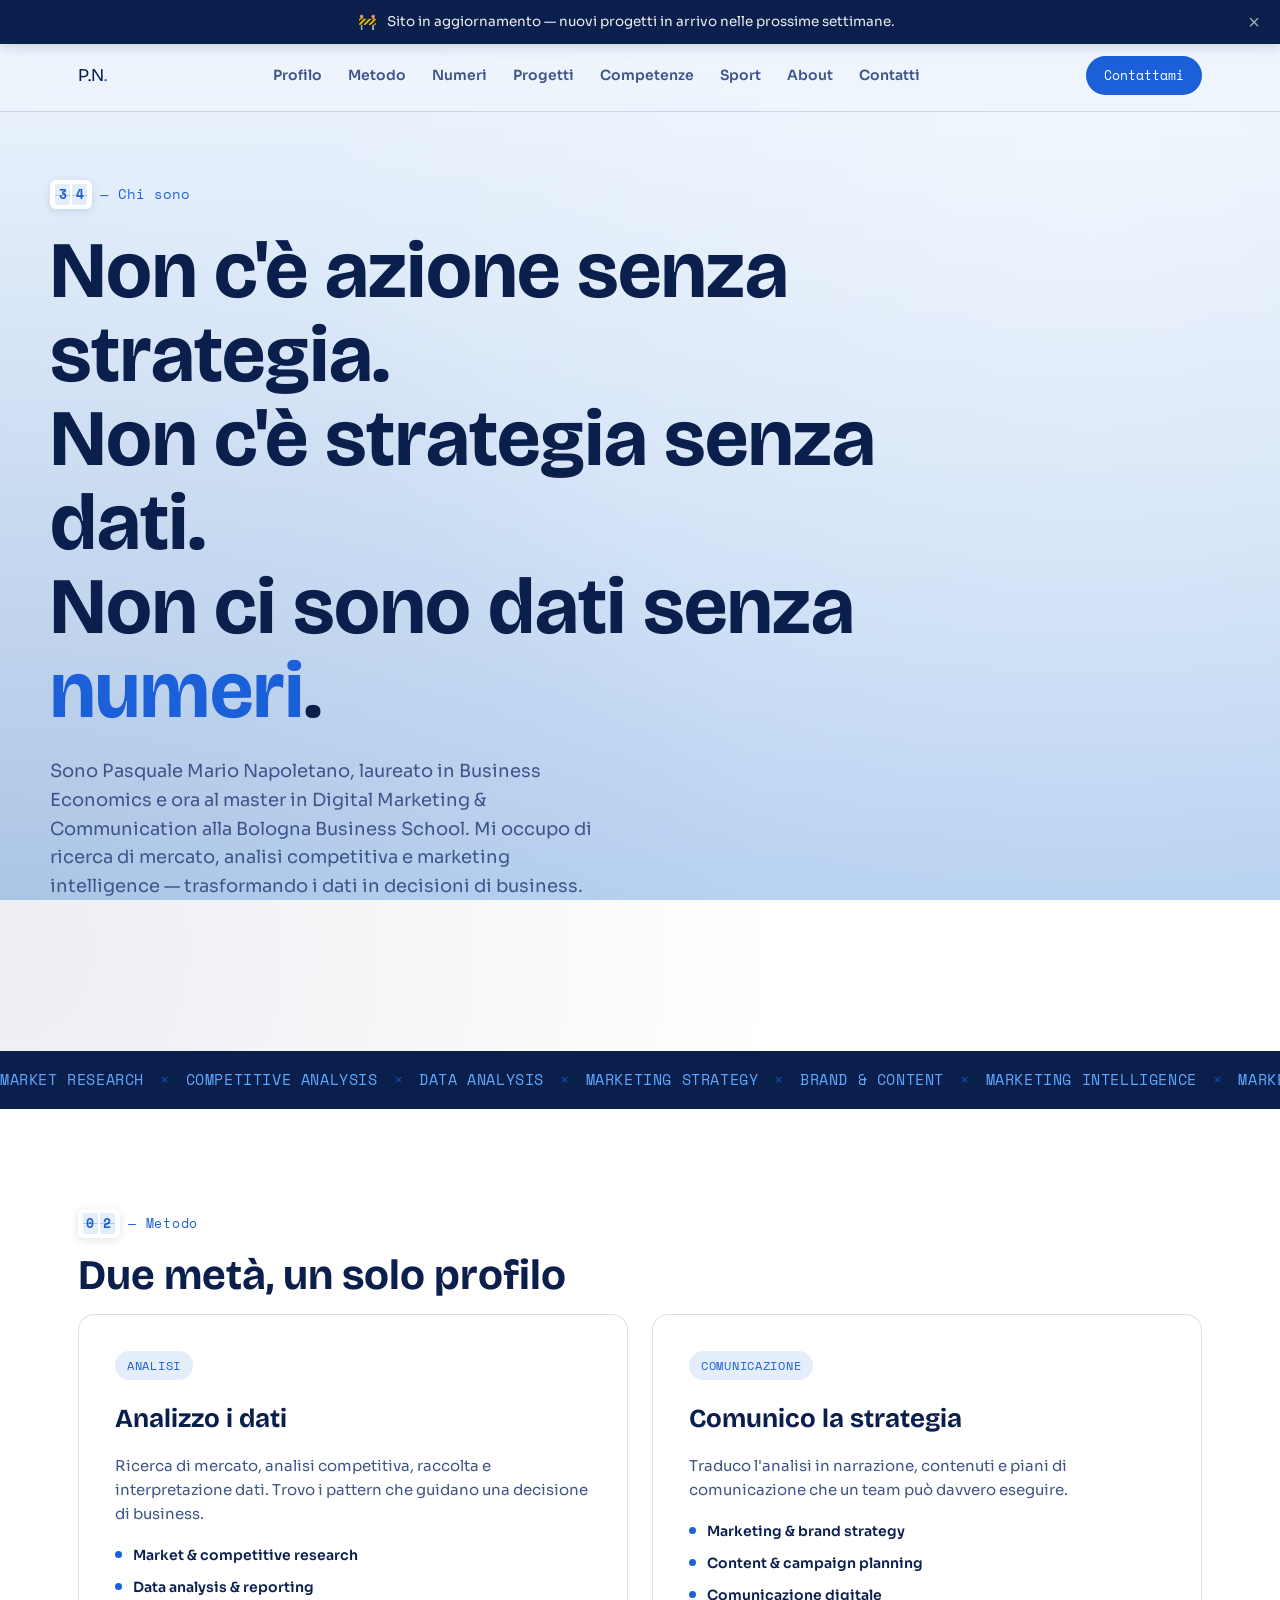
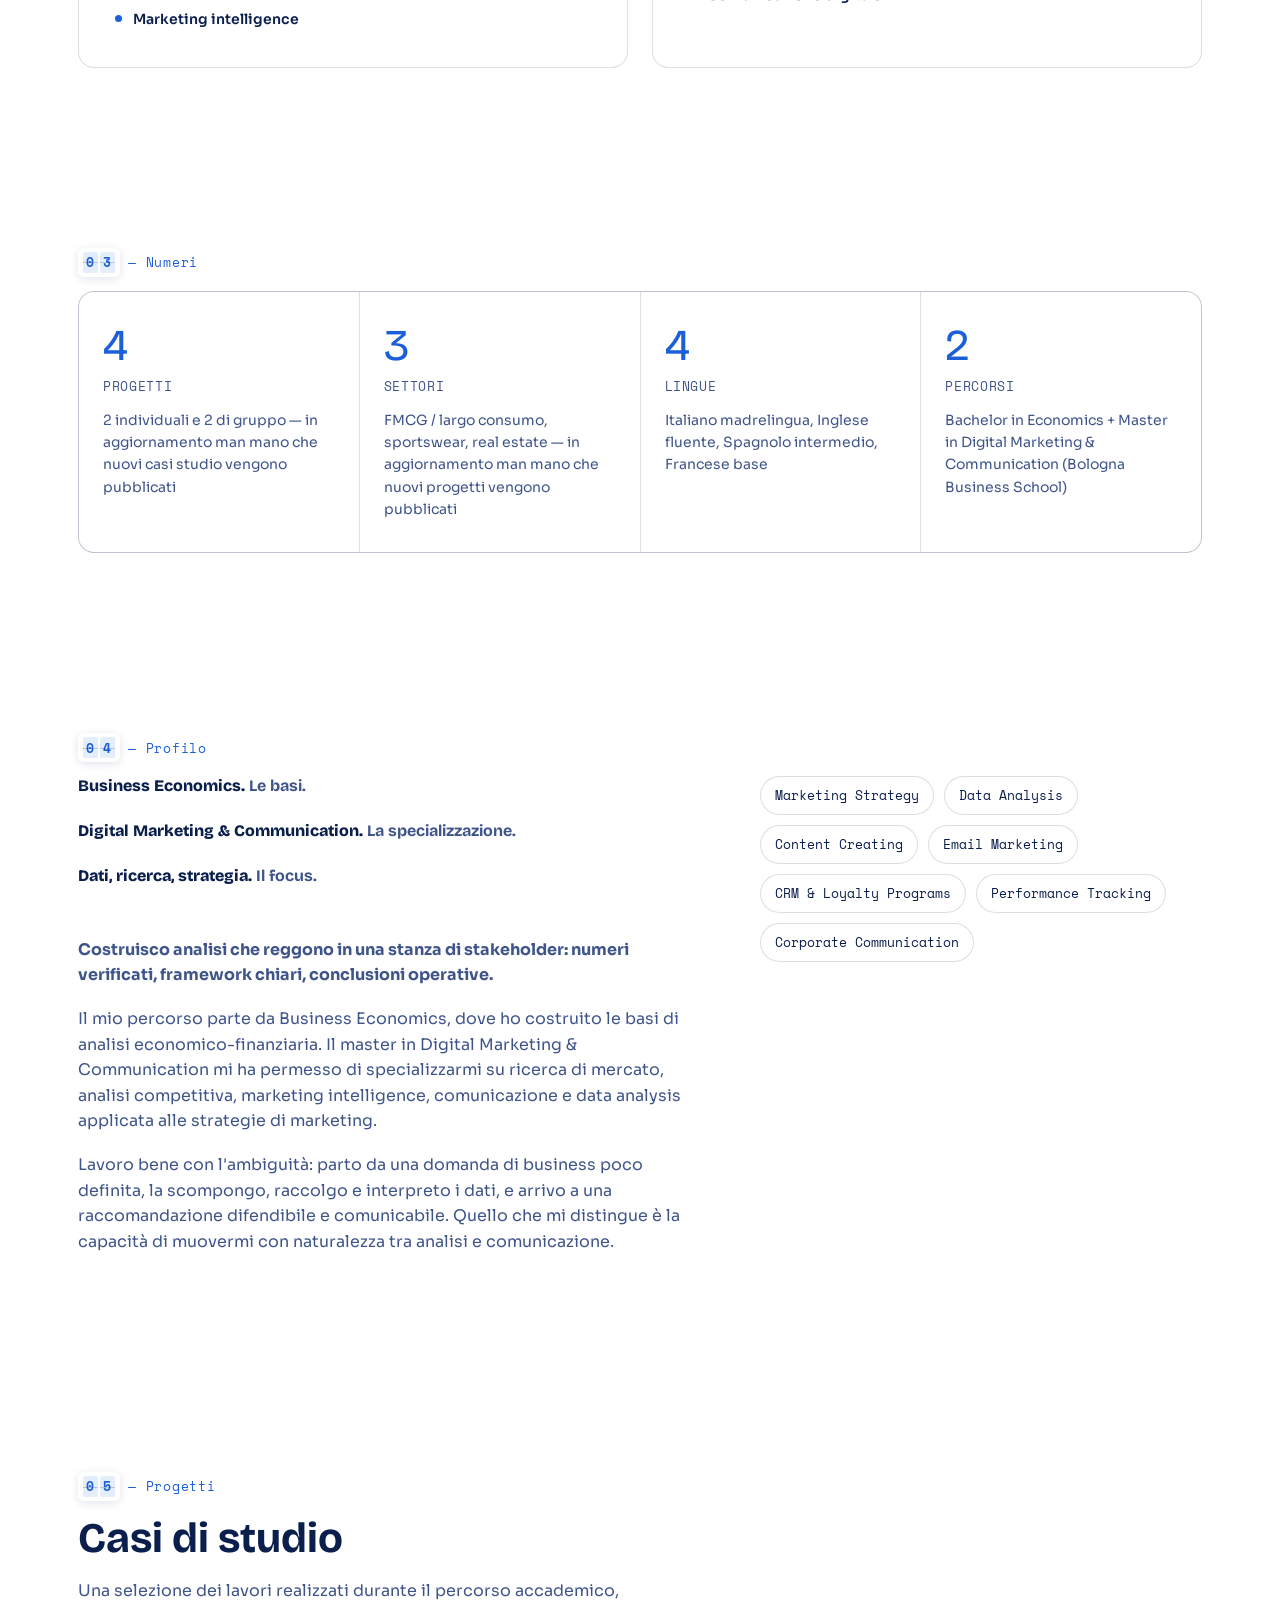
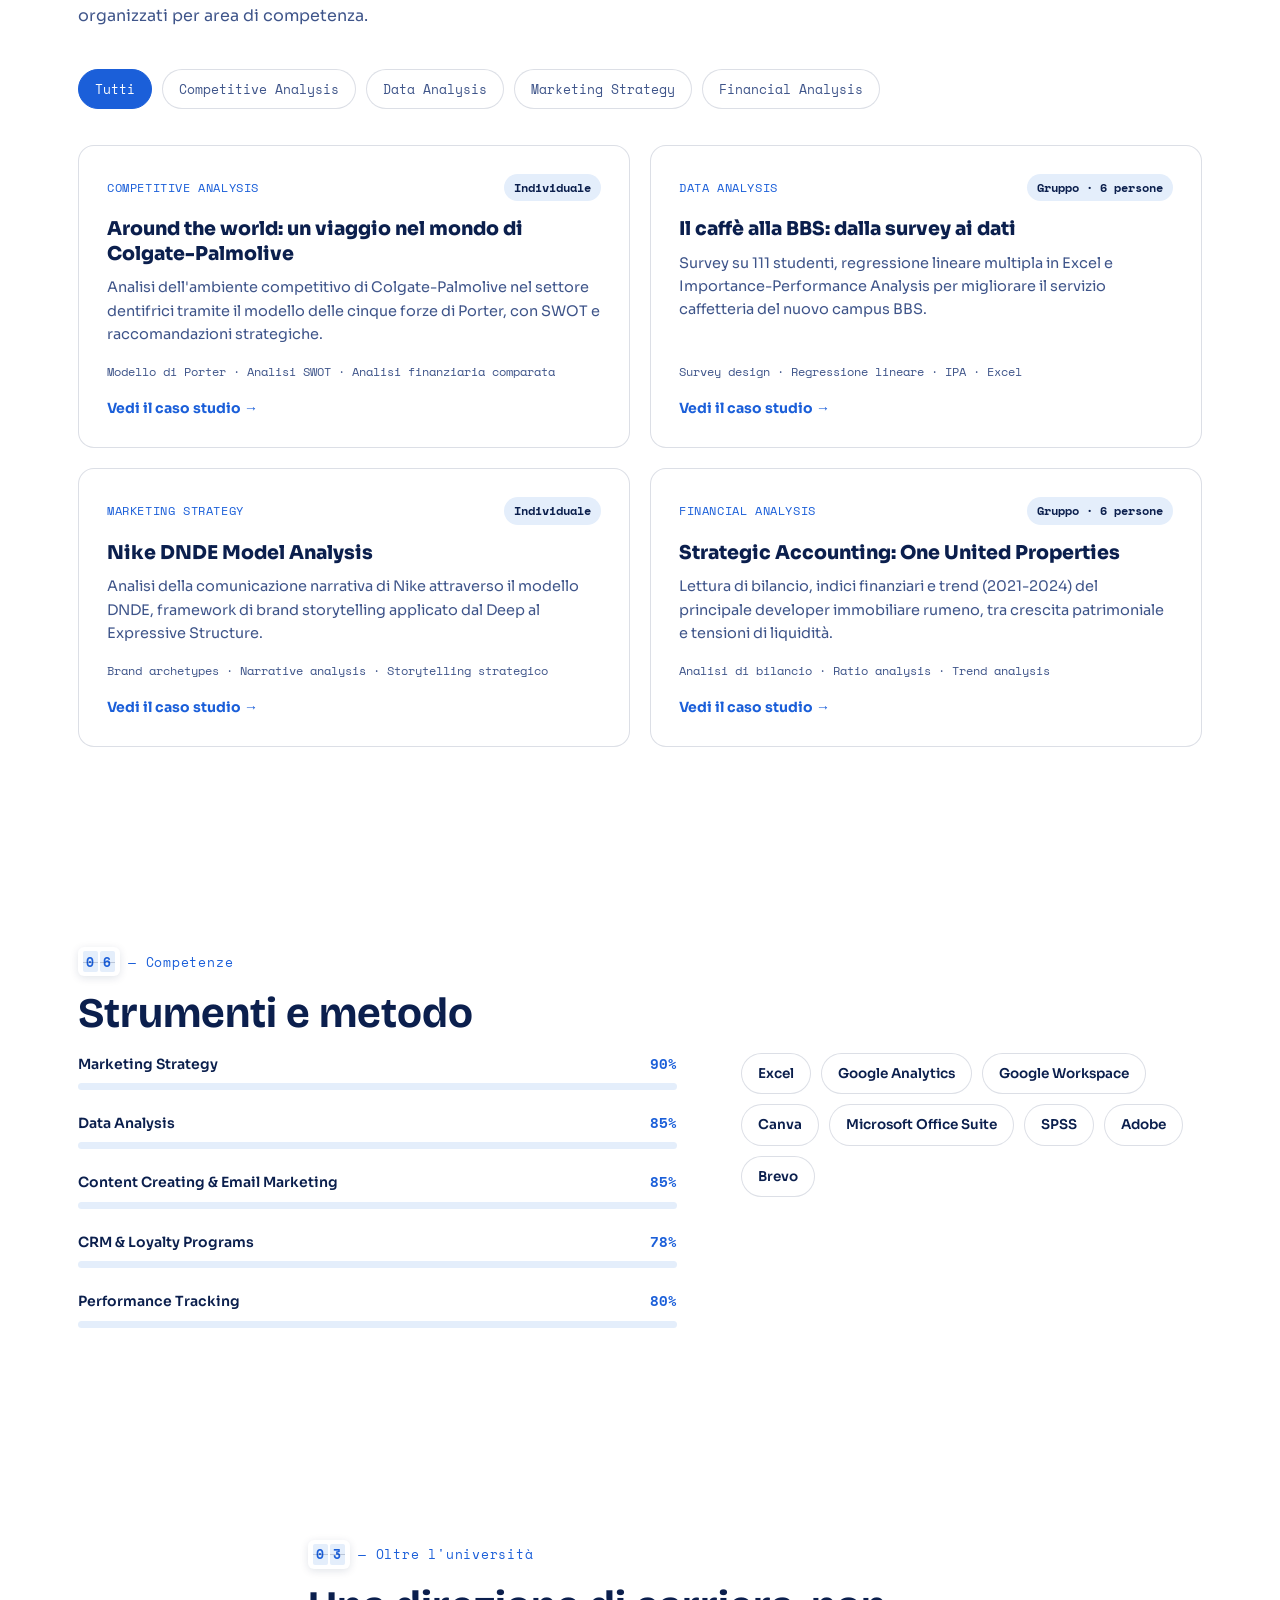
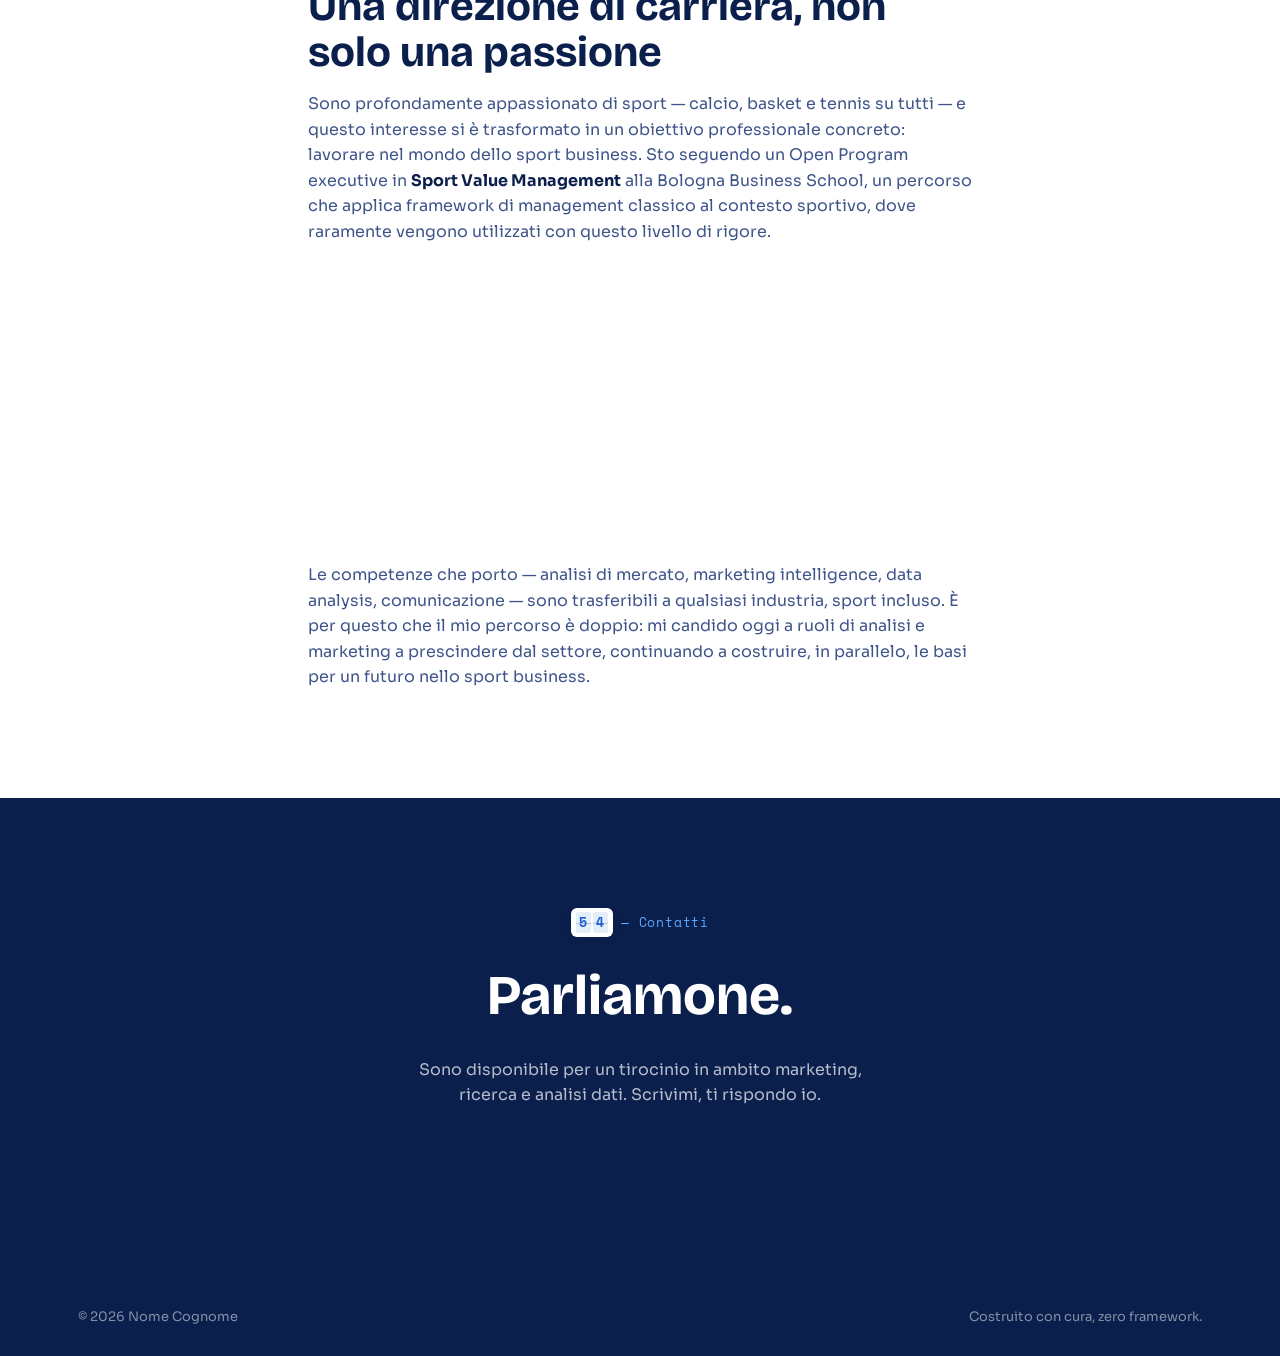
<file: index.html>
<!DOCTYPE html>
<html lang="it">
<head>
<meta charset="UTF-8">
<meta name="viewport" content="width=device-width, initial-scale=1.0">
<title>Pasquale Mario Napoletano — Marketing Intelligence & Market Analysis</title>
<meta name="description" content="Portfolio accademico di Pasquale Mario Napoletano — Business Economics & Digital Marketing and Communication. Market research, competitive analysis, data analysis, marketing strategy.">
<meta name="robots" content="noindex, nofollow">

<link rel="preconnect" href="https://fonts.googleapis.com">
<link rel="preconnect" href="https://fonts.gstatic.com" crossorigin>
<link href="https://fonts.googleapis.com/css2?family=Bricolage+Grotesque:opsz,wght@12..96,600..800&family=Sora:wght@400;500;600;700&family=Inter:wght@400;500;600;700;800&family=Space+Mono:wght@400;700&display=swap" rel="stylesheet">

<link rel="stylesheet" href="css/style.css">
</head>
<body>

<!-- ============ WIP BANNER ============ -->
<div class="wip-banner" id="wipBanner">
  <span class="wip-icon">🚧</span>
  <span class="wip-text">Sito in aggiornamento &mdash; nuovi progetti in arrivo nelle prossime settimane.</span>
  <button class="wip-close" id="wipClose" aria-label="Chiudi">&times;</button>
</div>

<!-- ============ NAV ============ -->
<header class="nav" id="nav">
  <div class="nav-inner">
    <a href="#top" class="nav-logo">P.N<span class="dot">.</span></a>
    <nav class="nav-links">
      <a href="#about">Profilo</a>
      <a href="#approach">Metodo</a>
      <a href="#stats">Numeri</a>
      <a href="#projects">Progetti</a>
      <a href="#skills">Competenze</a>
      <a href="#sport">Sport</a>
      <a href="about.html">About</a>
      <a href="#contact">Contatti</a>
    </nav>
    <a href="#contact" class="nav-cta">Contattami</a>
    <button class="nav-burger" id="navBurger" aria-label="Apri menu">
      <span></span><span></span><span></span>
    </button>
  </div>
</header>

<div class="mobile-menu" id="mobileMenu">
  <a href="#about">Profilo</a>
  <a href="#approach">Metodo</a>
  <a href="#stats">Numeri</a>
  <a href="#projects">Progetti</a>
  <a href="#skills">Competenze</a>
  <a href="#sport">Sport</a>
  <a href="about.html">About</a>
  <a href="#contact">Contatti</a>
  <a href="about.html" class="mobile-cta">About</a>
</div>

<!-- ============ HERO ============ -->
<section class="hero" id="top">
  <div class="hero-inner">
    <p class="hero-eyebrow"><span class="flap-group" data-flap="01"><span class="flap">0</span><span class="flap">0</span></span> — Chi sono</p>
    <h1 class="hero-title reveal-title">
      Non c'è azione senza strategia.<br>
      Non c'è strategia senza dati.<br>
      Non ci sono dati senza <span class="hero-highlight">numeri</span>.
    </h1>
    <p class="hero-sub reveal">
      Sono Pasquale Mario Napoletano, laureato in Business Economics e ora al master in Digital Marketing &amp; Communication
      alla Bologna Business School. Mi occupo di ricerca di mercato, analisi competitiva e marketing intelligence —
      trasformando i dati in decisioni di business.
    </p>
    <div class="hero-actions reveal">
      <a href="#projects" class="btn btn-primary">Guarda i progetti</a>
      <a href="#contact" class="btn btn-ghost">Contattami</a>
    </div>
  </div>
</section>

<!-- ============ MARQUEE ============ -->
<div class="marquee">
  <div class="marquee-track">
    <span>Market Research</span><span class="dot-sep">×</span>
    <span>Competitive Analysis</span><span class="dot-sep">×</span>
    <span>Data Analysis</span><span class="dot-sep">×</span>
    <span>Marketing Strategy</span><span class="dot-sep">×</span>
    <span>Brand &amp; Content</span><span class="dot-sep">×</span>
    <span>Marketing Intelligence</span><span class="dot-sep">×</span>
    <span>Market Research</span><span class="dot-sep">×</span>
    <span>Competitive Analysis</span><span class="dot-sep">×</span>
    <span>Data Analysis</span><span class="dot-sep">×</span>
    <span>Marketing Strategy</span><span class="dot-sep">×</span>
    <span>Brand &amp; Content</span><span class="dot-sep">×</span>
    <span>Marketing Intelligence</span><span class="dot-sep">×</span>
  </div>
</div>

<!-- ============ TWO SIDES (bilanciamento data/comunicazione) ============ -->
<section class="duality" id="approach">
  <div class="section-inner">
    <p class="section-eyebrow"><span class="flap-group" data-flap="02"><span class="flap">0</span><span class="flap">0</span></span> — Metodo</p>
    <h2 class="section-title reveal-title">Due metà, un solo profilo</h2>
    <div class="duality-grid">
      <div class="duality-card reveal">
        <span class="duality-tag">Analisi</span>
        <h3>Analizzo i dati</h3>
        <p>
          Ricerca di mercato, analisi competitiva, raccolta e interpretazione dati.
          Trovo i pattern che guidano una decisione di business.
        </p>
        <ul>
          <li>Market &amp; competitive research</li>
          <li>Data analysis &amp; reporting</li>
          <li>Marketing intelligence</li>
        </ul>
      </div>
      <div class="duality-card reveal">
        <span class="duality-tag">Comunicazione</span>
        <h3>Comunico la strategia</h3>
        <p>
          Traduco l'analisi in narrazione, contenuti e piani di comunicazione
          che un team può davvero eseguire.
        </p>
        <ul>
          <li>Marketing &amp; brand strategy</li>
          <li>Content &amp; campaign planning</li>
          <li>Comunicazione digitale</li>
        </ul>
      </div>
    </div>
  </div>
</section>

<!-- ============ STATS ============ -->
<section class="stats" id="stats">
  <div class="section-inner">
    <p class="section-eyebrow"><span class="flap-group" data-flap="03"><span class="flap">0</span><span class="flap">0</span></span> — Numeri</p>
    <div class="stats-grid">
      <div class="stat-card reveal">
        <span class="stat-number" data-count="4">0</span>
        <span class="stat-unit">progetti</span>
        <p class="stat-label">2 individuali e 2 di gruppo — in aggiornamento man mano che nuovi casi studio vengono pubblicati</p>
      </div>
      <div class="stat-card reveal">
        <span class="stat-number" data-count="3">0</span>
        <span class="stat-unit">settori</span>
        <p class="stat-label">FMCG / largo consumo, sportswear, real estate — in aggiornamento man mano che nuovi progetti vengono pubblicati</p>
      </div>
      <div class="stat-card reveal">
        <span class="stat-number" data-count="4">0</span>
        <span class="stat-unit">lingue</span>
        <p class="stat-label">Italiano madrelingua, Inglese fluente, Spagnolo intermedio, Francese base</p>
      </div>
      <div class="stat-card reveal">
        <span class="stat-number" data-count="2">0</span>
        <span class="stat-unit">percorsi</span>
        <p class="stat-label">Bachelor in Economics + Master in Digital Marketing &amp; Communication (Bologna Business School)</p>
      </div>
    </div>
  </div>
</section>

<!-- ============ ABOUT ============ -->
<section class="about" id="about">
  <div class="section-inner">
    <p class="section-eyebrow"><span class="flap-group" data-flap="04"><span class="flap">0</span><span class="flap">0</span></span> — Profilo</p>
    <div class="about-grid">
      <div class="about-text">
        <div class="about-rows">
          <p class="about-row reveal"><strong>Business Economics.</strong> Le basi.</p>
          <p class="about-row reveal"><strong>Digital Marketing &amp; Communication.</strong> La specializzazione.</p>
          <p class="about-row reveal"><strong>Dati, ricerca, strategia.</strong> Il focus.</p>
        </div>
        <p class="about-lead reveal">
          Costruisco analisi che reggono in una stanza di stakeholder: numeri verificati,
          framework chiari, conclusioni operative.
        </p>
        <p class="reveal">
          Il mio percorso parte da Business Economics, dove ho costruito le basi di analisi
          economico-finanziaria. Il master in Digital Marketing &amp; Communication mi ha permesso
          di specializzarmi su ricerca di mercato, analisi competitiva, marketing intelligence,
          comunicazione e data analysis applicata alle strategie di marketing.
        </p>
        <p class="reveal">
          Lavoro bene con l'ambiguità: parto da una domanda di business poco definita,
          la scompongo, raccolgo e interpreto i dati, e arrivo a una raccomandazione
          difendibile e comunicabile. Quello che mi distingue è la capacità di muovermi
          con naturalezza tra analisi e comunicazione.
        </p>
      </div>
      <div class="about-tags reveal">
        <span class="tag">Marketing Strategy</span>
        <span class="tag">Data Analysis</span>
        <span class="tag">Content Creating</span>
        <span class="tag">Email Marketing</span>
        <span class="tag">CRM &amp; Loyalty Programs</span>
        <span class="tag">Performance Tracking</span>
        <span class="tag">Corporate Communication</span>
      </div>
    </div>
  </div>
</section>

<!-- ============ PROJECTS ============ -->
<section class="projects" id="projects">
  <div class="section-inner">
    <p class="section-eyebrow"><span class="flap-group" data-flap="05"><span class="flap">0</span><span class="flap">0</span></span> — Progetti</p>
    <h2 class="section-title reveal-title">Casi di studio</h2>
    <p class="section-intro reveal">
      Una selezione dei lavori realizzati durante il percorso accademico,
      organizzati per area di competenza.
    </p>

    <div class="filter-bar" id="filterBar">
      <button class="filter-btn active" data-filter="all">Tutti</button>
      <button class="filter-btn" data-filter="competitive">Competitive Analysis</button>
      <button class="filter-btn" data-filter="data">Data Analysis</button>
      <button class="filter-btn" data-filter="strategy">Marketing Strategy</button>
      <button class="filter-btn" data-filter="financial">Financial Analysis</button>
    </div>

    <div class="project-grid" id="projectGrid">

      <article class="project-card reveal" data-category="competitive research">
        <div class="project-card-top">
          <span class="project-tag">Competitive Analysis</span>
          <span class="project-metric">Individuale</span>
        </div>
        <h3 class="project-title">Around the world: un viaggio nel mondo di Colgate-Palmolive</h3>
        <p class="project-desc">
          Analisi dell'ambiente competitivo di Colgate-Palmolive nel settore dentifrici tramite
          il modello delle cinque forze di Porter, con SWOT e raccomandazioni strategiche.
        </p>
        <div class="project-meta">
          <span>Modello di Porter · Analisi SWOT · Analisi finanziaria comparata</span>
        </div>
        <a href="progetti/colgate-porter.html" class="project-link">Vedi il caso studio →</a>
      </article>

      <article class="project-card reveal" data-category="data">
        <div class="project-card-top">
          <span class="project-tag">Data Analysis</span>
          <span class="project-metric">Gruppo &middot; 6 persone</span>
        </div>
        <h3 class="project-title">Il caff&egrave; alla BBS: dalla survey ai dati</h3>
        <p class="project-desc">
          Survey su 111 studenti, regressione lineare multipla in Excel e
          Importance-Performance Analysis per migliorare il servizio
          caffetteria del nuovo campus BBS.
        </p>
        <div class="project-meta">
          <span>Survey design &middot; Regressione lineare &middot; IPA &middot; Excel</span>
        </div>
        <a href="progetti/data-analysis-bbs.html" class="project-link">Vedi il caso studio &rarr;</a>
      </article>

      <article class="project-card reveal" data-category="strategy">
        <div class="project-card-top">
          <span class="project-tag">Marketing Strategy</span>
          <span class="project-metric">Individuale</span>
        </div>
        <h3 class="project-title">Nike DNDE Model Analysis</h3>
        <p class="project-desc">
          Analisi della comunicazione narrativa di Nike attraverso il modello DNDE,
          framework di brand storytelling applicato dal Deep al Expressive Structure.
        </p>
        <div class="project-meta">
          <span>Brand archetypes · Narrative analysis · Storytelling strategico</span>
        </div>
        <a href="progetti/nike-dnde.html" class="project-link">Vedi il caso studio →</a>
      </article>

      <article class="project-card reveal" data-category="financial">
        <div class="project-card-top">
          <span class="project-tag">Financial Analysis</span>
          <span class="project-metric">Gruppo · 6 persone</span>
        </div>
        <h3 class="project-title">Strategic Accounting: One United Properties</h3>
        <p class="project-desc">
          Lettura di bilancio, indici finanziari e trend (2021-2024) del principale
          developer immobiliare rumeno, tra crescita patrimoniale e tensioni di liquidità.
        </p>
        <div class="project-meta">
          <span>Analisi di bilancio · Ratio analysis · Trend analysis</span>
        </div>
        <a href="progetti/strategic-accounting.html" class="project-link">Vedi il caso studio →</a>
      </article>

    </div>
  </div>
</section>

<!-- ============ SKILLS ============ -->
<section class="skills" id="skills">
  <div class="section-inner">
    <p class="section-eyebrow"><span class="flap-group" data-flap="06"><span class="flap">0</span><span class="flap">0</span></span> — Competenze</p>
    <h2 class="section-title reveal-title">Strumenti e metodo</h2>

    <div class="skills-grid">
      <div class="skill-bars reveal">
        <div class="skill-bar-item">
          <div class="skill-bar-top"><span>Marketing Strategy</span><span>90%</span></div>
          <div class="skill-bar-track"><div class="skill-bar-fill" data-width="90"></div></div>
        </div>
        <div class="skill-bar-item">
          <div class="skill-bar-top"><span>Data Analysis</span><span>85%</span></div>
          <div class="skill-bar-track"><div class="skill-bar-fill" data-width="85"></div></div>
        </div>
        <div class="skill-bar-item">
          <div class="skill-bar-top"><span>Content Creating &amp; Email Marketing</span><span>85%</span></div>
          <div class="skill-bar-track"><div class="skill-bar-fill" data-width="85"></div></div>
        </div>
        <div class="skill-bar-item">
          <div class="skill-bar-top"><span>CRM &amp; Loyalty Programs</span><span>78%</span></div>
          <div class="skill-bar-track"><div class="skill-bar-fill" data-width="78"></div></div>
        </div>
        <div class="skill-bar-item">
          <div class="skill-bar-top"><span>Performance Tracking</span><span>80%</span></div>
          <div class="skill-bar-track"><div class="skill-bar-fill" data-width="80"></div></div>
        </div>
      </div>

      <div class="tools-cloud reveal">
        <span class="tool-chip">Excel</span>
        <span class="tool-chip">Google Analytics</span>
        <span class="tool-chip">Google Workspace</span>
        <span class="tool-chip">Canva</span>
        <span class="tool-chip">Microsoft Office Suite</span>
        <span class="tool-chip">SPSS</span>
        <span class="tool-chip">Adobe</span>
        <span class="tool-chip">Brevo</span>
      </div>
    </div>
  </div>
</section>

<!-- ============ SPORT ============ -->
<section class="sport" id="sport">
  <div class="section-inner sport-inner">
    <p class="section-eyebrow"><span class="flap-group" data-flap="07"><span class="flap">0</span><span class="flap">0</span></span> — Oltre l'università</p>
    <h2 class="section-title reveal-title">Una direzione di carriera, non solo una passione</h2>
    <p class="sport-text reveal">
      Sono profondamente appassionato di sport — calcio, basket e tennis su tutti — e questo
      interesse si è trasformato in un obiettivo professionale concreto: lavorare nel mondo
      dello sport business. Sto seguendo un Open Program executive in
      <strong>Sport Value Management</strong> alla Bologna Business School, un percorso che
      applica framework di management classico al contesto sportivo, dove raramente vengono
      utilizzati con questo livello di rigore.
    </p>
    <p class="sport-text reveal">
      Tre idee, in particolare, hanno cambiato il modo in cui leggo un'organizzazione
      sportiva. La prima è un adattamento del modello delle cinque forze di Porter in
      una versione a <strong>sei forze competitive sport-specifiche</strong>, che riconosce
      come nello sport i "fornitori" non esistano in senso tradizionale, ma si dividano in
      partner economici, tecnici e istituzionali — ciascuno con logiche e aspettative
      profondamente diverse. La seconda è la distinzione tra <strong>invarianti e
      variabili</strong>: ciò che un'organizzazione deve fissare per dieci anni (identità,
      valori, scopo) non si confonde con ciò che va invece adattato stagione per stagione
      (programmi, budget, iniziative), pena la perdita di credibilità verso sponsor, tifosi
      e partner. La terza è il concetto di <strong>pathos</strong>: il senso di scopo che
      anima volontari, staff e atleti non è una conseguenza dei risultati sportivi, ma
      spesso ne è la vera causa.
    </p>
    <p class="sport-text reveal">
      Le competenze che porto — analisi di mercato, marketing intelligence, data analysis,
      comunicazione — sono trasferibili a qualsiasi industria, sport incluso. È per questo
      che il mio percorso è doppio: mi candido oggi a ruoli di analisi e marketing a
      prescindere dal settore, continuando a costruire, in parallelo, le basi per un
      futuro nello sport business.
    </p>
  </div>
</section>

<!-- ============ CONTACT ============ -->
<section class="contact" id="contact">
  <div class="section-inner contact-inner">
    <p class="section-eyebrow"><span class="flap-group" data-flap="08"><span class="flap">0</span><span class="flap">0</span></span> — Contatti</p>
    <h2 class="contact-title reveal-title">Parliamone.</h2>
    <p class="contact-sub reveal">
      Sono disponibile per un tirocinio in ambito marketing, ricerca e analisi dati.
      Scrivimi, ti rispondo io.
    </p>
    <div class="contact-links reveal">
      <a href="mailto:pasqualemario.napoletano@gmail.com" class="contact-link">pasqualemario.napoletano@gmail.com</a>
      <a href="https://www.linkedin.com/in/pasquale-napoletano/" target="_blank" rel="noopener" class="contact-link">LinkedIn ↗</a>
      <a href="about.html" class="contact-link">Tutte le info → About</a>
    </div>
  </div>
</section>

<footer class="footer">
  <div class="section-inner footer-inner">
    <span>© 2026 Nome Cognome</span>
    <span>Costruito con cura, zero framework.</span>
  </div>
</footer>

<script src="js/script.js"></script>
<script>
  (function() {
    var banner = document.getElementById('wipBanner');
    var closeBtn = document.getElementById('wipClose');
    if (banner) {
      document.body.classList.add('wip-visible');
      closeBtn.addEventListener('click', function() {
        banner.classList.add('hidden');
        document.body.classList.remove('wip-visible');
      });
    }
  })();
</script>
</body>
</html>
</file>
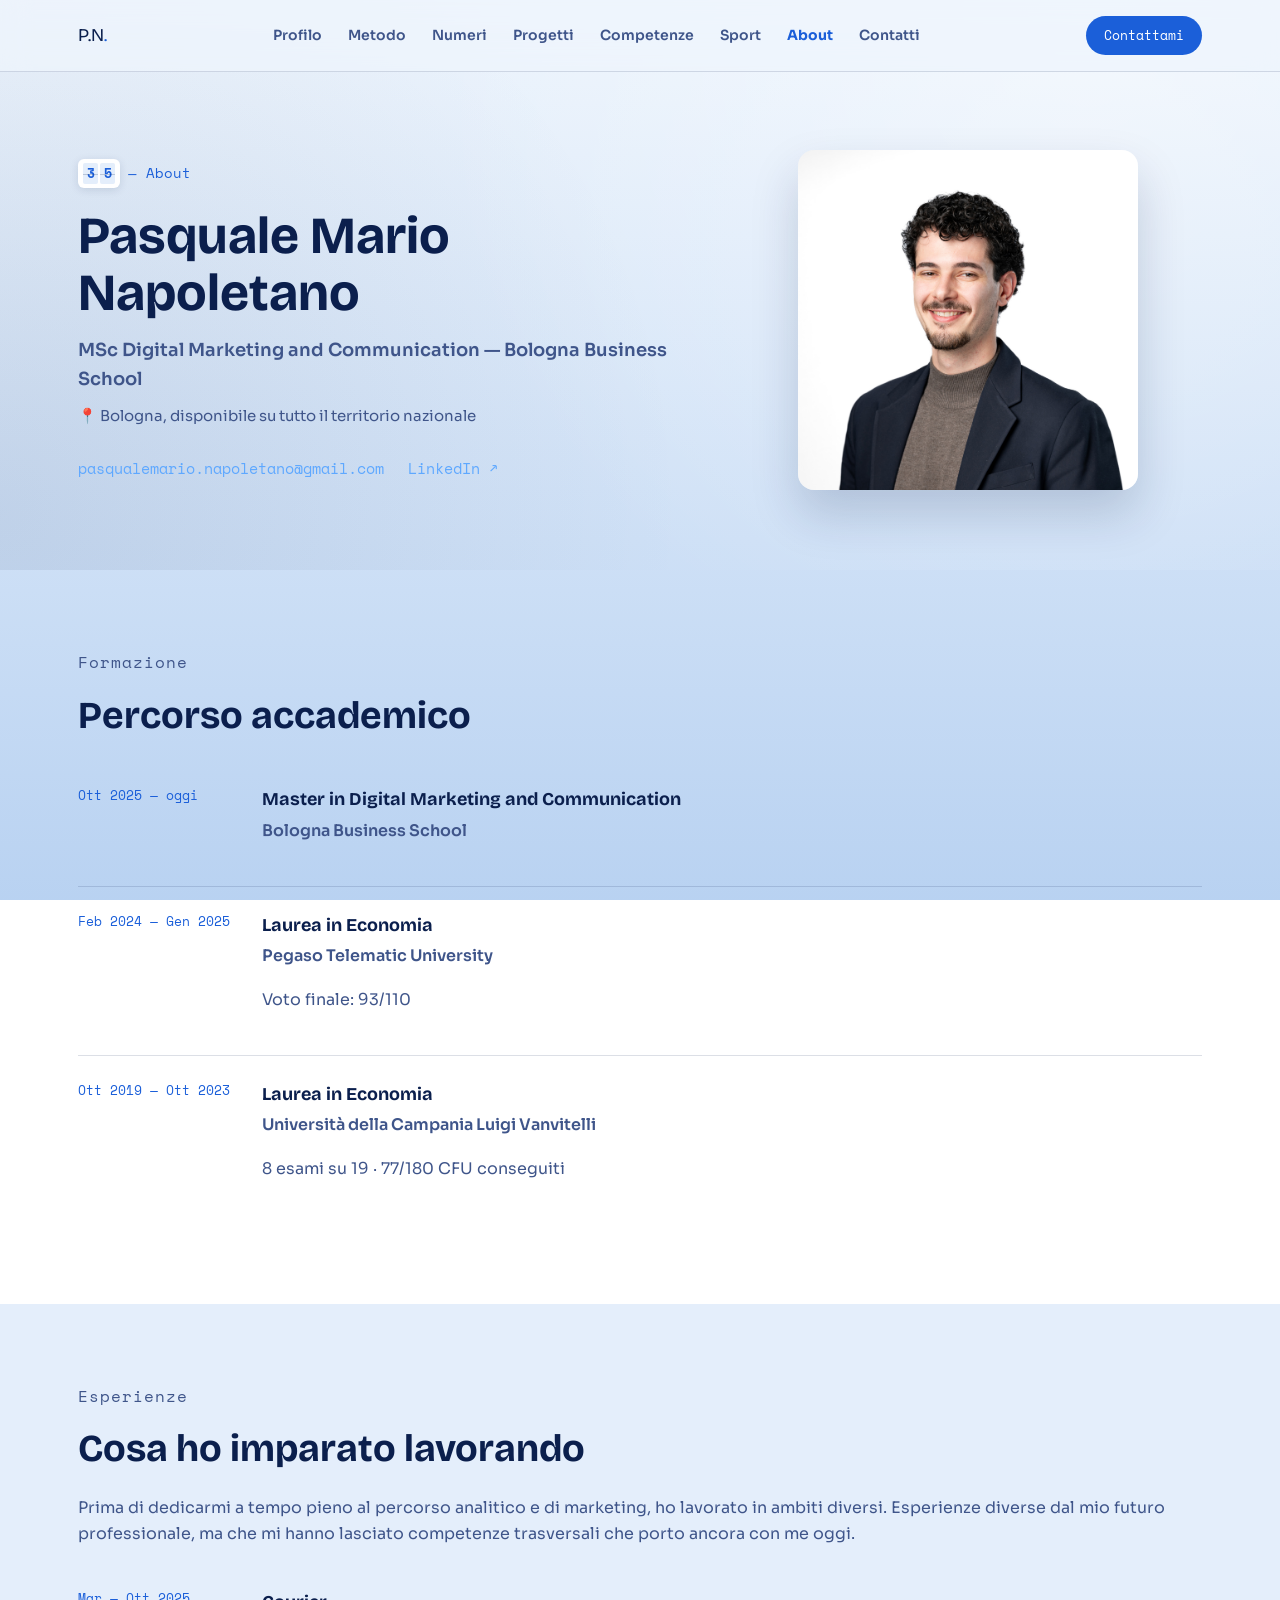
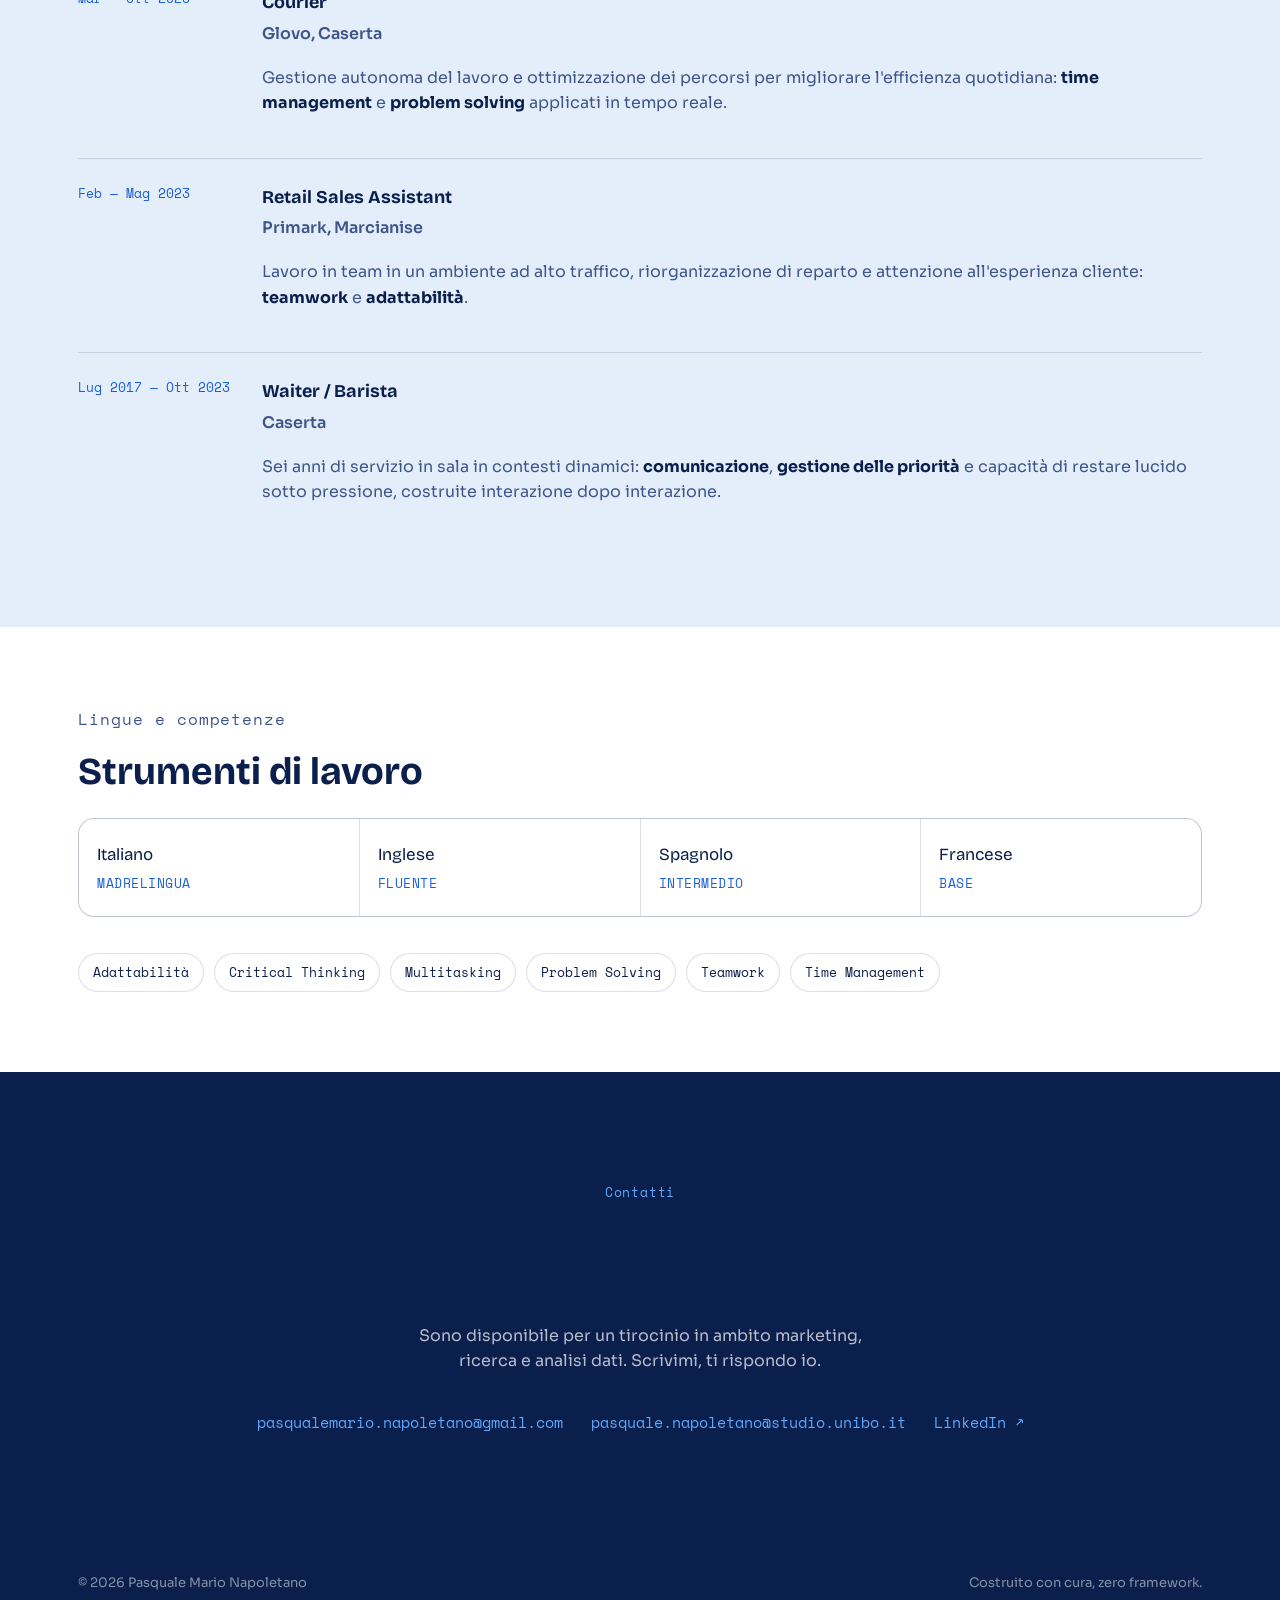
<file: about.html>
<!DOCTYPE html>
<html lang="it">
<head>
<meta charset="UTF-8">
<meta name="viewport" content="width=device-width, initial-scale=1.0">
<title>About — Pasquale Mario Napoletano</title>
<meta name="description" content="Profilo completo di Pasquale Mario Napoletano — formazione, esperienze e competenze.">
<meta name="robots" content="noindex, nofollow">

<link rel="preconnect" href="https://fonts.googleapis.com">
<link rel="preconnect" href="https://fonts.gstatic.com" crossorigin>
<link href="https://fonts.googleapis.com/css2?family=Bricolage+Grotesque:opsz,wght@12..96,600..800&family=Sora:wght@400;500;600;700&family=Inter:wght@400;500;600;700;800&family=Space+Mono:wght@400;700&display=swap" rel="stylesheet">

<link rel="stylesheet" href="css/style.css">
<link rel="stylesheet" href="css/about.css">
</head>
<body>

<!-- ============ NAV ============ -->
<header class="nav" id="nav">
  <div class="nav-inner">
    <a href="index.html#top" class="nav-logo">P.N<span class="dot">.</span></a>
    <nav class="nav-links">
      <a href="index.html#about">Profilo</a>
      <a href="index.html#approach">Metodo</a>
      <a href="index.html#stats">Numeri</a>
      <a href="index.html#projects">Progetti</a>
      <a href="index.html#skills">Competenze</a>
      <a href="index.html#sport">Sport</a>
      <a href="about.html" class="nav-active">About</a>
      <a href="index.html#contact">Contatti</a>
    </nav>
    <a href="index.html#contact" class="nav-cta">Contattami</a>
    <button class="nav-burger" id="navBurger" aria-label="Apri menu">
      <span></span><span></span><span></span>
    </button>
  </div>
</header>

<div class="mobile-menu" id="mobileMenu">
  <a href="index.html#about">Profilo</a>
  <a href="index.html#approach">Metodo</a>
  <a href="index.html#stats">Numeri</a>
  <a href="index.html#projects">Progetti</a>
  <a href="index.html#skills">Competenze</a>
  <a href="index.html#sport">Sport</a>
  <a href="about.html" class="nav-active">About</a>
  <a href="index.html#contact">Contatti</a>
  <a href="index.html#contact" class="mobile-cta">Contattami</a>
</div>

<!-- ============ ABOUT HERO ============ -->
<section class="about-hero">
  <div class="section-inner about-hero-grid">
    <div class="about-hero-text">
      <p class="hero-eyebrow"><span class="flap-group" data-flap="01"><span class="flap">0</span><span class="flap">0</span></span> — About</p>
      <h1 class="about-hero-title reveal-title">Pasquale Mario Napoletano</h1>
      <p class="about-hero-role reveal">MSc Digital Marketing and Communication — Bologna Business School</p>
      <p class="about-hero-location reveal">📍 Bologna, disponibile su tutto il territorio nazionale</p>
      <div class="about-hero-links reveal">
        <a href="mailto:pasqualemario.napoletano@gmail.com" class="contact-link">pasqualemario.napoletano@gmail.com</a>
        <a href="https://www.linkedin.com/in/pasquale-napoletano/" target="_blank" rel="noopener" class="contact-link">LinkedIn ↗</a>
      </div>
    </div>
    <div class="about-hero-photo reveal">
      <img src="assets/pasquale-foto.jpg" alt="Pasquale Mario Napoletano">
    </div>
  </div>
</section>

<!-- ============ EDUCATION ============ -->
<section class="about-section">
  <div class="section-inner project-narrow">
    <p class="section-eyebrow">Formazione</p>
    <h2 class="about-section-title reveal-title">Percorso accademico</h2>

    <div class="timeline">
      <div class="timeline-item reveal">
        <span class="timeline-date">Ott 2025 — oggi</span>
        <div class="timeline-content">
          <h3>Master in Digital Marketing and Communication</h3>
          <p class="timeline-org">Bologna Business School</p>
        </div>
      </div>
      <div class="timeline-item reveal">
        <span class="timeline-date">Feb 2024 — Gen 2025</span>
        <div class="timeline-content">
          <h3>Laurea in Economia</h3>
          <p class="timeline-org">Pegaso Telematic University</p>
          <p class="timeline-detail">Voto finale: 93/110</p>
        </div>
      </div>
      <div class="timeline-item reveal">
        <span class="timeline-date">Ott 2019 — Ott 2023</span>
        <div class="timeline-content">
          <h3>Laurea in Economia</h3>
          <p class="timeline-org">Università della Campania Luigi Vanvitelli</p>
          <p class="timeline-detail">8 esami su 19 · 77/180 CFU conseguiti</p>
        </div>
      </div>
    </div>
  </div>
</section>

<!-- ============ WORK EXPERIENCE ============ -->
<section class="about-section about-section-alt">
  <div class="section-inner project-narrow">
    <p class="section-eyebrow">Esperienze</p>
    <h2 class="about-section-title reveal-title">Cosa ho imparato lavorando</h2>
    <p class="reveal">
      Prima di dedicarmi a tempo pieno al percorso analitico e di marketing, ho lavorato in
      ambiti diversi. Esperienze diverse dal mio futuro professionale, ma che mi hanno lasciato
      competenze trasversali che porto ancora con me oggi.
    </p>

    <div class="timeline">
      <div class="timeline-item reveal">
        <span class="timeline-date">Mar — Ott 2025</span>
        <div class="timeline-content">
          <h3>Courier</h3>
          <p class="timeline-org">Glovo, Caserta</p>
          <p class="timeline-detail">Gestione autonoma del lavoro e ottimizzazione dei percorsi per migliorare l'efficienza quotidiana: <strong>time management</strong> e <strong>problem solving</strong> applicati in tempo reale.</p>
        </div>
      </div>
      <div class="timeline-item reveal">
        <span class="timeline-date">Feb — Mag 2023</span>
        <div class="timeline-content">
          <h3>Retail Sales Assistant</h3>
          <p class="timeline-org">Primark, Marcianise</p>
          <p class="timeline-detail">Lavoro in team in un ambiente ad alto traffico, riorganizzazione di reparto e attenzione all'esperienza cliente: <strong>teamwork</strong> e <strong>adattabilità</strong>.</p>
        </div>
      </div>
      <div class="timeline-item reveal">
        <span class="timeline-date">Lug 2017 — Ott 2023</span>
        <div class="timeline-content">
          <h3>Waiter / Barista</h3>
          <p class="timeline-org">Caserta</p>
          <p class="timeline-detail">Sei anni di servizio in sala in contesti dinamici: <strong>comunicazione</strong>, <strong>gestione delle priorità</strong> e capacità di restare lucido sotto pressione, costruite interazione dopo interazione.</p>
        </div>
      </div>
    </div>
  </div>
</section>

<!-- ============ LANGUAGES & SKILLS ============ -->
<section class="about-section">
  <div class="section-inner project-narrow">
    <p class="section-eyebrow">Lingue e competenze</p>
    <h2 class="about-section-title reveal-title">Strumenti di lavoro</h2>

    <div class="lang-grid reveal">
      <div class="lang-item">
        <span class="lang-name">Italiano</span>
        <span class="lang-level">Madrelingua</span>
      </div>
      <div class="lang-item">
        <span class="lang-name">Inglese</span>
        <span class="lang-level">Fluente</span>
      </div>
      <div class="lang-item">
        <span class="lang-name">Spagnolo</span>
        <span class="lang-level">Intermedio</span>
      </div>
      <div class="lang-item">
        <span class="lang-name">Francese</span>
        <span class="lang-level">Base</span>
      </div>
    </div>

    <div class="about-tags reveal" style="margin-top: 36px;">
      <span class="tag">Adattabilità</span>
      <span class="tag">Critical Thinking</span>
      <span class="tag">Multitasking</span>
      <span class="tag">Problem Solving</span>
      <span class="tag">Teamwork</span>
      <span class="tag">Time Management</span>
    </div>
  </div>
</section>

<!-- ============ CONTACT ============ -->
<section class="contact">
  <div class="section-inner contact-inner">
    <p class="section-eyebrow">Contatti</p>
    <h2 class="contact-title reveal-title">Parliamone.</h2>
    <p class="contact-sub reveal">
      Sono disponibile per un tirocinio in ambito marketing, ricerca e analisi dati.
      Scrivimi, ti rispondo io.
    </p>
    <div class="contact-links reveal">
      <a href="mailto:pasqualemario.napoletano@gmail.com" class="contact-link">pasqualemario.napoletano@gmail.com</a>
      <a href="mailto:pasquale.napoletano@studio.unibo.it" class="contact-link">pasquale.napoletano@studio.unibo.it</a>
      <a href="https://www.linkedin.com/in/pasquale-napoletano/" target="_blank" rel="noopener" class="contact-link">LinkedIn ↗</a>
    </div>
  </div>
</section>

<footer class="footer">
  <div class="section-inner footer-inner">
    <span>© 2026 Pasquale Mario Napoletano</span>
    <span>Costruito con cura, zero framework.</span>
  </div>
</footer>

<script src="js/script.js"></script>
</body>
</html>
</file>
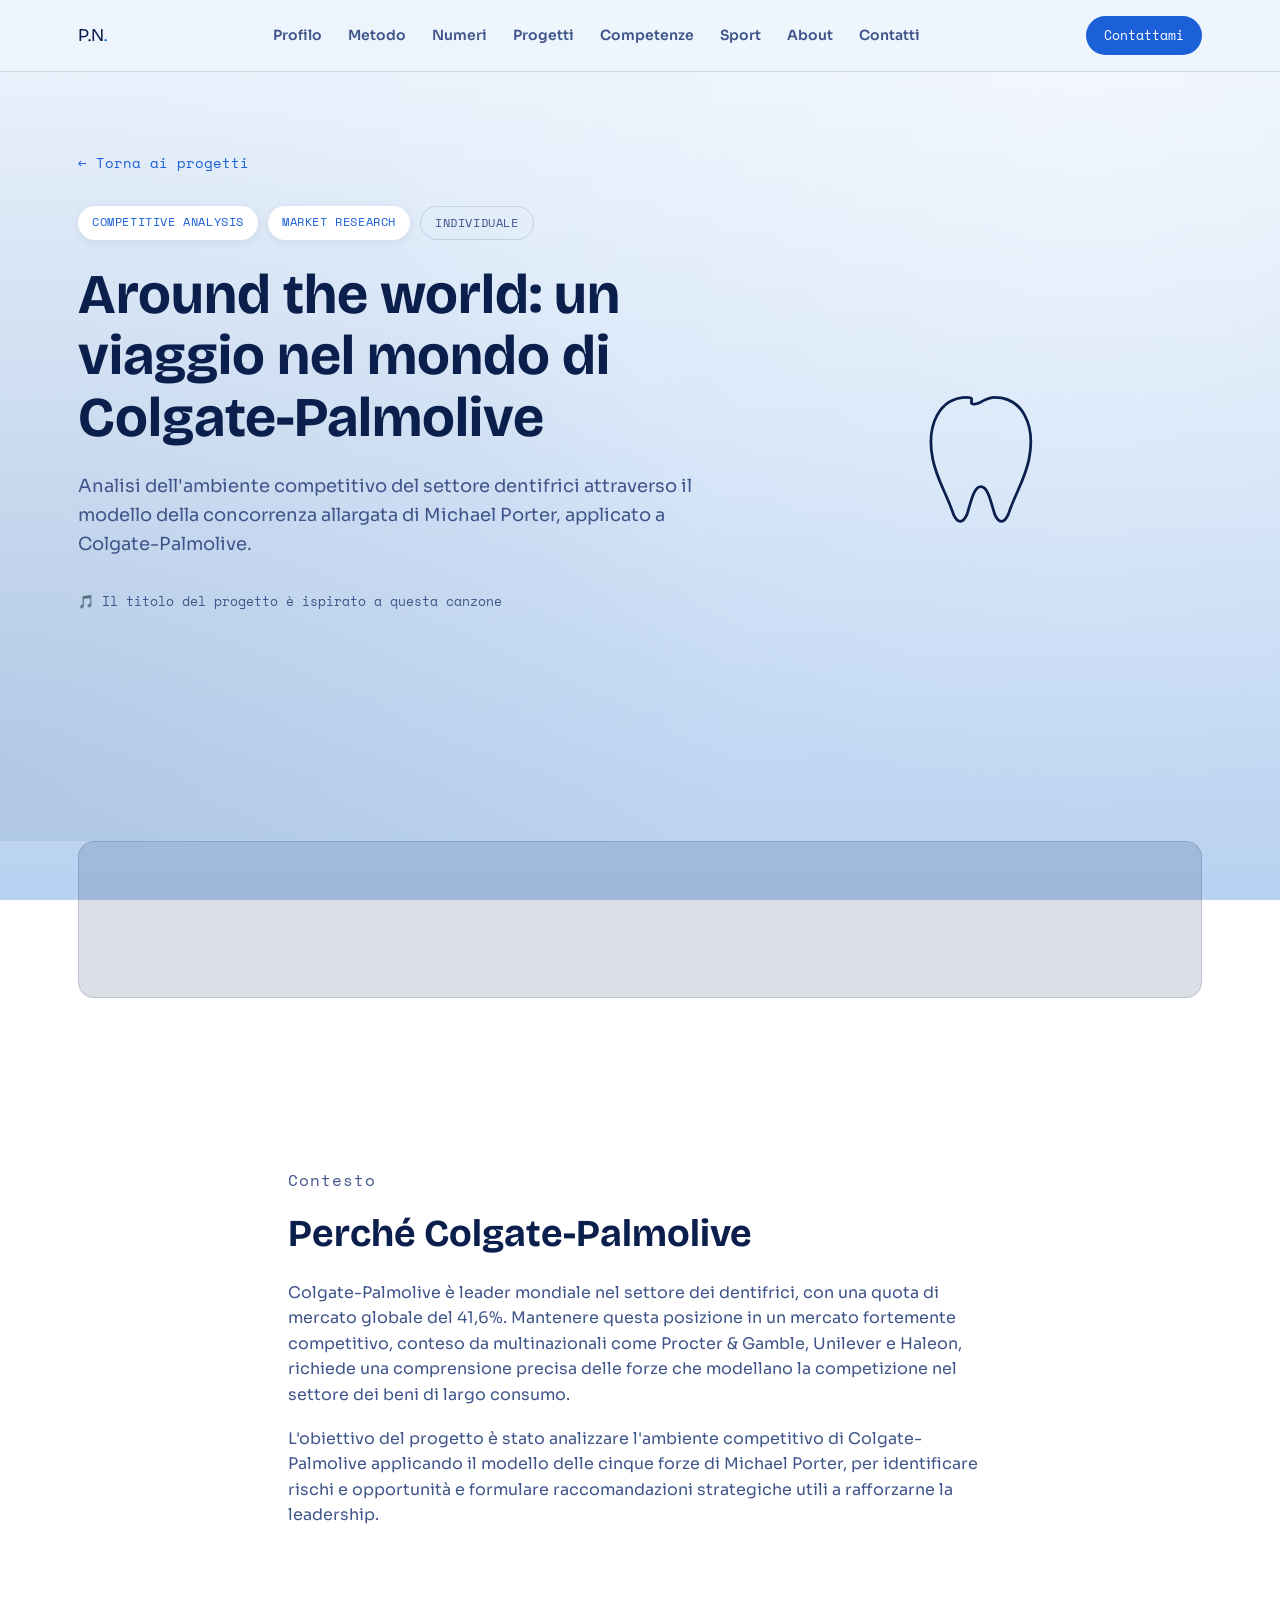
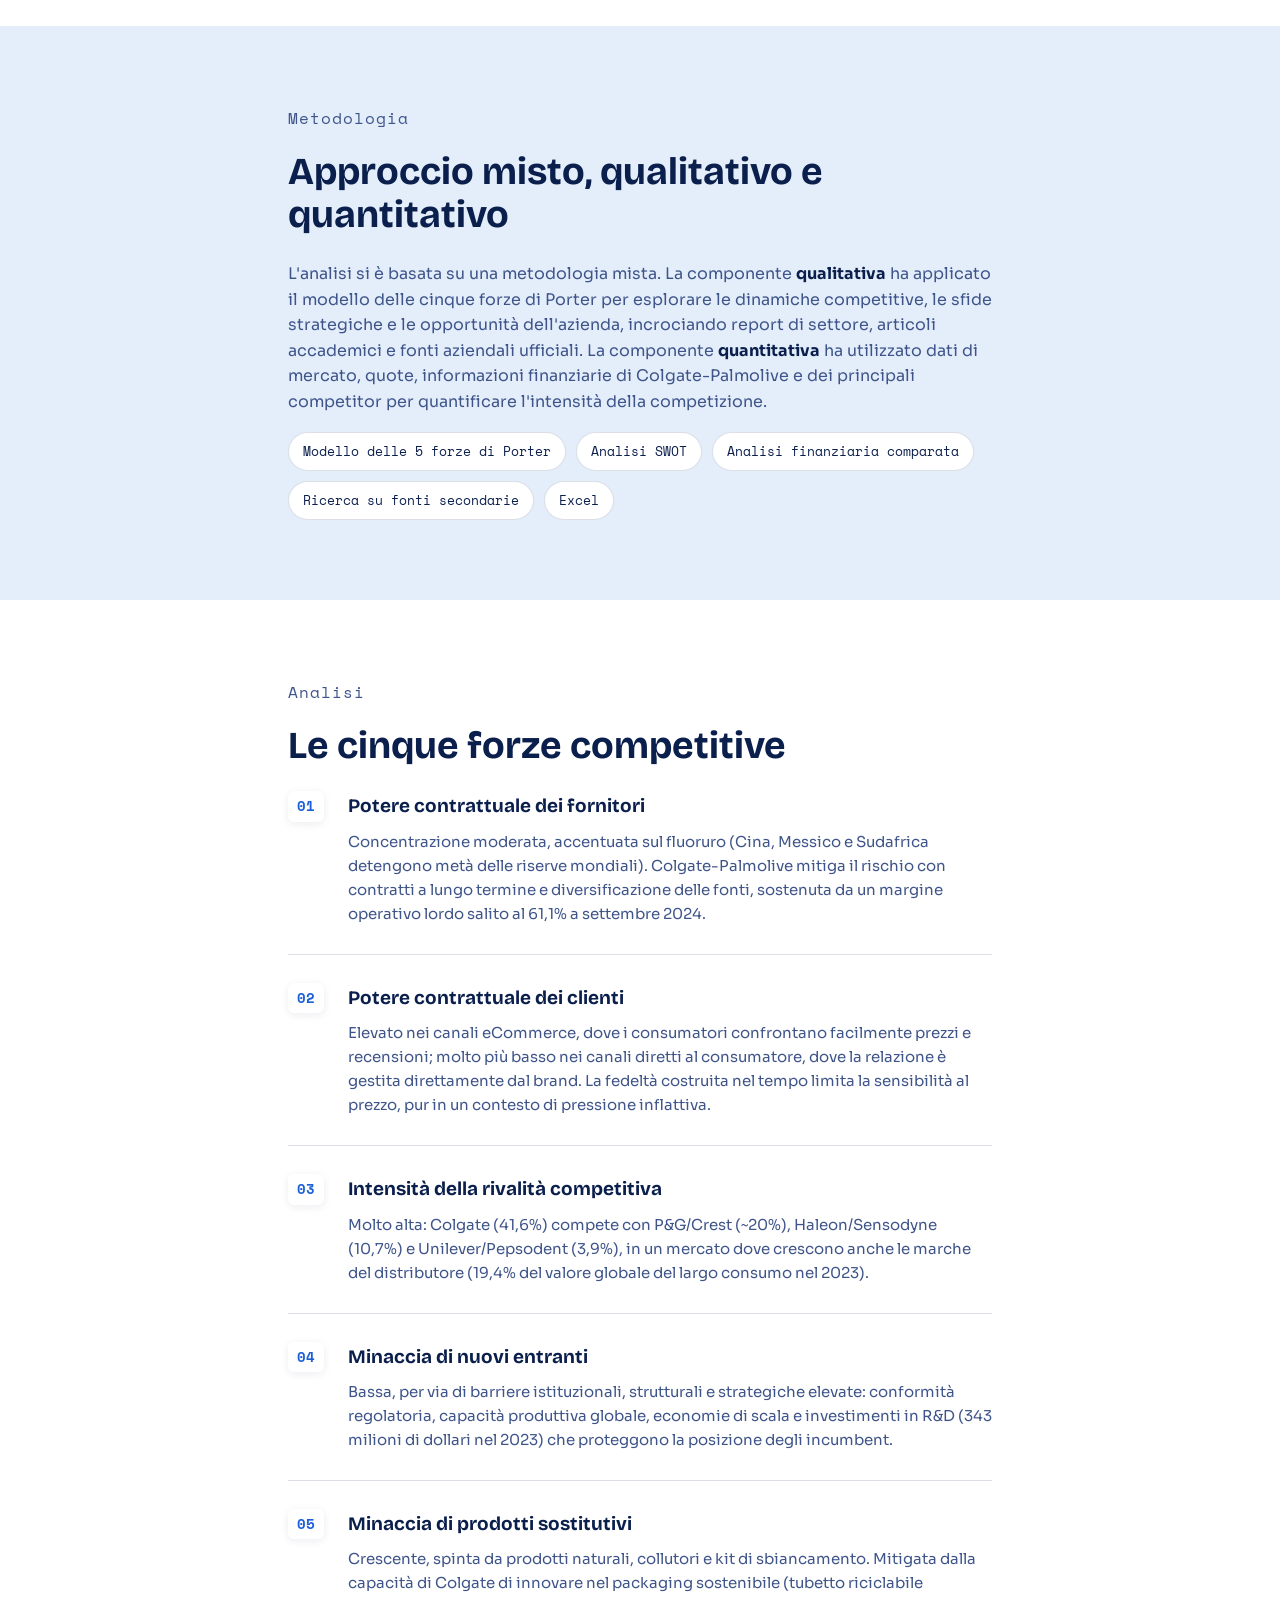
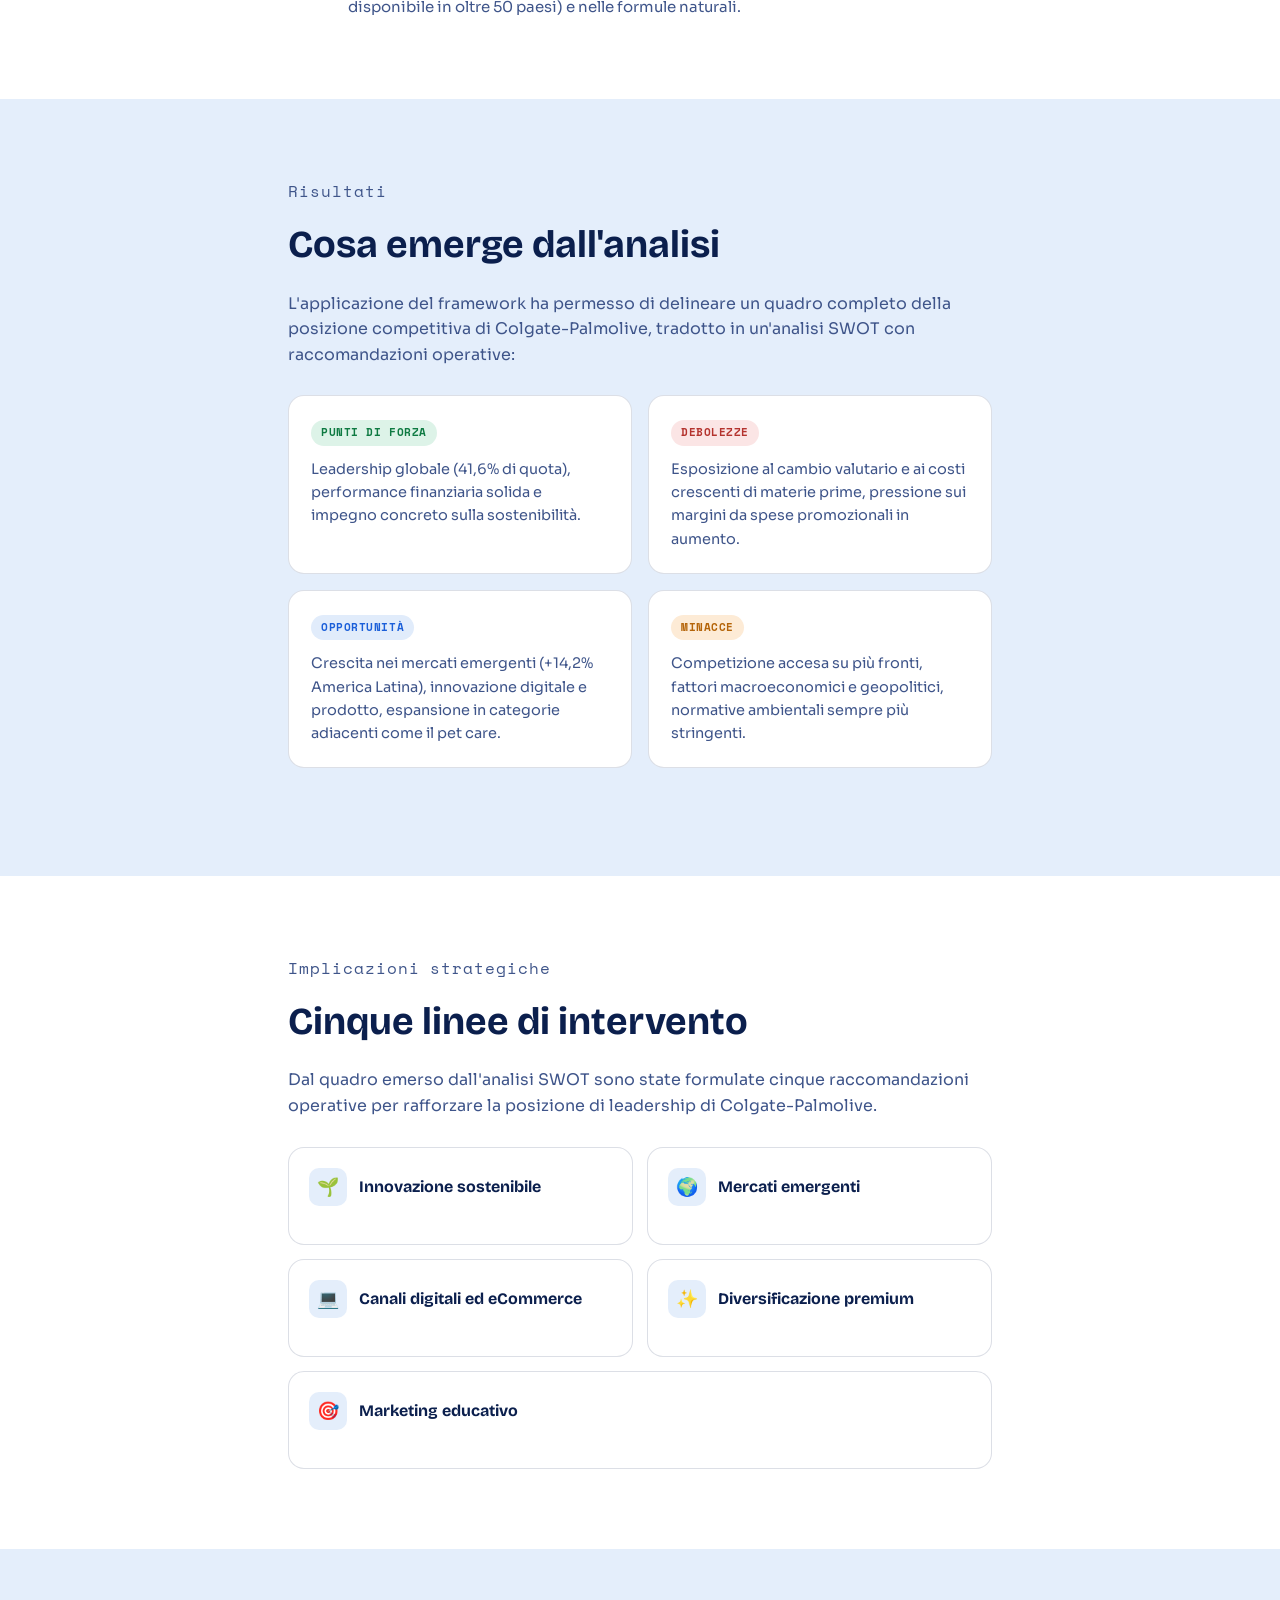
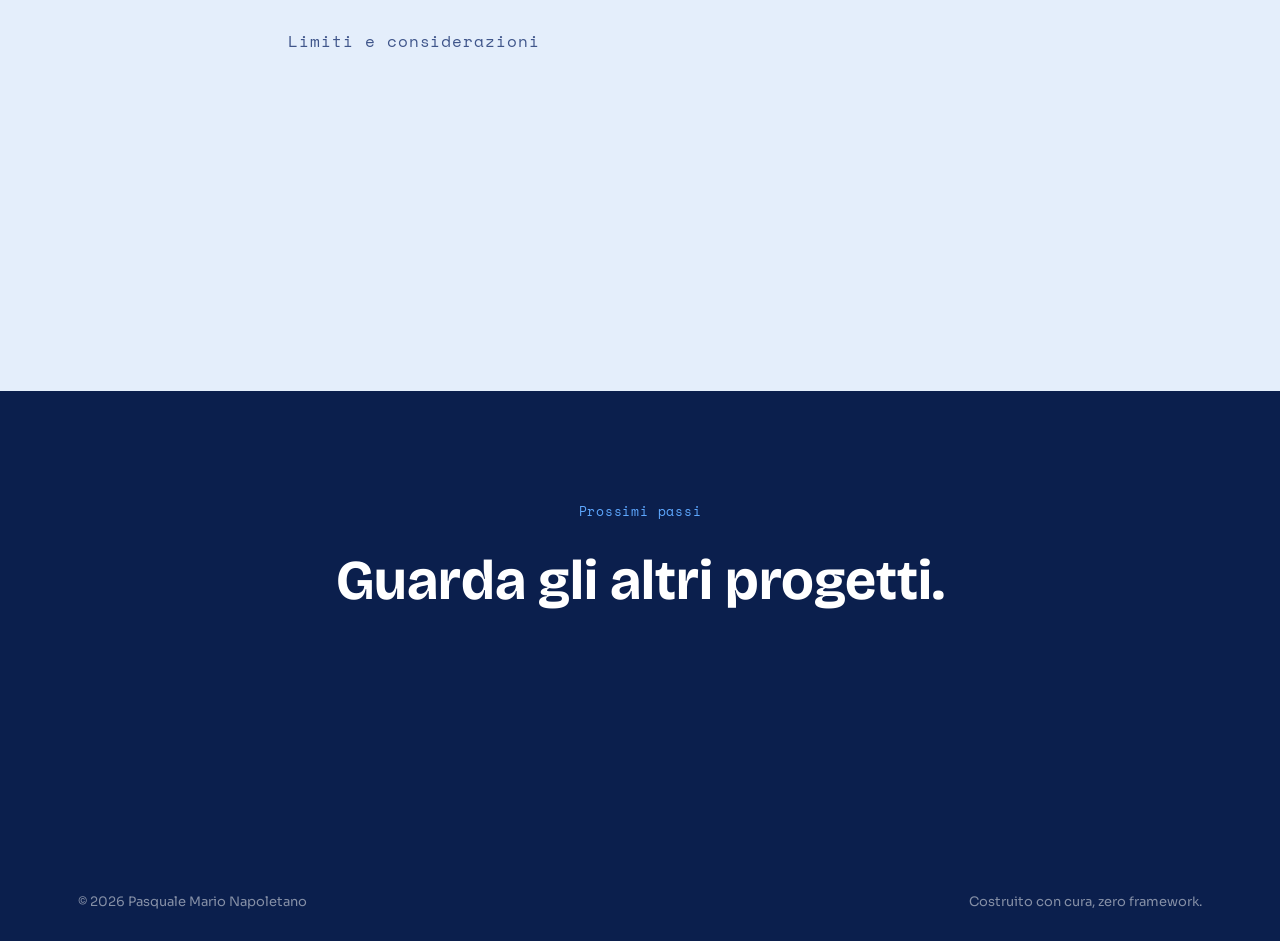
<file: progetti/colgate-porter.html>
<!DOCTYPE html>
<html lang="it">
<head>
<meta charset="UTF-8">
<meta name="viewport" content="width=device-width, initial-scale=1.0">
<title>Around the world: Colgate-Palmolive — Pasquale Mario Napoletano</title>
<meta name="description" content="Analisi competitiva di Colgate-Palmolive attraverso il modello delle cinque forze di Porter e SWOT.">
<meta name="robots" content="noindex, nofollow">

<link rel="preconnect" href="https://fonts.googleapis.com">
<link rel="preconnect" href="https://fonts.gstatic.com" crossorigin>
<link href="https://fonts.googleapis.com/css2?family=Bricolage+Grotesque:opsz,wght@12..96,600..800&family=Sora:wght@400;500;600;700&family=Inter:wght@400;500;600;700;800&family=Space+Mono:wght@400;700&display=swap" rel="stylesheet">

<link rel="stylesheet" href="../css/style.css">
<link rel="stylesheet" href="../css/project.css">
</head>
<body>

<!-- ============ NAV ============ -->
<header class="nav" id="nav">
  <div class="nav-inner">
    <a href="../index.html#top" class="nav-logo">P.N<span class="dot">.</span></a>
    <nav class="nav-links">
      <a href="../index.html#about">Profilo</a>
      <a href="../index.html#approach">Metodo</a>
      <a href="../index.html#stats">Numeri</a>
      <a href="../index.html#projects">Progetti</a>
      <a href="../index.html#skills">Competenze</a>
      <a href="../index.html#sport">Sport</a>
      <a href="../about.html">About</a>
      <a href="../index.html#contact">Contatti</a>
    </nav>
    <a href="../index.html#contact" class="nav-cta">Contattami</a>
    <button class="nav-burger" id="navBurger" aria-label="Apri menu">
      <span></span><span></span><span></span>
    </button>
  </div>
</header>

<div class="mobile-menu" id="mobileMenu">
  <a href="../index.html#about">Profilo</a>
  <a href="../index.html#approach">Metodo</a>
  <a href="../index.html#stats">Numeri</a>
  <a href="../index.html#projects">Progetti</a>
  <a href="../index.html#skills">Competenze</a>
  <a href="../index.html#sport">Sport</a>
  <a href="../about.html">About</a>
  <a href="../index.html#contact">Contatti</a>
  <a href="../about.html" class="mobile-cta">About</a>
</div>

<!-- ============ PROJECT HERO ============ -->
<section class="project-hero">
  <div class="section-inner project-hero-grid">
    <div>
      <a href="../index.html#projects" class="back-link reveal">← Torna ai progetti</a>

      <div class="project-hero-tags reveal">
        <span class="project-tag">Competitive Analysis</span>
        <span class="project-tag">Market Research</span>
        <span class="project-type">Individuale</span>
      </div>

      <h1 class="project-hero-title reveal-title">
        Around the world: un viaggio nel mondo di Colgate-Palmolive
      </h1>

      <p class="project-hero-sub reveal">
        Analisi dell'ambiente competitivo del settore dentifrici attraverso il modello
        della concorrenza allargata di Michael Porter, applicato a Colgate-Palmolive.
      </p>

      <div class="spotify-embed reveal">
        <p class="spotify-caption">🎵 Il titolo del progetto è ispirato a questa canzone</p>
        <iframe
          style="border-radius:12px"
          src="https://open.spotify.com/embed/track/1pKYYY0dkg23sQQXi0Q5zN?utm_source=generator&theme=0"
          width="100%" height="152" frameborder="0"
          allowfullscreen=""
          allow="autoplay; clipboard-write; encrypted-media; fullscreen; picture-in-picture"
          loading="lazy">
        </iframe>
      </div>
    </div>

    <div class="project-hero-illu reveal" aria-hidden="true">
      <svg viewBox="0 0 160 160" fill="none" xmlns="http://www.w3.org/2000/svg">
        <path d="M75 30 C55 30, 45 50, 50 75 C53 90, 60 100, 65 115 C68 122, 72 122, 75 115 C78 105, 80 95, 85 95 C90 95, 92 105, 95 115 C98 122, 102 122, 105 115 C110 100, 117 90, 120 75 C125 50, 115 30, 95 30 C88 30, 85 35, 80 35 C75 35, 82 30, 75 30Z" stroke="var(--navy)" stroke-width="2"/>
      </svg>
    </div>
  </div>
</section>

<!-- ============ KEY METRICS ============ -->
<section class="project-metrics">
  <div class="section-inner">
    <div class="metrics-grid">
      <div class="metric-card reveal">
        <span class="metric-number" data-count="5">0</span>
        <span class="metric-label">Forze competitive di Porter analizzate</span>
      </div>
      <div class="metric-card reveal">
        <span class="metric-number" data-count="4">0</span>
        <span class="metric-label">Competitor mappati e confrontati</span>
      </div>
      <div class="metric-card reveal">
        <span class="metric-number" data-count="4">0</span>
        <span class="metric-label">Aree SWOT delineate con raccomandazioni operative</span>
      </div>
      <div class="metric-card reveal">
        <span class="metric-number" data-count="5">0</span>
        <span class="metric-label">Linee strategiche proposte per il futuro</span>
      </div>
    </div>
  </div>
</section>

<!-- ============ CONTEXT ============ -->
<section class="project-section">
  <div class="section-inner project-narrow">
    <p class="section-eyebrow">Contesto</p>
    <h2 class="project-section-title reveal-title">Perché Colgate-Palmolive</h2>
    <p class="reveal">
      Colgate-Palmolive è leader mondiale nel settore dei dentifrici, con una quota di
      mercato globale del 41,6%. Mantenere questa posizione in un mercato fortemente
      competitivo, conteso da multinazionali come Procter &amp; Gamble, Unilever e Haleon,
      richiede una comprensione precisa delle forze che modellano la competizione nel
      settore dei beni di largo consumo.
    </p>
    <p class="reveal">
      L'obiettivo del progetto è stato analizzare l'ambiente competitivo di Colgate-Palmolive
      applicando il modello delle cinque forze di Michael Porter, per identificare rischi e
      opportunità e formulare raccomandazioni strategiche utili a rafforzarne la leadership.
    </p>
  </div>
</section>

<!-- ============ METHODOLOGY ============ -->
<section class="project-section project-section-alt">
  <div class="section-inner project-narrow">
    <p class="section-eyebrow">Metodologia</p>
    <h2 class="project-section-title reveal-title">Approccio misto, qualitativo e quantitativo</h2>
    <p class="reveal">
      L'analisi si è basata su una metodologia mista. La componente <strong>qualitativa</strong>
      ha applicato il modello delle cinque forze di Porter per esplorare le dinamiche competitive,
      le sfide strategiche e le opportunità dell'azienda, incrociando report di settore, articoli
      accademici e fonti aziendali ufficiali. La componente <strong>quantitativa</strong> ha
      utilizzato dati di mercato, quote, informazioni finanziarie di Colgate-Palmolive e dei
      principali competitor per quantificare l'intensità della competizione.
    </p>
    <div class="method-tags reveal">
      <span class="tag">Modello delle 5 forze di Porter</span>
      <span class="tag">Analisi SWOT</span>
      <span class="tag">Analisi finanziaria comparata</span>
      <span class="tag">Ricerca su fonti secondarie</span>
      <span class="tag">Excel</span>
    </div>
  </div>
</section>

<!-- ============ FIVE FORCES ============ -->
<section class="project-section">
  <div class="section-inner project-narrow">
    <p class="section-eyebrow">Analisi</p>
    <h2 class="project-section-title reveal-title">Le cinque forze competitive</h2>

    <div class="force-list">
      <div class="force-item reveal">
        <span class="force-number">01</span>
        <div>
          <h3>Potere contrattuale dei fornitori</h3>
          <p>Concentrazione moderata, accentuata sul fluoruro (Cina, Messico e Sudafrica
            detengono metà delle riserve mondiali). Colgate-Palmolive mitiga il rischio con
            contratti a lungo termine e diversificazione delle fonti, sostenuta da un margine
            operativo lordo salito al 61,1% a settembre 2024.</p>
        </div>
      </div>
      <div class="force-item reveal">
        <span class="force-number">02</span>
        <div>
          <h3>Potere contrattuale dei clienti</h3>
          <p>Elevato nei canali eCommerce, dove i consumatori confrontano facilmente prezzi e
            recensioni; molto più basso nei canali diretti al consumatore, dove la relazione è
            gestita direttamente dal brand. La fedeltà costruita nel tempo limita la sensibilità
            al prezzo, pur in un contesto di pressione inflattiva.</p>
        </div>
      </div>
      <div class="force-item reveal">
        <span class="force-number">03</span>
        <div>
          <h3>Intensità della rivalità competitiva</h3>
          <p>Molto alta: Colgate (41,6%) compete con P&amp;G/Crest (~20%), Haleon/Sensodyne
            (10,7%) e Unilever/Pepsodent (3,9%), in un mercato dove crescono anche le marche
            del distributore (19,4% del valore globale del largo consumo nel 2023).</p>
        </div>
      </div>
      <div class="force-item reveal">
        <span class="force-number">04</span>
        <div>
          <h3>Minaccia di nuovi entranti</h3>
          <p>Bassa, per via di barriere istituzionali, strutturali e strategiche elevate:
            conformità regolatoria, capacità produttiva globale, economie di scala e
            investimenti in R&amp;D (343 milioni di dollari nel 2023) che proteggono la
            posizione degli incumbent.</p>
        </div>
      </div>
      <div class="force-item reveal">
        <span class="force-number">05</span>
        <div>
          <h3>Minaccia di prodotti sostitutivi</h3>
          <p>Crescente, spinta da prodotti naturali, collutori e kit di sbiancamento. Mitigata
            dalla capacità di Colgate di innovare nel packaging sostenibile (tubetto riciclabile
            disponibile in oltre 50 paesi) e nelle formule naturali.</p>
        </div>
      </div>
    </div>
  </div>
</section>

<!-- ============ RESULTS ============ -->
<section class="project-section project-section-alt">
  <div class="section-inner project-narrow">
    <p class="section-eyebrow">Risultati</p>
    <h2 class="project-section-title reveal-title">Cosa emerge dall'analisi</h2>
    <p class="reveal">
      L'applicazione del framework ha permesso di delineare un quadro completo della posizione
      competitiva di Colgate-Palmolive, tradotto in un'analisi SWOT con raccomandazioni operative:
    </p>

    <div class="swot-grid reveal">
      <div class="swot-card">
        <span class="swot-label swot-strength">Punti di forza</span>
        <p>Leadership globale (41,6% di quota), performance finanziaria solida e impegno
          concreto sulla sostenibilità.</p>
      </div>
      <div class="swot-card">
        <span class="swot-label swot-weakness">Debolezze</span>
        <p>Esposizione al cambio valutario e ai costi crescenti di materie prime, pressione
          sui margini da spese promozionali in aumento.</p>
      </div>
      <div class="swot-card">
        <span class="swot-label swot-opportunity">Opportunità</span>
        <p>Crescita nei mercati emergenti (+14,2% America Latina), innovazione digitale e
          prodotto, espansione in categorie adiacenti come il pet care.</p>
      </div>
      <div class="swot-card">
        <span class="swot-label swot-threat">Minacce</span>
        <p>Competizione accesa su più fronti, fattori macroeconomici e geopolitici, normative
          ambientali sempre più stringenti.</p>
      </div>
    </div>
  </div>
</section>

<!-- ============ STRATEGIC RECOMMENDATIONS ============ -->
<section class="project-section">
  <div class="section-inner project-narrow">
    <p class="section-eyebrow">Implicazioni strategiche</p>
    <h2 class="project-section-title reveal-title">Cinque linee di intervento</h2>
    <p class="reveal">
      Dal quadro emerso dall'analisi SWOT sono state formulate cinque raccomandazioni
      operative per rafforzare la posizione di leadership di Colgate-Palmolive.
    </p>

    <div class="strategy-grid reveal">
      <button class="strategy-card" type="button">
        <div class="strategy-card-head">
          <span class="strategy-icon">🌱</span>
          <h4>Innovazione sostenibile</h4>
        </div>
        <p class="strategy-card-body">Ampliare la gamma di prodotti eco-friendly e sviluppare iniziative di economia circolare nel packaging.</p>
      </button>

      <button class="strategy-card" type="button">
        <div class="strategy-card-head">
          <span class="strategy-icon">🌍</span>
          <h4>Mercati emergenti</h4>
        </div>
        <p class="strategy-card-body">Espandere la presenza adattando prezzi e prodotti alle esigenze locali, capitalizzando sulla crescita già osservata in America Latina e Asia-Pacifico.</p>
      </button>

      <button class="strategy-card" type="button">
        <div class="strategy-card-head">
          <span class="strategy-icon">💻</span>
          <h4>Canali digitali ed eCommerce</h4>
        </div>
        <p class="strategy-card-body">Investire nell'esperienza online e nei canali diretti al consumatore per rafforzare la fidelizzazione.</p>
      </button>

      <button class="strategy-card" type="button">
        <div class="strategy-card-head">
          <span class="strategy-icon">✨</span>
          <h4>Diversificazione premium</h4>
        </div>
        <p class="strategy-card-body">Puntare su soluzioni premium per bisogni specifici, ampliando il portafoglio prodotti oltre la fascia mainstream.</p>
      </button>

      <button class="strategy-card strategy-card-wide" type="button">
        <div class="strategy-card-head">
          <span class="strategy-icon">🎯</span>
          <h4>Marketing educativo</h4>
        </div>
        <p class="strategy-card-body">Rafforzare la fiducia dei consumatori con campagne mirate e collaborazioni con professionisti del settore dentale.</p>
      </button>
    </div>
  </div>
</section>

<!-- ============ REFLECTION ============ -->
<section class="project-section project-section-alt">
  <div class="section-inner project-narrow">
    <p class="section-eyebrow">Limiti e considerazioni</p>
    <h2 class="project-section-title reveal-title">Cosa porto da questo progetto</h2>
    <p class="reveal">
      Il modello di Porter offre una fotografia chiara ma statica del mercato: non coglie
      pienamente l'evoluzione rapida delle preferenze dei consumatori, e le conclusioni
      sono per natura specifiche al settore analizzato. Restano comunque validi sia il
      framework applicato sia il metodo: incrociare fonti finanziarie ufficiali, ricerche
      di mercato e analisi qualitativa per arrivare a raccomandazioni operative, non solo
      descrittive.
    </p>
  </div>
</section>

<!-- ============ NEXT PROJECT / BACK ============ -->
<section class="contact project-contact">
  <div class="section-inner contact-inner">
    <p class="section-eyebrow">Prossimi passi</p>
    <h2 class="contact-title reveal-title">Guarda gli altri progetti.</h2>
    <p class="contact-sub reveal">
      Altre analisi tra ricerca di mercato, competitive analysis e marketing strategy.
    </p>
    <div class="contact-links reveal">
      <a href="../index.html#projects" class="contact-link">← Tutti i progetti</a>
      <a href="../index.html#contact" class="contact-link">Contattami ↗</a>
    </div>
  </div>
</section>

<footer class="footer">
  <div class="section-inner footer-inner">
    <span>© 2026 Pasquale Mario Napoletano</span>
    <span>Costruito con cura, zero framework.</span>
  </div>
</footer>

<script src="../js/script.js"></script>
</body>
</html>
</file>
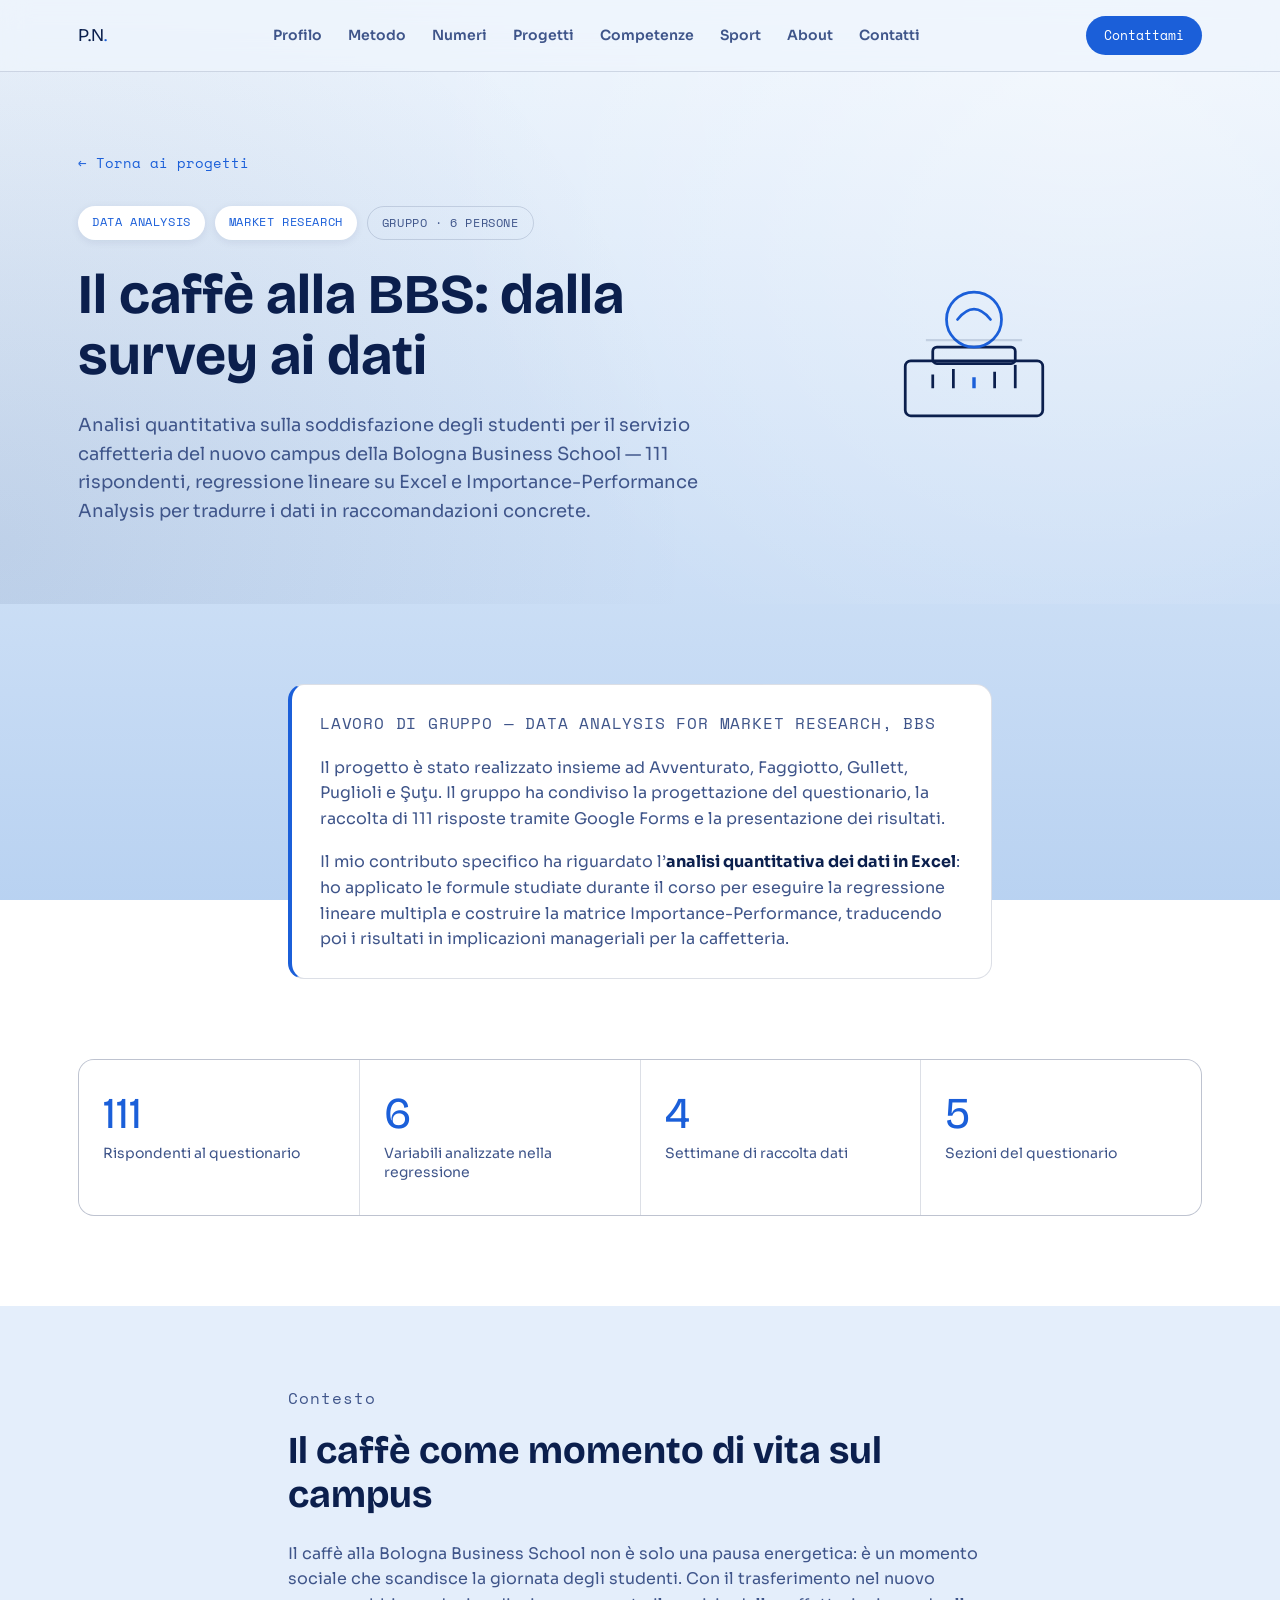
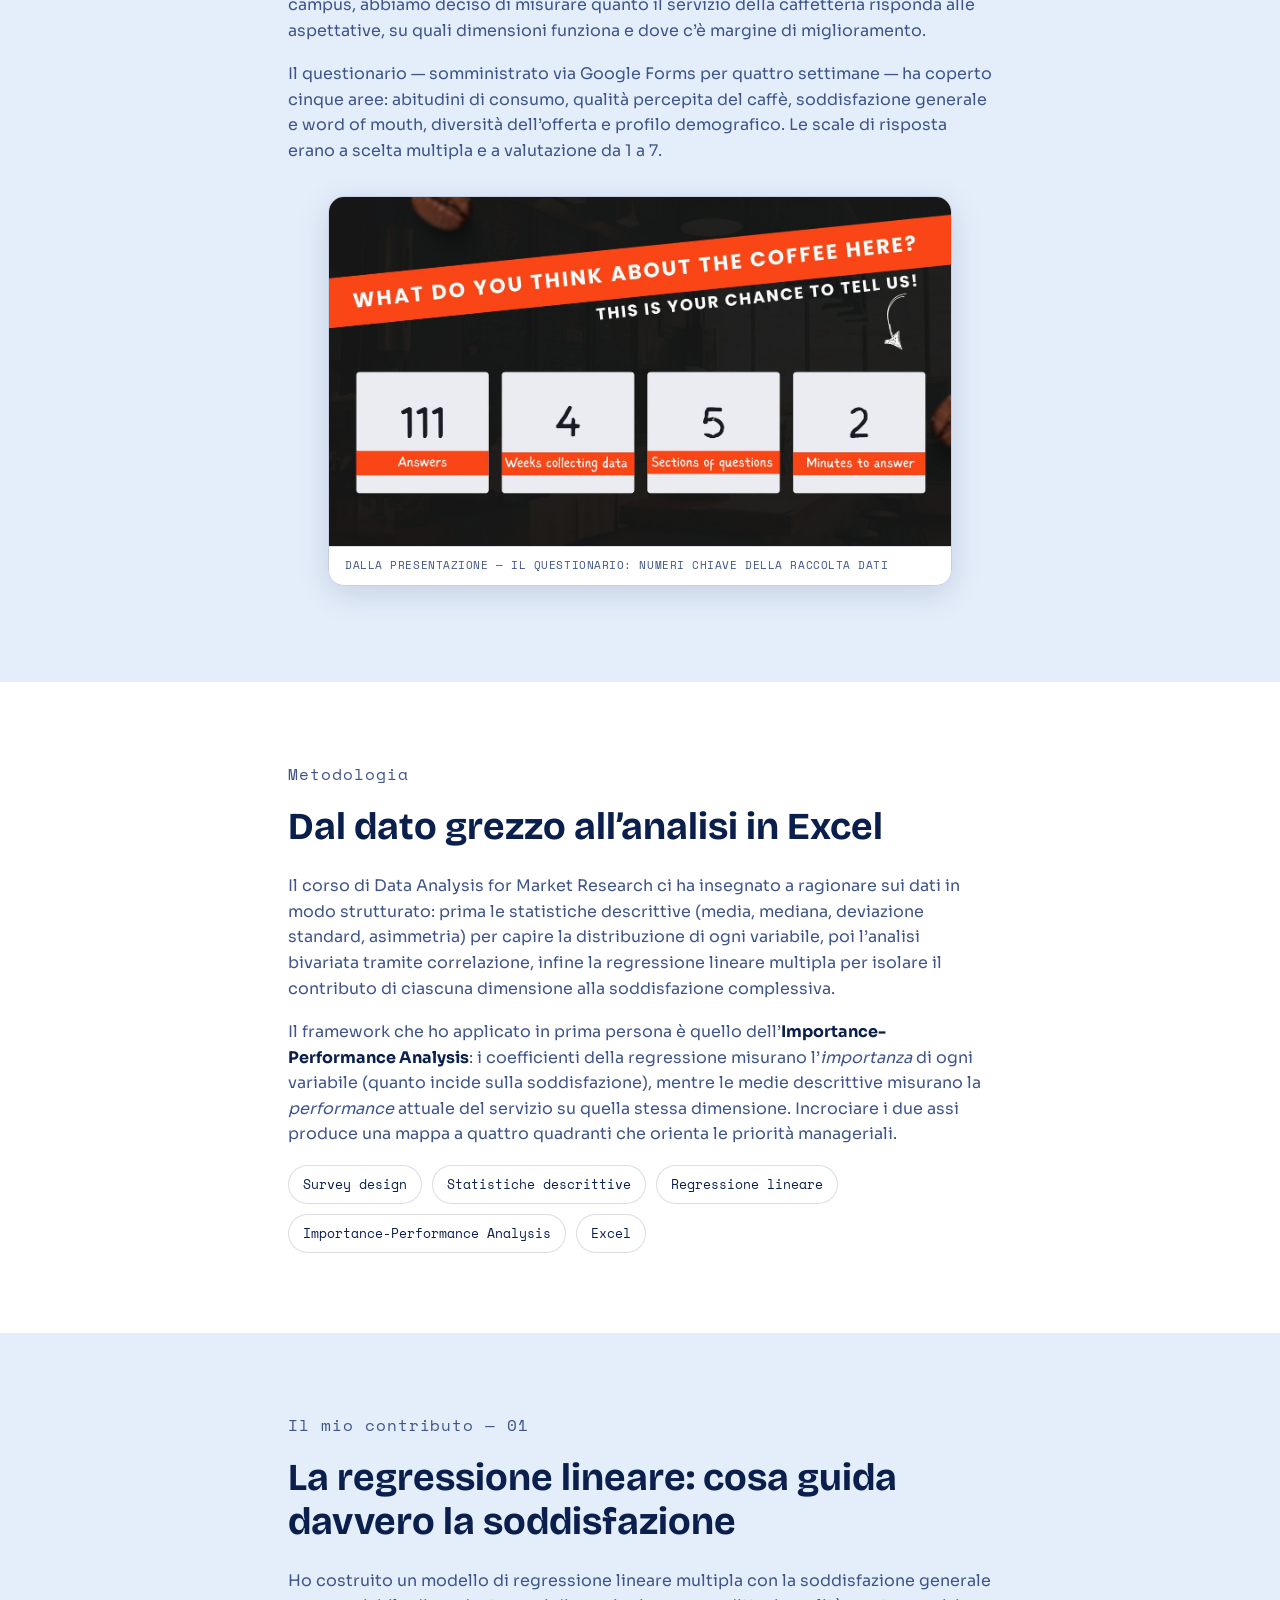
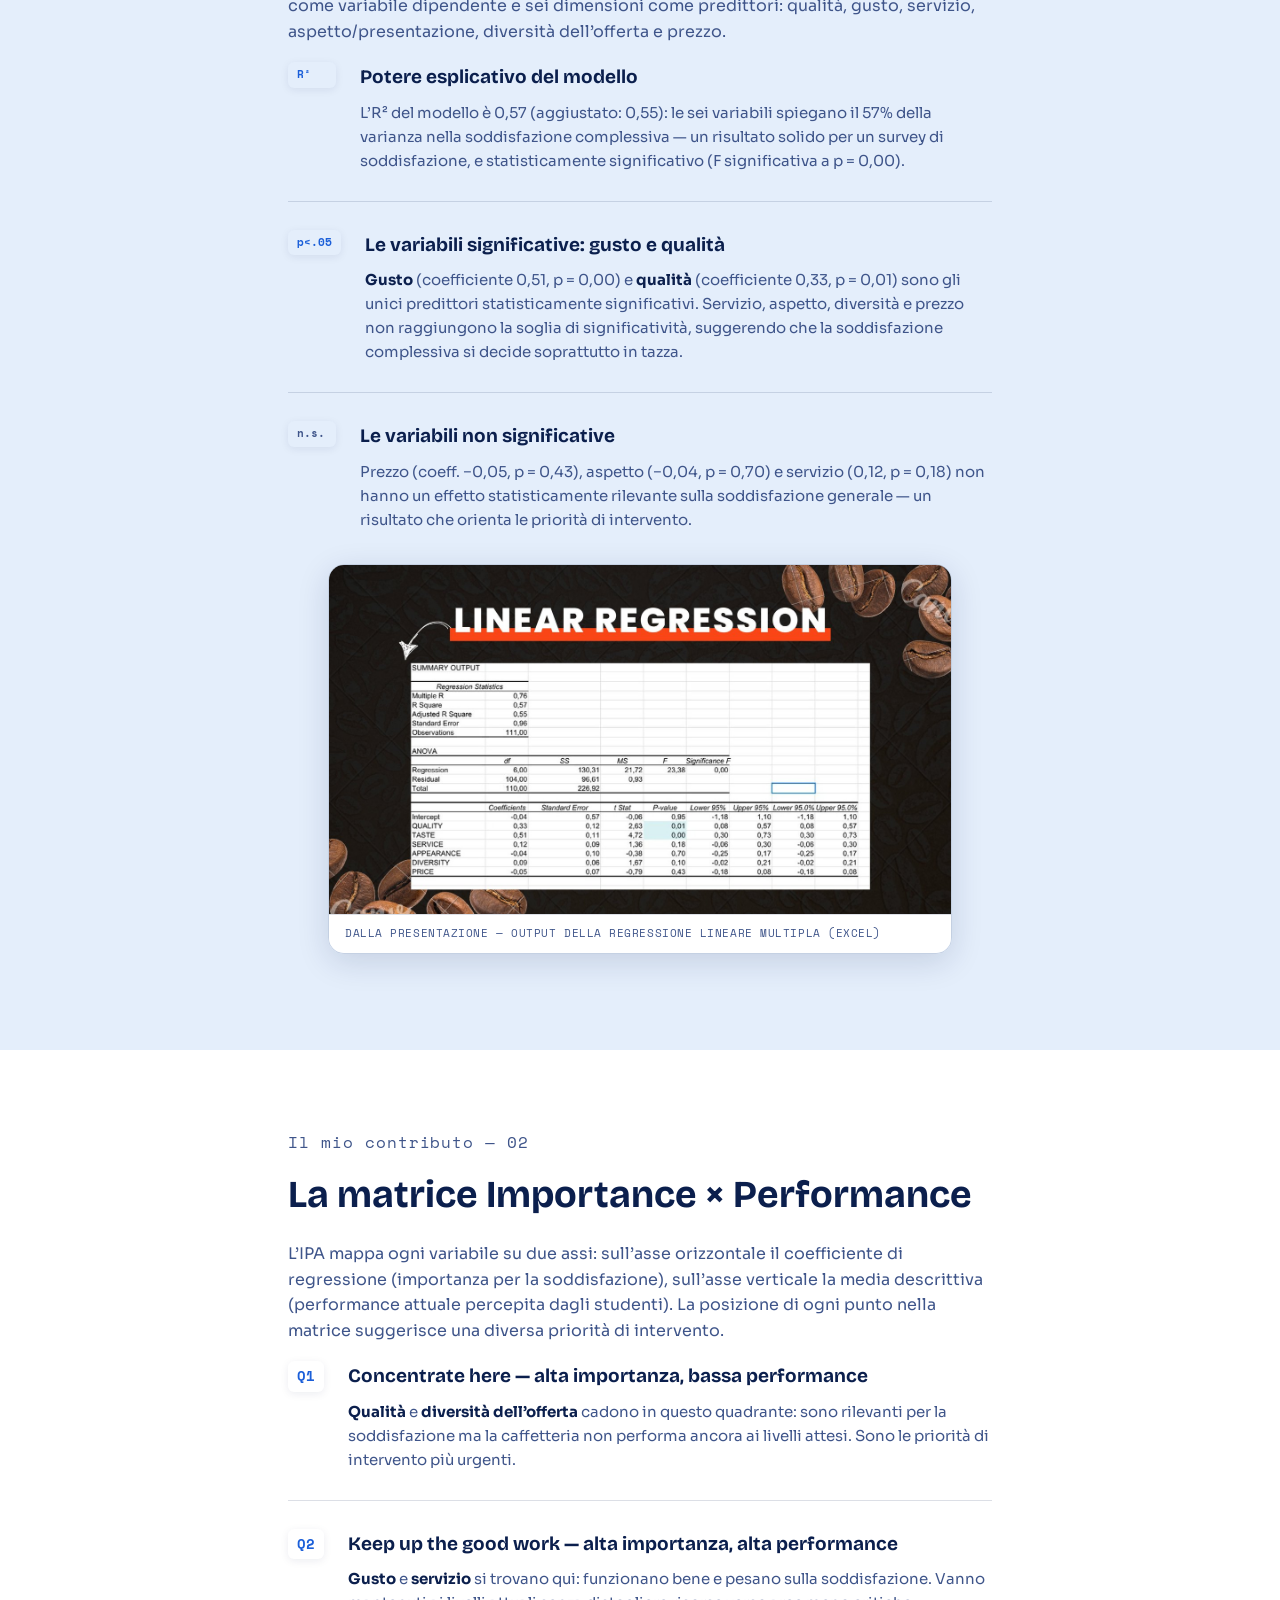
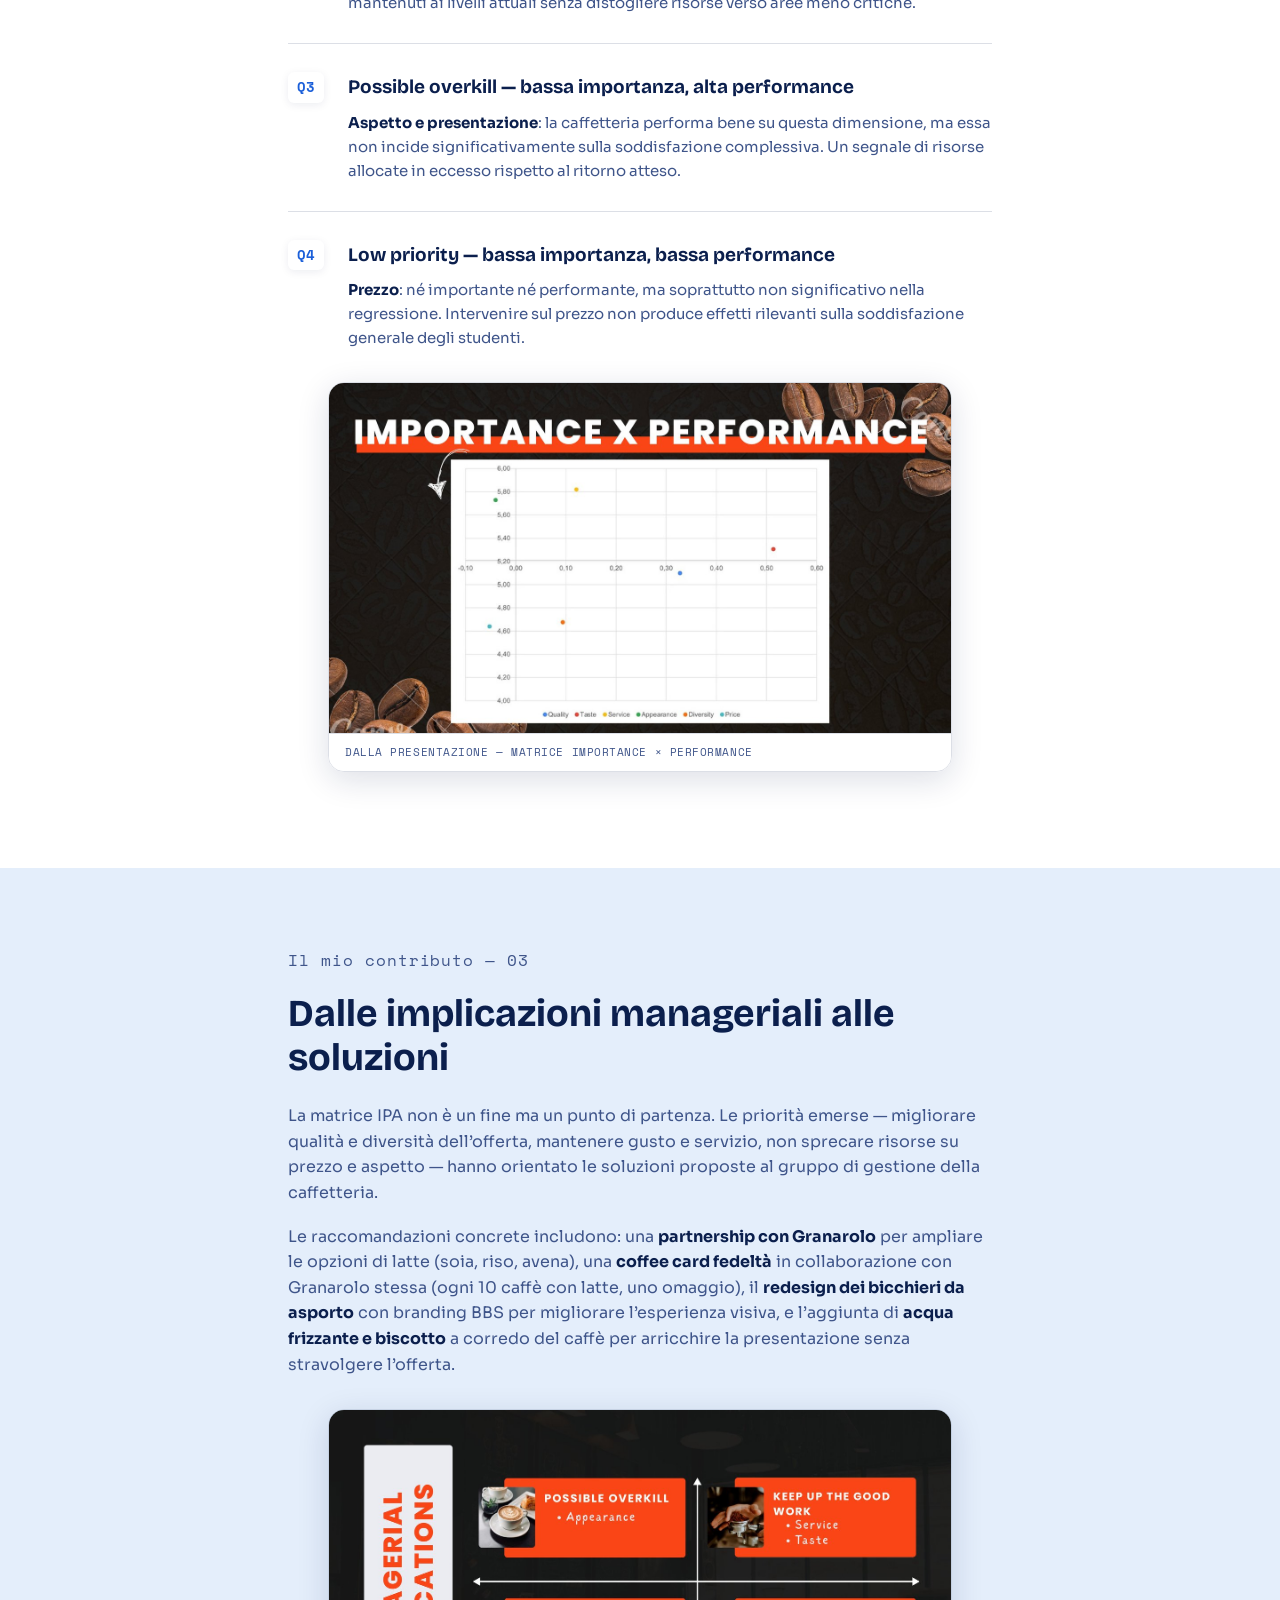
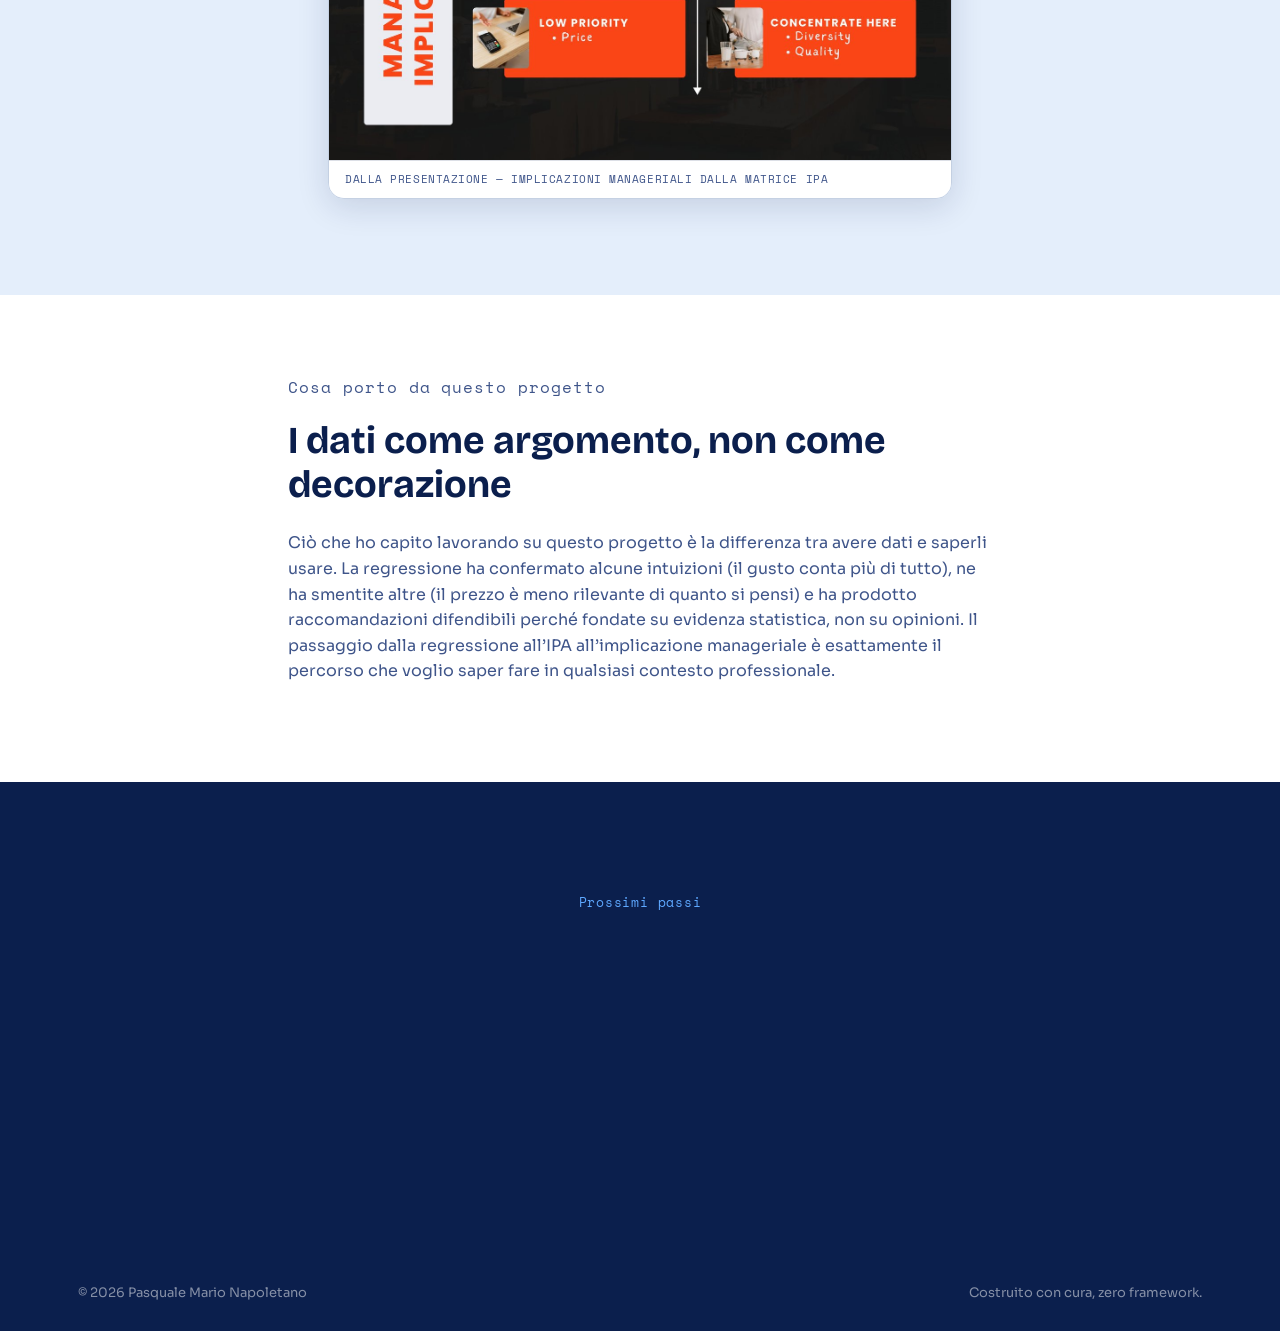
<file: progetti/data-analysis-bbs.html>
<!DOCTYPE html>
<html lang="it">
<head>
<meta charset="UTF-8">
<meta name="viewport" content="width=device-width, initial-scale=1.0">
<title>Data Analysis: BBS Canteen &mdash; Pasquale Mario Napoletano</title>
<meta name="description" content="Survey e analisi quantitativa sulla soddisfazione per il servizio caffetteria della Bologna Business School: regressione lineare, Importance-Performance Analysis e implicazioni manageriali.">
<meta name="robots" content="noindex, nofollow">

<link rel="preconnect" href="https://fonts.googleapis.com">
<link rel="preconnect" href="https://fonts.gstatic.com" crossorigin>
<link href="https://fonts.googleapis.com/css2?family=Bricolage+Grotesque:opsz,wght@12..96,600..800&family=Sora:wght@400;500;600;700&family=Inter:wght@400;500;600;700;800&family=Space+Mono:wght@400;700&display=swap" rel="stylesheet">

<link rel="stylesheet" href="../css/style.css">
<link rel="stylesheet" href="../css/project.css">
</head>
<body>

<!-- ============ NAV ============ -->
<header class="nav" id="nav">
  <div class="nav-inner">
    <a href="../index.html#top" class="nav-logo">P.N<span class="dot">.</span></a>
    <nav class="nav-links">
      <a href="../index.html#about">Profilo</a>
      <a href="../index.html#approach">Metodo</a>
      <a href="../index.html#stats">Numeri</a>
      <a href="../index.html#projects">Progetti</a>
      <a href="../index.html#skills">Competenze</a>
      <a href="../index.html#sport">Sport</a>
      <a href="../about.html">About</a>
      <a href="../index.html#contact">Contatti</a>
    </nav>
    <a href="../index.html#contact" class="nav-cta">Contattami</a>
    <button class="nav-burger" id="navBurger" aria-label="Apri menu">
      <span></span><span></span><span></span>
    </button>
  </div>
</header>

<div class="mobile-menu" id="mobileMenu">
  <a href="../index.html#about">Profilo</a>
  <a href="../index.html#approach">Metodo</a>
  <a href="../index.html#stats">Numeri</a>
  <a href="../index.html#projects">Progetti</a>
  <a href="../index.html#skills">Competenze</a>
  <a href="../index.html#sport">Sport</a>
  <a href="../about.html">About</a>
  <a href="../index.html#contact">Contatti</a>
  <a href="../about.html" class="mobile-cta">About</a>
</div>

<!-- ============ HERO ============ -->
<section class="project-hero">
  <div class="section-inner project-hero-grid">
    <div>
      <a href="../index.html#projects" class="back-link reveal">&larr; Torna ai progetti</a>

      <div class="project-hero-tags reveal">
        <span class="project-tag">Data Analysis</span>
        <span class="project-tag">Market Research</span>
        <span class="project-type">Gruppo &middot; 6 persone</span>
      </div>

      <h1 class="project-hero-title reveal-title">
        Il caff&egrave; alla BBS: dalla survey ai dati
      </h1>

      <p class="project-hero-sub reveal">
        Analisi quantitativa sulla soddisfazione degli studenti per il servizio
        caffetteria del nuovo campus della Bologna Business School &mdash; 111 rispondenti,
        regressione lineare su Excel e Importance-Performance Analysis per tradurre
        i dati in raccomandazioni concrete.
      </p>
    </div>

    <div class="project-hero-illu reveal" aria-hidden="true">
      <svg viewBox="0 0 160 160" fill="none" xmlns="http://www.w3.org/2000/svg">
        <rect x="30" y="90" width="100" height="40" rx="4" stroke="var(--navy)" stroke-width="2"/>
        <rect x="50" y="80" width="60" height="12" rx="3" stroke="var(--navy)" stroke-width="2"/>
        <circle cx="80" cy="60" r="20" stroke="var(--accent)" stroke-width="2"/>
        <path d="M68 60 Q80 45 92 60" stroke="var(--accent)" stroke-width="2" stroke-linecap="round"/>
        <line x1="45" y1="75" x2="115" y2="75" stroke="var(--line)" stroke-width="1.5"/>
        <line x1="50" y1="110" x2="50" y2="100" stroke="var(--navy)" stroke-width="2"/>
        <line x1="65" y1="110" x2="65" y2="96" stroke="var(--navy)" stroke-width="2"/>
        <line x1="80" y1="110" x2="80" y2="102" stroke="var(--accent)" stroke-width="2.5"/>
        <line x1="95" y1="110" x2="95" y2="98" stroke="var(--navy)" stroke-width="2"/>
        <line x1="110" y1="110" x2="110" y2="93" stroke="var(--navy)" stroke-width="2"/>
      </svg>
    </div>
  </div>
</section>

<!-- ============ TEAM CREDIT ============ -->
<section class="project-section">
  <div class="section-inner project-narrow">
    <div class="team-credit reveal">
      <p class="team-credit-label">Lavoro di gruppo &mdash; Data Analysis for Market Research, BBS</p>
      <p class="team-credit-text">
        Il progetto &egrave; stato realizzato insieme ad Avventurato, Faggiotto, Gullett,
        Puglioli e &Scedil;u&tcedil;u. Il gruppo ha condiviso la progettazione del questionario,
        la raccolta di 111 risposte tramite Google Forms e la presentazione dei risultati.
      </p>
      <p class="team-credit-text">
        Il mio contributo specifico ha riguardato l&rsquo;<strong>analisi quantitativa dei dati
        in Excel</strong>: ho applicato le formule studiate durante il corso per eseguire la
        regressione lineare multipla e costruire la matrice Importance-Performance, traducendo
        poi i risultati in implicazioni manageriali per la caffetteria.
      </p>
    </div>
  </div>
</section>

<!-- ============ KEY METRICS ============ -->
<section class="project-metrics">
  <div class="section-inner">
    <div class="metrics-grid">
      <div class="metric-card reveal">
        <span class="metric-number" data-count="111">0</span>
        <span class="metric-label">Rispondenti al questionario</span>
      </div>
      <div class="metric-card reveal">
        <span class="metric-number" data-count="6">0</span>
        <span class="metric-label">Variabili analizzate nella regressione</span>
      </div>
      <div class="metric-card reveal">
        <span class="metric-number" data-count="4">0</span>
        <span class="metric-label">Settimane di raccolta dati</span>
      </div>
      <div class="metric-card reveal">
        <span class="metric-number" data-count="5">0</span>
        <span class="metric-label">Sezioni del questionario</span>
      </div>
    </div>
  </div>
</section>

<!-- ============ CONTEXT ============ -->
<section class="project-section project-section-alt">
  <div class="section-inner project-narrow">
    <p class="section-eyebrow">Contesto</p>
    <h2 class="project-section-title reveal-title">Il caff&egrave; come momento di vita sul campus</h2>
    <p class="reveal">
      Il caff&egrave; alla Bologna Business School non &egrave; solo una pausa energetica: &egrave; un
      momento sociale che scandisce la giornata degli studenti. Con il trasferimento nel
      nuovo campus, abbiamo deciso di misurare quanto il servizio della caffetteria
      risponda alle aspettative, su quali dimensioni funziona e dove c&rsquo;&egrave; margine
      di miglioramento.
    </p>
    <p class="reveal">
      Il questionario &mdash; somministrato via Google Forms per quattro settimane &mdash; ha
      coperto cinque aree: abitudini di consumo, qualit&agrave; percepita del caff&egrave;,
      soddisfazione generale e word of mouth, diversit&agrave; dell&rsquo;offerta e profilo
      demografico. Le scale di risposta erano a scelta multipla e a valutazione da 1 a 7.
    </p>
    <figure class="slide-screenshot reveal">
      <img src="../assets/slides/da_survey.jpg" alt="Slide survey &mdash; 111 risposte, 4 settimane, 5 sezioni" loading="lazy">
      <figcaption>Dalla presentazione &mdash; Il questionario: numeri chiave della raccolta dati</figcaption>
    </figure>
  </div>
</section>

<!-- ============ METHODOLOGY ============ -->
<section class="project-section">
  <div class="section-inner project-narrow">
    <p class="section-eyebrow">Metodologia</p>
    <h2 class="project-section-title reveal-title">Dal dato grezzo all&rsquo;analisi in Excel</h2>
    <p class="reveal">
      Il corso di Data Analysis for Market Research ci ha insegnato a ragionare sui dati
      in modo strutturato: prima le statistiche descrittive (media, mediana, deviazione
      standard, asimmetria) per capire la distribuzione di ogni variabile, poi l&rsquo;analisi
      bivariata tramite correlazione, infine la regressione lineare multipla per isolare
      il contributo di ciascuna dimensione alla soddisfazione complessiva.
    </p>
    <p class="reveal">
      Il framework che ho applicato in prima persona &egrave; quello dell&rsquo;<strong>Importance-Performance
      Analysis</strong>: i coefficienti della regressione misurano l&rsquo;<em>importanza</em> di ogni
      variabile (quanto incide sulla soddisfazione), mentre le medie descrittive misurano
      la <em>performance</em> attuale del servizio su quella stessa dimensione. Incrociare
      i due assi produce una mappa a quattro quadranti che orienta le priorit&agrave; manageriali.
    </p>
    <div class="method-tags reveal">
      <span class="tag">Survey design</span>
      <span class="tag">Statistiche descrittive</span>
      <span class="tag">Regressione lineare</span>
      <span class="tag">Importance-Performance Analysis</span>
      <span class="tag">Excel</span>
    </div>
  </div>
</section>

<!-- ============ LINEAR REGRESSION ============ -->
<section class="project-section project-section-alt">
  <div class="section-inner project-narrow">
    <p class="section-eyebrow">Il mio contributo &mdash; 01</p>
    <h2 class="project-section-title reveal-title">La regressione lineare: cosa guida davvero la soddisfazione</h2>
    <p class="reveal">
      Ho costruito un modello di regressione lineare multipla con la soddisfazione
      generale come variabile dipendente e sei dimensioni come predittori: qualit&agrave;,
      gusto, servizio, aspetto/presentazione, diversit&agrave; dell&rsquo;offerta e prezzo.
    </p>

    <div class="force-list">
      <div class="force-item reveal">
        <span class="force-number" style="background:var(--surface-2);color:var(--accent);font-size:11px;min-width:48px;">R&sup2;</span>
        <div>
          <h3>Potere esplicativo del modello</h3>
          <p>L&rsquo;R&sup2; del modello &egrave; 0,57 (aggiustato: 0,55): le sei variabili spiegano
            il 57% della varianza nella soddisfazione complessiva &mdash; un risultato solido
            per un survey di soddisfazione, e statisticamente significativo (F significativa a p = 0,00).</p>
        </div>
      </div>
      <div class="force-item reveal">
        <span class="force-number" style="background:var(--surface-2);color:var(--accent);font-size:11px;min-width:48px;">p&lt;.05</span>
        <div>
          <h3>Le variabili significative: gusto e qualit&agrave;</h3>
          <p><strong>Gusto</strong> (coefficiente 0,51, p = 0,00) e <strong>qualit&agrave;</strong>
            (coefficiente 0,33, p = 0,01) sono gli unici predittori statisticamente significativi.
            Servizio, aspetto, diversit&agrave; e prezzo non raggiungono la soglia di significativit&agrave;,
            suggerendo che la soddisfazione complessiva si decide soprattutto in tazza.</p>
        </div>
      </div>
      <div class="force-item reveal">
        <span class="force-number" style="background:var(--surface-2);color:var(--text-dim);font-size:11px;min-width:48px;">n.s.</span>
        <div>
          <h3>Le variabili non significative</h3>
          <p>Prezzo (coeff. &minus;0,05, p = 0,43), aspetto (&minus;0,04, p = 0,70) e servizio
            (0,12, p = 0,18) non hanno un effetto statisticamente rilevante sulla soddisfazione
            generale &mdash; un risultato che orienta le priorit&agrave; di intervento.</p>
        </div>
      </div>
    </div>

    <figure class="slide-screenshot reveal">
      <img src="../assets/slides/da_regression.jpg" alt="Slide &mdash; Linear Regression output" loading="lazy">
      <figcaption>Dalla presentazione &mdash; Output della regressione lineare multipla (Excel)</figcaption>
    </figure>
  </div>
</section>

<!-- ============ IPA ============ -->
<section class="project-section">
  <div class="section-inner project-narrow">
    <p class="section-eyebrow">Il mio contributo &mdash; 02</p>
    <h2 class="project-section-title reveal-title">La matrice Importance &times; Performance</h2>
    <p class="reveal">
      L&rsquo;IPA mappa ogni variabile su due assi: sull&rsquo;asse orizzontale il coefficiente
      di regressione (importanza per la soddisfazione), sull&rsquo;asse verticale la media
      descrittiva (performance attuale percepita dagli studenti). La posizione di ogni punto
      nella matrice suggerisce una diversa priorit&agrave; di intervento.
    </p>

    <div class="force-list">
      <div class="force-item reveal">
        <span class="force-number">Q1</span>
        <div>
          <h3>Concentrate here &mdash; alta importanza, bassa performance</h3>
          <p><strong>Qualit&agrave;</strong> e <strong>diversit&agrave; dell&rsquo;offerta</strong> cadono
            in questo quadrante: sono rilevanti per la soddisfazione ma la caffetteria non
            performa ancora ai livelli attesi. Sono le priorit&agrave; di intervento pi&ugrave; urgenti.</p>
        </div>
      </div>
      <div class="force-item reveal">
        <span class="force-number">Q2</span>
        <div>
          <h3>Keep up the good work &mdash; alta importanza, alta performance</h3>
          <p><strong>Gusto</strong> e <strong>servizio</strong> si trovano qui: funzionano bene
            e pesano sulla soddisfazione. Vanno mantenuti ai livelli attuali senza distogliere
            risorse verso aree meno critiche.</p>
        </div>
      </div>
      <div class="force-item reveal">
        <span class="force-number">Q3</span>
        <div>
          <h3>Possible overkill &mdash; bassa importanza, alta performance</h3>
          <p><strong>Aspetto e presentazione</strong>: la caffetteria performa bene su questa
            dimensione, ma essa non incide significativamente sulla soddisfazione complessiva.
            Un segnale di risorse allocate in eccesso rispetto al ritorno atteso.</p>
        </div>
      </div>
      <div class="force-item reveal">
        <span class="force-number">Q4</span>
        <div>
          <h3>Low priority &mdash; bassa importanza, bassa performance</h3>
          <p><strong>Prezzo</strong>: n&eacute; importante n&eacute; performante, ma soprattutto
            non significativo nella regressione. Intervenire sul prezzo non produce effetti
            rilevanti sulla soddisfazione generale degli studenti.</p>
        </div>
      </div>
    </div>

    <figure class="slide-screenshot reveal">
      <img src="../assets/slides/da_ipa.jpg" alt="Slide &mdash; Importance x Performance matrix" loading="lazy">
      <figcaption>Dalla presentazione &mdash; Matrice Importance &times; Performance</figcaption>
    </figure>
  </div>
</section>

<!-- ============ IMPLICATIONS ============ -->
<section class="project-section project-section-alt">
  <div class="section-inner project-narrow">
    <p class="section-eyebrow">Il mio contributo &mdash; 03</p>
    <h2 class="project-section-title reveal-title">Dalle implicazioni manageriali alle soluzioni</h2>
    <p class="reveal">
      La matrice IPA non &egrave; un fine ma un punto di partenza. Le priorit&agrave; emerse
      &mdash; migliorare qualit&agrave; e diversit&agrave; dell&rsquo;offerta, mantenere gusto e servizio,
      non sprecare risorse su prezzo e aspetto &mdash; hanno orientato le soluzioni proposte
      al gruppo di gestione della caffetteria.
    </p>
    <p class="reveal">
      Le raccomandazioni concrete includono: una <strong>partnership con Granarolo</strong>
      per ampliare le opzioni di latte (soia, riso, avena), una <strong>coffee card fedelt&agrave;</strong>
      in collaborazione con Granarolo stessa (ogni 10 caff&egrave; con latte, uno omaggio),
      il <strong>redesign dei bicchieri da asporto</strong> con branding BBS per migliorare
      l&rsquo;esperienza visiva, e l&rsquo;aggiunta di <strong>acqua frizzante e biscotto</strong>
      a corredo del caff&egrave; per arricchire la presentazione senza stravolgere l&rsquo;offerta.
    </p>
    <figure class="slide-screenshot reveal">
      <img src="../assets/slides/da_implications.jpg" alt="Slide &mdash; Managerial Implications" loading="lazy">
      <figcaption>Dalla presentazione &mdash; Implicazioni manageriali dalla matrice IPA</figcaption>
    </figure>
  </div>
</section>

<!-- ============ REFLECTION ============ -->
<section class="project-section">
  <div class="section-inner project-narrow">
    <p class="section-eyebrow">Cosa porto da questo progetto</p>
    <h2 class="project-section-title reveal-title">I dati come argomento, non come decorazione</h2>
    <p class="reveal">
      Ci&ograve; che ho capito lavorando su questo progetto &egrave; la differenza tra avere dati
      e saperli usare. La regressione ha confermato alcune intuizioni (il gusto conta pi&ugrave;
      di tutto), ne ha smentite altre (il prezzo &egrave; meno rilevante di quanto si pensi)
      e ha prodotto raccomandazioni difendibili perch&eacute; fondate su evidenza statistica,
      non su opinioni. Il passaggio dalla regressione all&rsquo;IPA all&rsquo;implicazione manageriale
      &egrave; esattamente il percorso che voglio saper fare in qualsiasi contesto professionale.
    </p>
  </div>
</section>

<!-- ============ NEXT PROJECT / BACK ============ -->
<section class="contact project-contact">
  <div class="section-inner contact-inner">
    <p class="section-eyebrow">Prossimi passi</p>
    <h2 class="contact-title reveal-title">Guarda gli altri progetti.</h2>
    <p class="contact-sub reveal">
      Altre analisi tra ricerca di mercato, competitive analysis e marketing strategy.
    </p>
    <div class="contact-links reveal">
      <a href="../index.html#projects" class="contact-link">&larr; Tutti i progetti</a>
      <a href="../index.html#contact" class="contact-link">Contattami &nearr;</a>
    </div>
  </div>
</section>

<footer class="footer">
  <div class="section-inner footer-inner">
    <span>&copy; 2026 Pasquale Mario Napoletano</span>
    <span>Costruito con cura, zero framework.</span>
  </div>
</footer>

<script src="../js/script.js"></script>
</body>
</html>
</file>
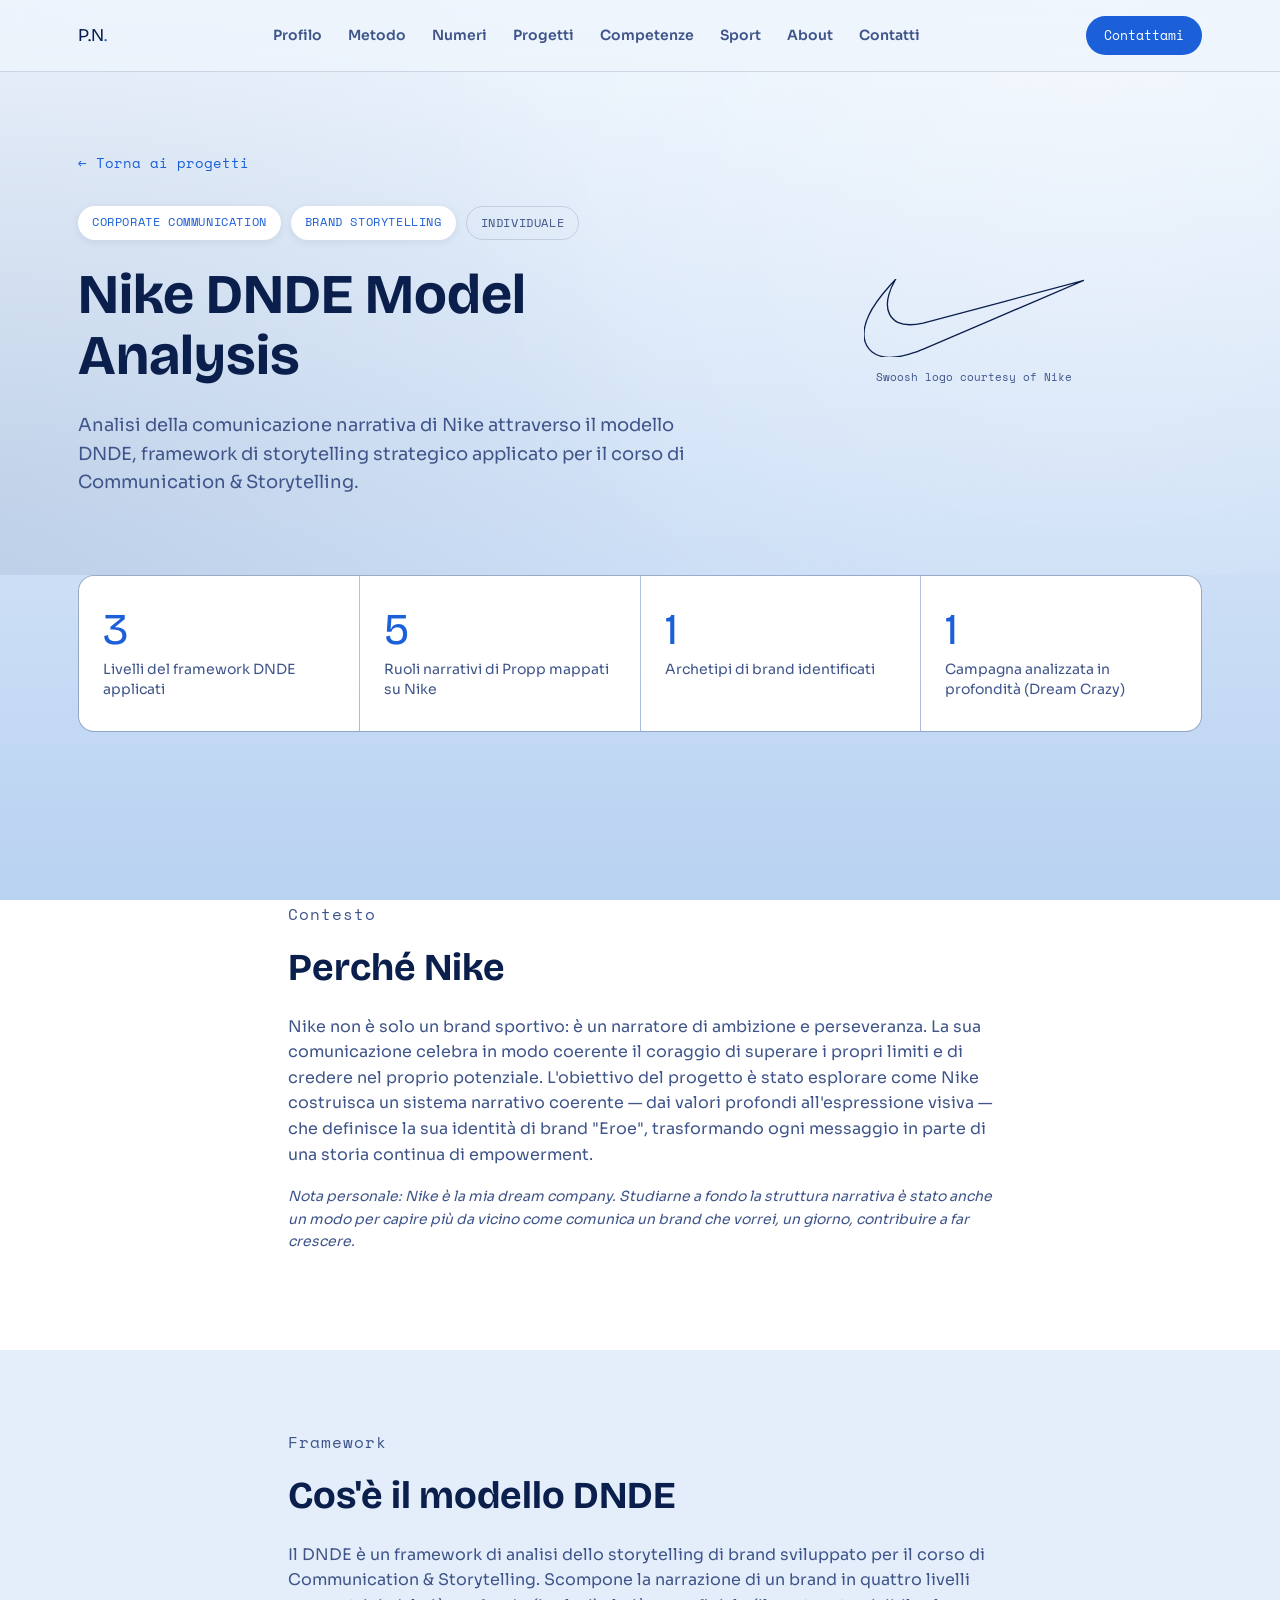
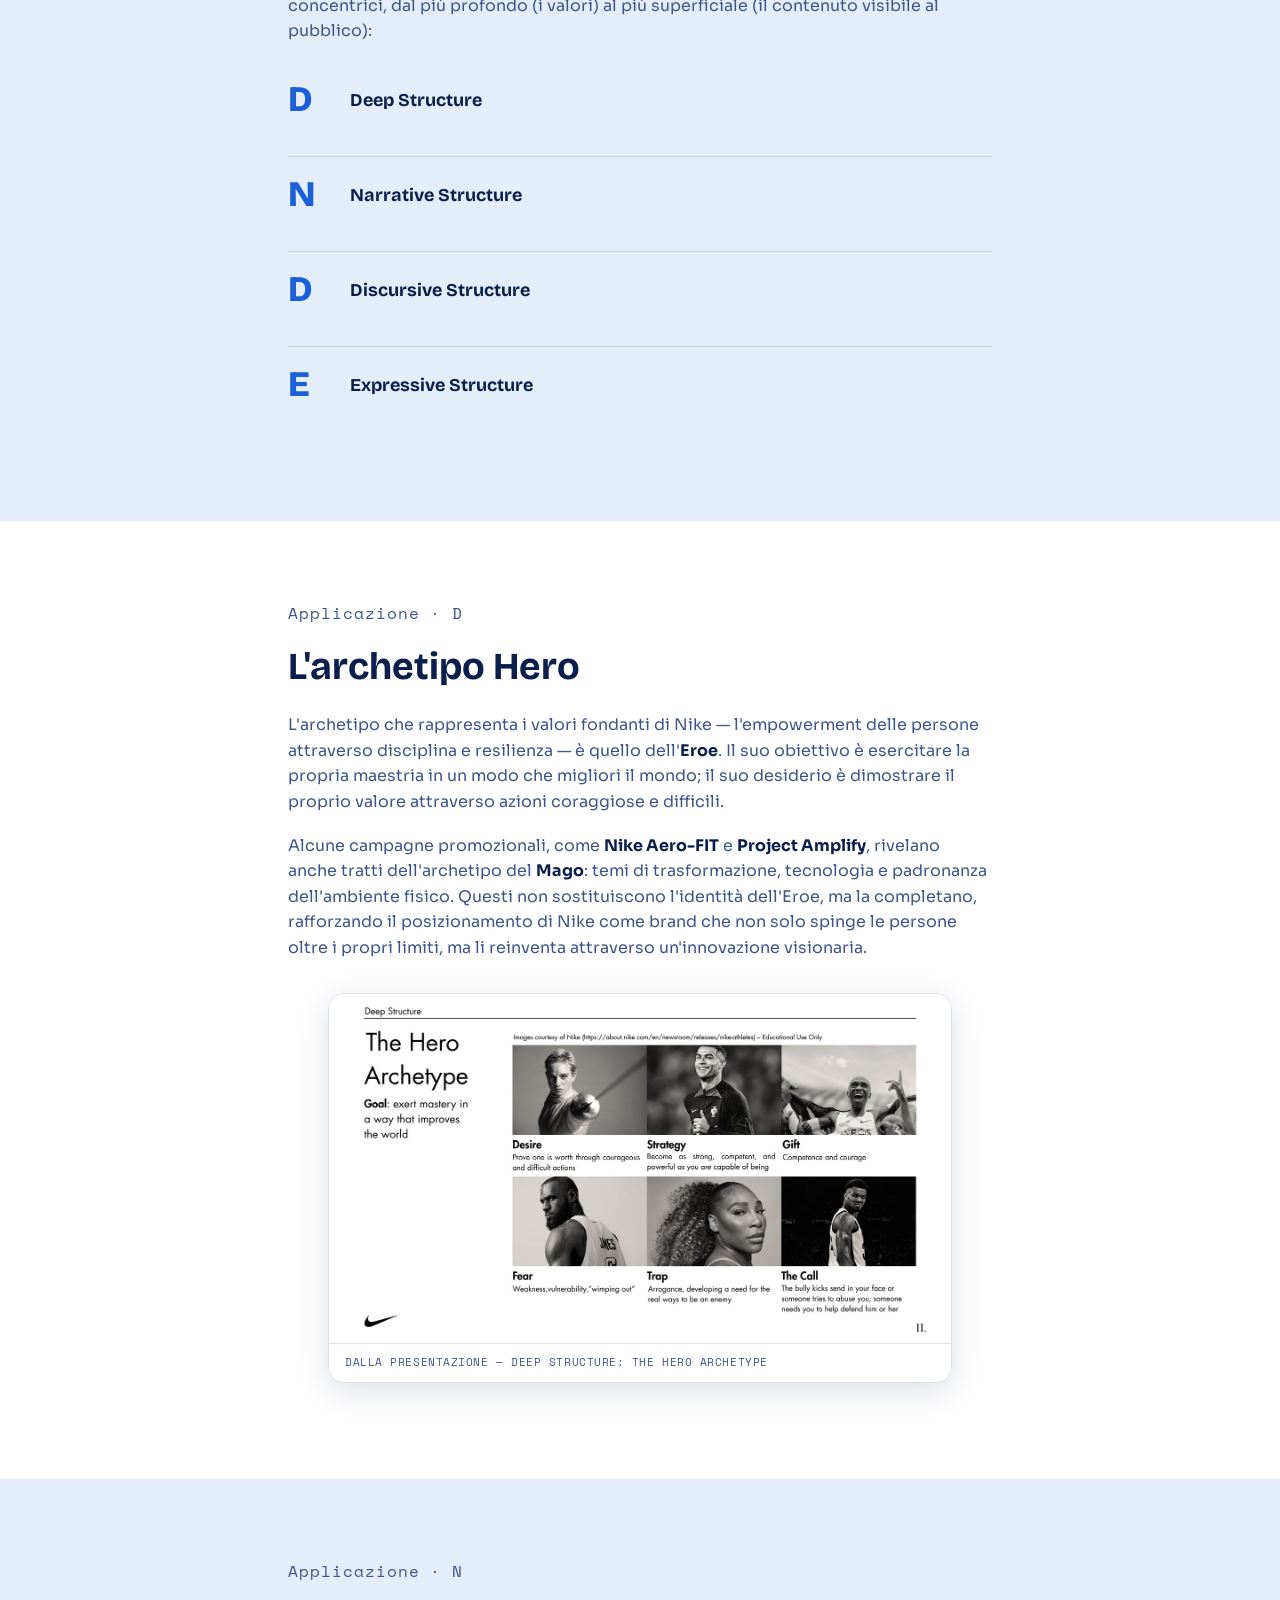
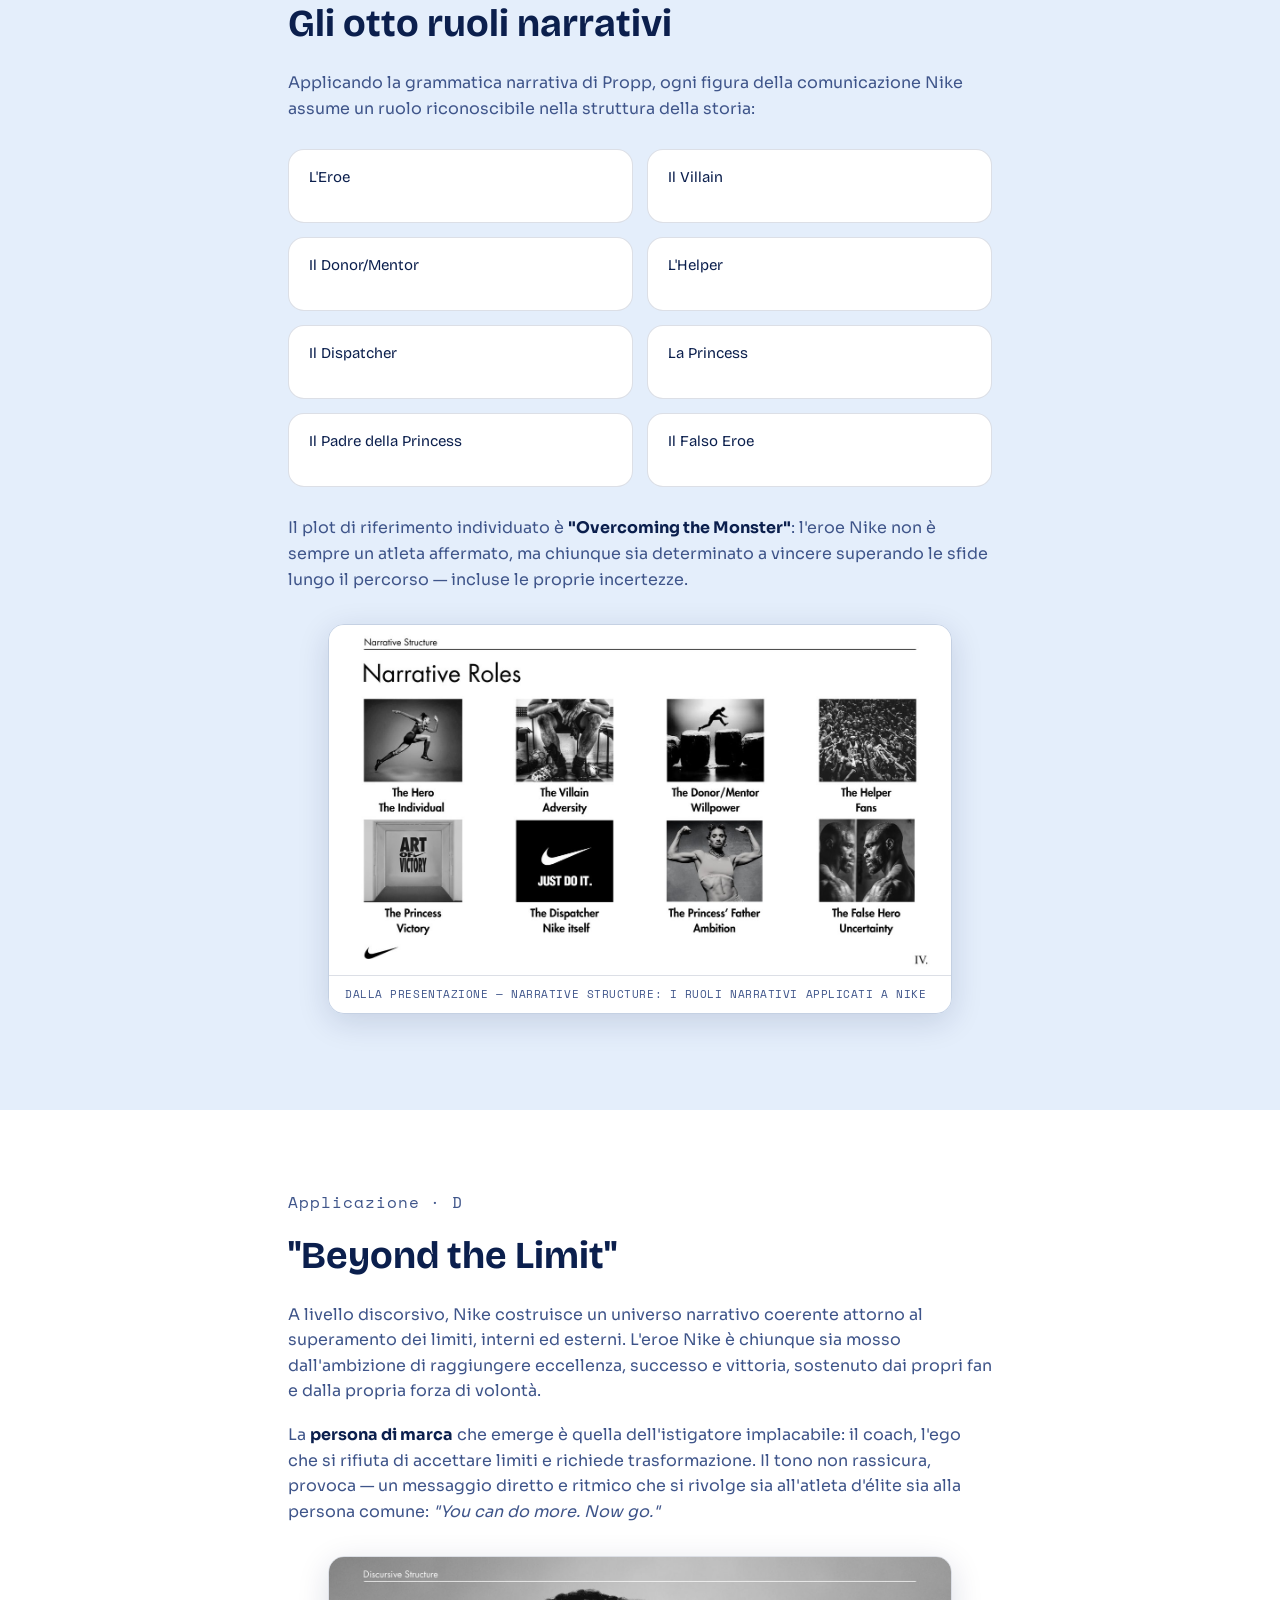
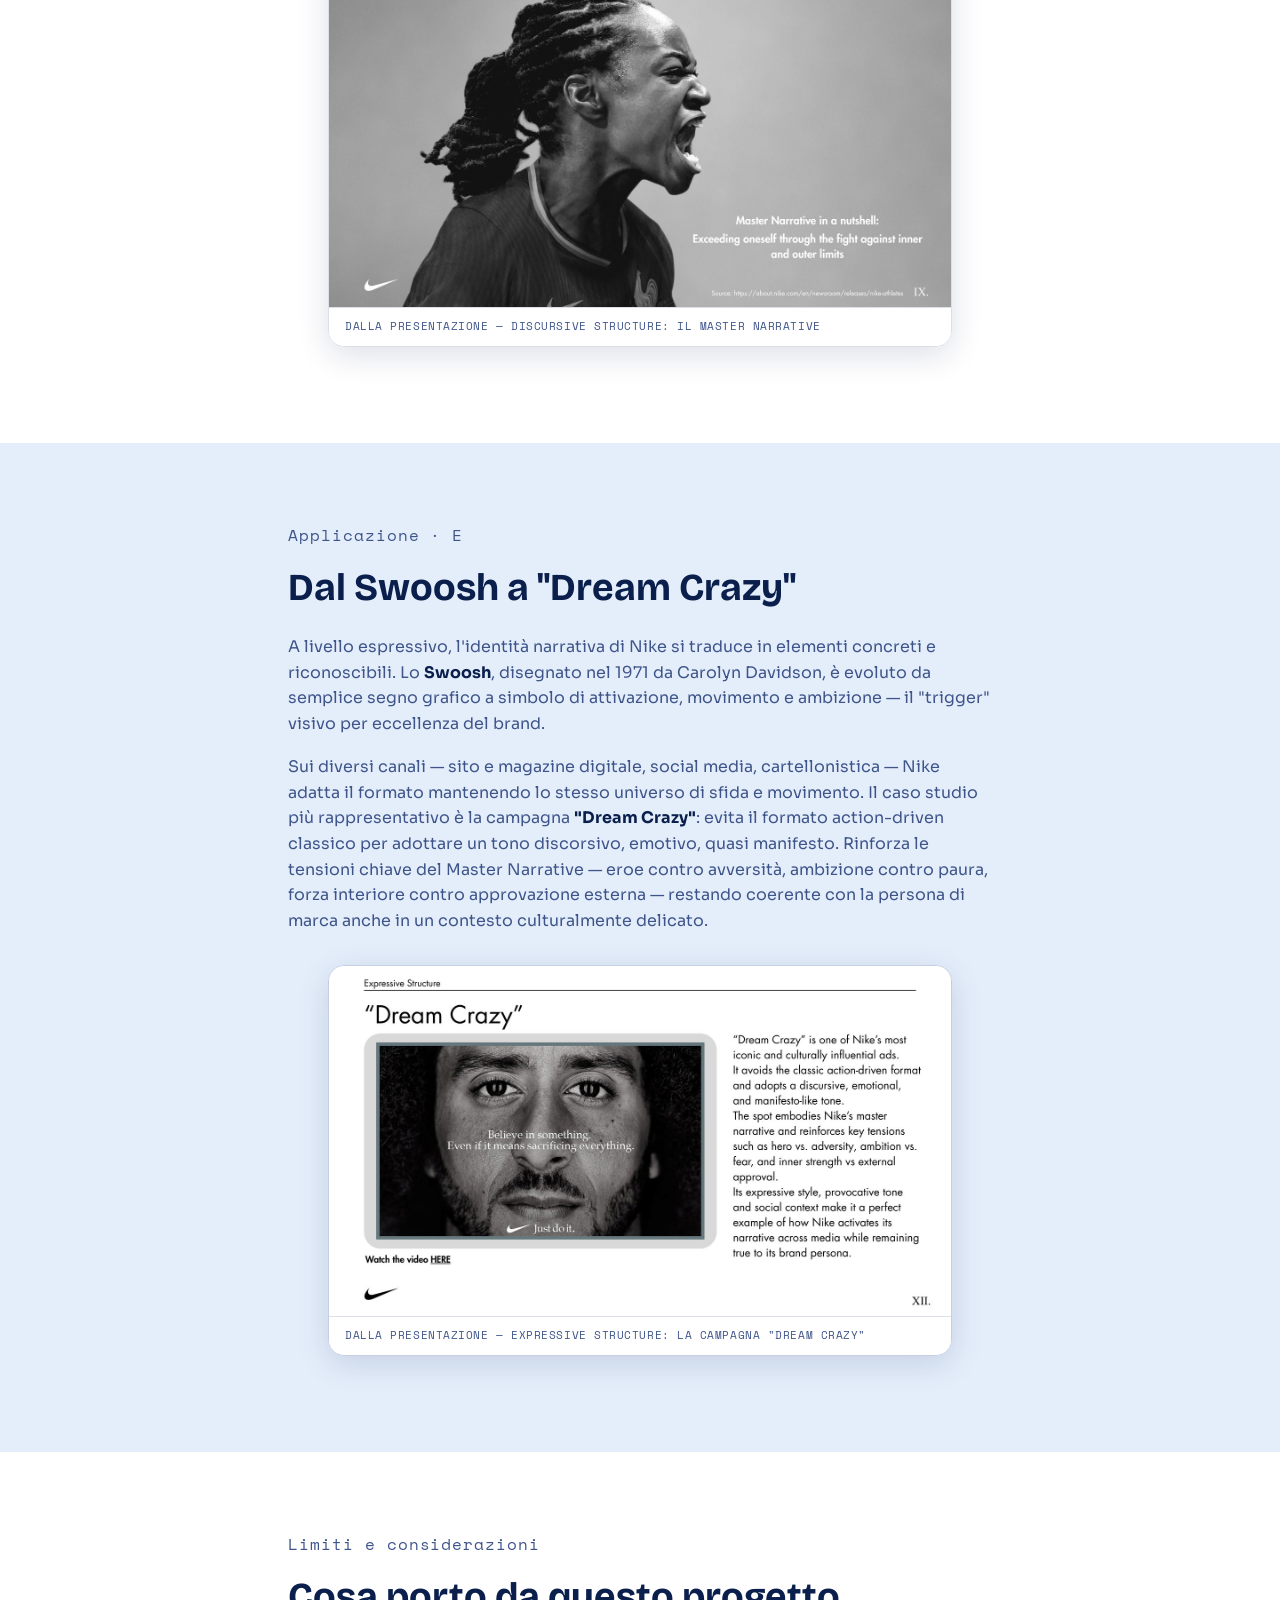
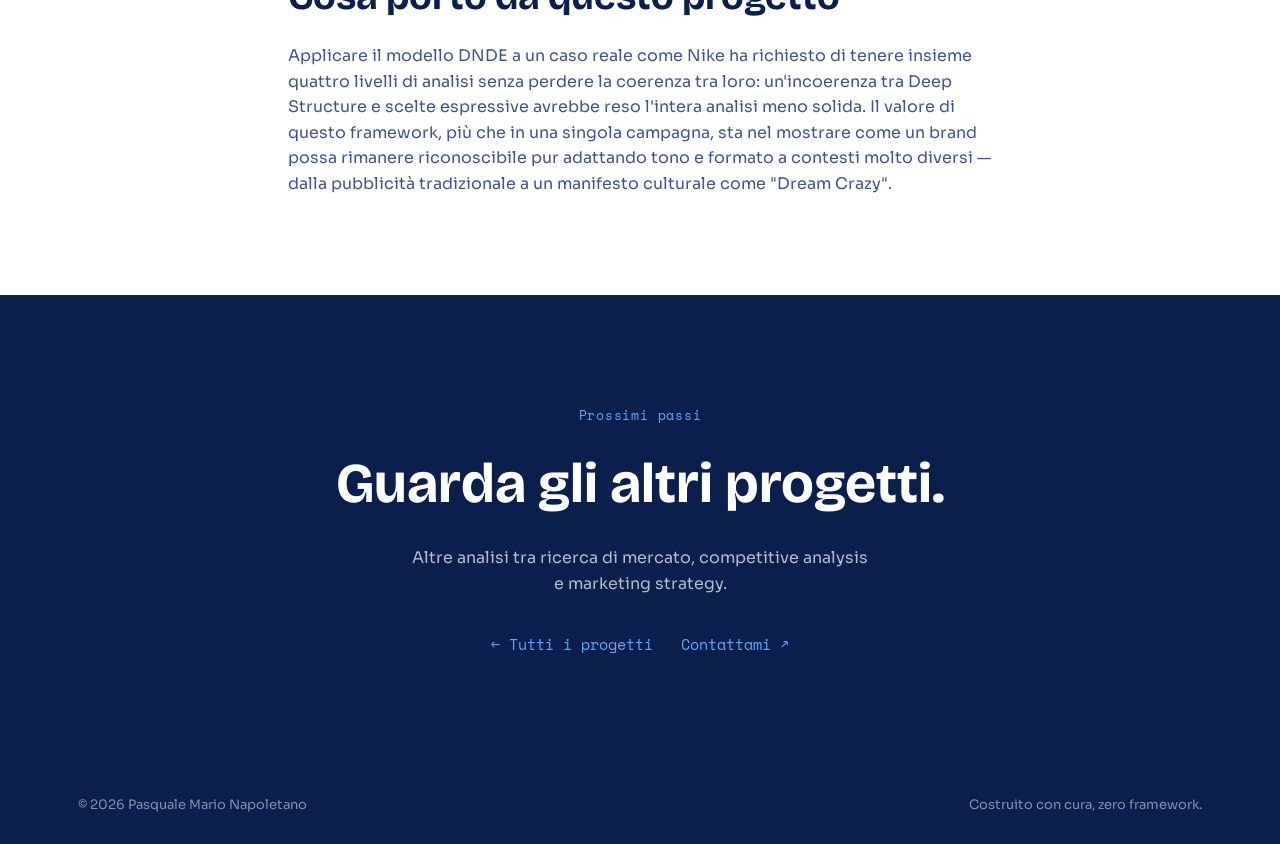
<file: progetti/nike-dnde.html>
<!DOCTYPE html>
<html lang="it">
<head>
<meta charset="UTF-8">
<meta name="viewport" content="width=device-width, initial-scale=1.0">
<title>Nike DNDE Model Analysis — Pasquale Mario Napoletano</title>
<meta name="description" content="Analisi della comunicazione narrativa di Nike attraverso il framework DNDE (Deep, Narrative, Discursive, Expressive Structure).">
<meta name="robots" content="noindex, nofollow">

<link rel="preconnect" href="https://fonts.googleapis.com">
<link rel="preconnect" href="https://fonts.gstatic.com" crossorigin>
<link href="https://fonts.googleapis.com/css2?family=Bricolage+Grotesque:opsz,wght@12..96,600..800&family=Sora:wght@400;500;600;700&family=Inter:wght@400;500;600;700;800&family=Space+Mono:wght@400;700&display=swap" rel="stylesheet">

<link rel="stylesheet" href="../css/style.css">
<link rel="stylesheet" href="../css/project.css">
</head>
<body>

<!-- ============ NAV ============ -->
<header class="nav" id="nav">
  <div class="nav-inner">
    <a href="../index.html#top" class="nav-logo">P.N<span class="dot">.</span></a>
    <nav class="nav-links">
      <a href="../index.html#about">Profilo</a>
      <a href="../index.html#approach">Metodo</a>
      <a href="../index.html#stats">Numeri</a>
      <a href="../index.html#projects">Progetti</a>
      <a href="../index.html#skills">Competenze</a>
      <a href="../index.html#sport">Sport</a>
      <a href="../about.html">About</a>
      <a href="../index.html#contact">Contatti</a>
    </nav>
    <a href="../index.html#contact" class="nav-cta">Contattami</a>
    <button class="nav-burger" id="navBurger" aria-label="Apri menu">
      <span></span><span></span><span></span>
    </button>
  </div>
</header>

<div class="mobile-menu" id="mobileMenu">
  <a href="../index.html#about">Profilo</a>
  <a href="../index.html#approach">Metodo</a>
  <a href="../index.html#stats">Numeri</a>
  <a href="../index.html#projects">Progetti</a>
  <a href="../index.html#skills">Competenze</a>
  <a href="../index.html#sport">Sport</a>
  <a href="../about.html">About</a>
  <a href="../index.html#contact">Contatti</a>
  <a href="../index.html#contact" class="mobile-cta">Contattami</a>
</div>

<!-- ============ PROJECT HERO ============ -->
<section class="project-hero">
  <div class="section-inner project-hero-grid">
    <div>
      <a href="../index.html#projects" class="back-link reveal">← Torna ai progetti</a>

      <div class="project-hero-tags reveal">
        <span class="project-tag">Corporate Communication</span>
        <span class="project-tag">Brand Storytelling</span>
        <span class="project-type">Individuale</span>
      </div>

      <h1 class="project-hero-title reveal-title">
        Nike DNDE Model Analysis
      </h1>

      <p class="project-hero-sub reveal">
        Analisi della comunicazione narrativa di Nike attraverso il modello DNDE, framework
        di storytelling strategico applicato per il corso di Communication &amp; Storytelling.
      </p>
    </div>

    <div class="project-hero-illu reveal">
      <svg viewBox="135.5 361.38 1000 356.39" xmlns="http://www.w3.org/2000/svg">
        <path d="M245.8075 717.62406c-29.79588-1.1837-54.1734-9.3368-73.23459-24.4796-3.63775-2.8928-12.30611-11.5663-15.21427-15.2245-7.72958-9.7193-12.98467-19.1785-16.48977-29.6734-10.7857-32.3061-5.23469-74.6989 15.87753-121.2243 18.0765-39.8316 45.96932-79.3366 94.63252-134.0508 7.16836-8.0511 28.51526-31.5969 28.65302-31.5969.051 0-1.11225 2.0153-2.57652 4.4694-12.65304 21.1938-23.47957 46.158-29.37751 67.7703-9.47448 34.6785-8.33163 64.4387 3.34693 87.5151 8.05611 15.898 21.86731 29.6684 37.3979 37.2806 27.18874 13.3214 66.9948 14.4235 115.60699 3.2245 3.34694-.7755 169.19363-44.801 368.55048-97.8366 199.35686-53.0408 362.49439-96.4029 362.51989-96.3672.056.046-463.16259 198.2599-703.62654 301.0914-38.08158 16.2806-48.26521 20.3928-66.16827 26.6785-45.76525 16.0714-86.76008 23.7398-119.89779 22.4235z" stroke="var(--navy)" stroke-width="6" fill="none"/>
      </svg>
      <p class="illu-credit">Swoosh logo courtesy of Nike</p>
    </div>
  </div>
</section>

<!-- ============ KEY METRICS ============ -->
<section class="project-metrics">
  <div class="section-inner">
    <div class="metrics-grid">
      <div class="metric-card reveal">
        <span class="metric-number" data-count="4">0</span>
        <span class="metric-label">Livelli del framework DNDE applicati</span>
      </div>
      <div class="metric-card reveal">
        <span class="metric-number" data-count="8">0</span>
        <span class="metric-label">Ruoli narrativi di Propp mappati su Nike</span>
      </div>
      <div class="metric-card reveal">
        <span class="metric-number" data-count="2">0</span>
        <span class="metric-label">Archetipi di brand identificati</span>
      </div>
      <div class="metric-card reveal">
        <span class="metric-number" data-count="1">0</span>
        <span class="metric-label">Campagna analizzata in profondità (Dream Crazy)</span>
      </div>
    </div>
  </div>
</section>

<!-- ============ CONTEXT ============ -->
<section class="project-section">
  <div class="section-inner project-narrow">
    <p class="section-eyebrow">Contesto</p>
    <h2 class="project-section-title reveal-title">Perché Nike</h2>
    <p class="reveal">
      Nike non è solo un brand sportivo: è un narratore di ambizione e perseveranza.
      La sua comunicazione celebra in modo coerente il coraggio di superare i propri limiti
      e di credere nel proprio potenziale. L'obiettivo del progetto è stato esplorare come
      Nike costruisca un sistema narrativo coerente — dai valori profondi all'espressione
      visiva — che definisce la sua identità di brand "Eroe", trasformando ogni messaggio
      in parte di una storia continua di empowerment.
    </p>
    <p class="reveal" style="font-size: 14px; font-style: italic;">
      Nota personale: Nike è la mia dream company. Studiarne a fondo la struttura narrativa
      è stato anche un modo per capire più da vicino come comunica un brand che vorrei,
      un giorno, contribuire a far crescere.
    </p>
  </div>
</section>

<!-- ============ FRAMEWORK EXPLAINER ============ -->
<section class="project-section project-section-alt">
  <div class="section-inner project-narrow">
    <p class="section-eyebrow">Framework</p>
    <h2 class="project-section-title reveal-title">Cos'è il modello DNDE</h2>
    <p class="reveal">
      Il DNDE è un framework di analisi dello storytelling di brand sviluppato per il corso
      di Communication &amp; Storytelling. Scompone la narrazione di un brand in quattro
      livelli concentrici, dal più profondo (i valori) al più superficiale (il contenuto
      visibile al pubblico):
    </p>

    <div class="dnde-grid reveal">
      <button class="dnde-layer" type="button">
        <div class="dnde-layer-head">
          <span class="dnde-letter">D</span>
          <h3>Deep Structure</h3>
        </div>
        <p class="dnde-layer-body">Definisce il "perché" del brand — i valori fondanti, lo scopo, la logica morale.
          È l'anima narrativa: cosa il brand crede e per cosa "combatte".</p>
      </button>

      <button class="dnde-layer" type="button">
        <div class="dnde-layer-head">
          <span class="dnde-letter">N</span>
          <h3>Narrative Structure</h3>
        </div>
        <p class="dnde-layer-body">La meccanica interna della storia: la logica dell'azione, della trasformazione
          e della progressione. Definisce i ruoli — chi è l'eroe, chi l'aiutante, chi l'ostacolo.</p>
      </button>

      <button class="dnde-layer" type="button">
        <div class="dnde-layer-head">
          <span class="dnde-letter">D</span>
          <h3>Discursive Structure</h3>
        </div>
        <p class="dnde-layer-body">Dove la storia prende forma concreta attraverso personaggi specifici, azioni,
          luoghi e ambientazioni narrative. Definisce il tono di voce e la "persona" del brand.</p>
      </button>

      <button class="dnde-layer" type="button">
        <div class="dnde-layer-head">
          <span class="dnde-letter">E</span>
          <h3>Expressive Structure</h3>
        </div>
        <p class="dnde-layer-body">Il livello più esterno del modello: la visibilità e la diffusione. Come la storia
          si traduce in loghi, contenuti social, campagne pubblicitarie e altri formati.</p>
      </button>
    </div>
  </div>
</section>

<!-- ============ DEEP STRUCTURE APPLIED ============ -->
<section class="project-section">
  <div class="section-inner project-narrow">
    <p class="section-eyebrow">Applicazione · D</p>
    <h2 class="project-section-title reveal-title">L'archetipo Hero</h2>
    <p class="reveal">
      L'archetipo che rappresenta i valori fondanti di Nike — l'empowerment delle persone
      attraverso disciplina e resilienza — è quello dell'<strong>Eroe</strong>. Il suo
      obiettivo è esercitare la propria maestria in un modo che migliori il mondo; il suo
      desiderio è dimostrare il proprio valore attraverso azioni coraggiose e difficili.
    </p>
    <p class="reveal">
      Alcune campagne promozionali, come <strong>Nike Aero-FIT</strong> e <strong>Project
      Amplify</strong>, rivelano anche tratti dell'archetipo del <strong>Mago</strong>:
      temi di trasformazione, tecnologia e padronanza dell'ambiente fisico. Questi non
      sostituiscono l'identità dell'Eroe, ma la completano, rafforzando il posizionamento
      di Nike come brand che non solo spinge le persone oltre i propri limiti, ma li
      reinventa attraverso un'innovazione visionaria.
    </p>
    <figure class="slide-screenshot reveal">
      <img src="../assets/slides/nike_deep.jpg" alt="Slide Deep Structure — The Hero Archetype" loading="lazy">
      <figcaption>Dalla presentazione — Deep Structure: The Hero Archetype</figcaption>
    </figure>
  </div>
</section>

<!-- ============ NARRATIVE STRUCTURE APPLIED ============ -->
<section class="project-section project-section-alt">
  <div class="section-inner project-narrow">
    <p class="section-eyebrow">Applicazione · N</p>
    <h2 class="project-section-title reveal-title">Gli otto ruoli narrativi</h2>
    <p class="reveal">
      Applicando la grammatica narrativa di Propp, ogni figura della comunicazione Nike
      assume un ruolo riconoscibile nella struttura della storia:
    </p>

    <div class="role-grid reveal">
      <button class="role-card" type="button">
        <span class="role-tag">L'Eroe</span>
        <p class="role-card-body"><strong>L'individuo</strong> — non necessariamente un atleta di successo, ma chiunque aspiri a diventare un campione attraverso lo sforzo.</p>
      </button>
      <button class="role-card" type="button">
        <span class="role-tag">Il Villain</span>
        <p class="role-card-body"><strong>L'avversità</strong> — status sociale, marginalizzazione, discriminazione, limiti fisici.</p>
      </button>
      <button class="role-card" type="button">
        <span class="role-tag">Il Donor/Mentor</span>
        <p class="role-card-body"><strong>La forza di volontà</strong> dell'eroe — il motore morale ed emotivo del suo percorso.</p>
      </button>
      <button class="role-card" type="button">
        <span class="role-tag">L'Helper</span>
        <p class="role-card-body"><strong>I fan</strong> — la community che sostiene l'eroe nel suo percorso.</p>
      </button>
      <button class="role-card" type="button">
        <span class="role-tag">Il Dispatcher</span>
        <p class="role-card-body"><strong>Nike stessa</strong> — l'istigatore che avvia il percorso senza sostituirsi all'eroe.</p>
      </button>
      <button class="role-card" type="button">
        <span class="role-tag">La Princess</span>
        <p class="role-card-body"><strong>La vittoria</strong> — il momento in cui l'eroe realizza di poter riscrivere i propri limiti.</p>
      </button>
      <button class="role-card" type="button">
        <span class="role-tag">Il Padre della Princess</span>
        <p class="role-card-body"><strong>L'ambizione</strong> — la disciplina interiore necessaria per meritare il premio.</p>
      </button>
      <button class="role-card" type="button">
        <span class="role-tag">Il Falso Eroe</span>
        <p class="role-card-body"><strong>L'incertezza</strong> — l'ossessione per l'approvazione esterna che allontana dal vero percorso.</p>
      </button>
    </div>

    <p class="reveal">
      Il plot di riferimento individuato è <strong>"Overcoming the Monster"</strong>: l'eroe
      Nike non è sempre un atleta affermato, ma chiunque sia determinato a vincere superando
      le sfide lungo il percorso — incluse le proprie incertezze.
    </p>
    <figure class="slide-screenshot reveal">
      <img src="../assets/slides/nike_narrative.jpg" alt="Slide Narrative Structure — Narrative Roles" loading="lazy">
      <figcaption>Dalla presentazione — Narrative Structure: i ruoli narrativi applicati a Nike</figcaption>
    </figure>
  </div>
</section>

<!-- ============ DISCURSIVE STRUCTURE APPLIED ============ -->
<section class="project-section">
  <div class="section-inner project-narrow">
    <p class="section-eyebrow">Applicazione · D</p>
    <h2 class="project-section-title reveal-title">"Beyond the Limit"</h2>
    <p class="reveal">
      A livello discorsivo, Nike costruisce un universo narrativo coerente attorno al
      superamento dei limiti, interni ed esterni. L'eroe Nike è chiunque sia mosso
      dall'ambizione di raggiungere eccellenza, successo e vittoria, sostenuto dai propri
      fan e dalla propria forza di volontà.
    </p>
    <p class="reveal">
      La <strong>persona di marca</strong> che emerge è quella dell'istigatore implacabile:
      il coach, l'ego che si rifiuta di accettare limiti e richiede trasformazione. Il tono
      non rassicura, provoca — un messaggio diretto e ritmico che si rivolge sia all'atleta
      d'élite sia alla persona comune: <em>"You can do more. Now go."</em>
    </p>
    <figure class="slide-screenshot reveal">
      <img src="../assets/slides/nike_discursive.jpg" alt="Slide Discursive Structure — Master Narrative" loading="lazy">
      <figcaption>Dalla presentazione — Discursive Structure: il Master Narrative</figcaption>
    </figure>
  </div>
</section>

<!-- ============ EXPRESSIVE STRUCTURE APPLIED ============ -->
<section class="project-section project-section-alt">
  <div class="section-inner project-narrow">
    <p class="section-eyebrow">Applicazione · E</p>
    <h2 class="project-section-title reveal-title">Dal Swoosh a "Dream Crazy"</h2>
    <p class="reveal">
      A livello espressivo, l'identità narrativa di Nike si traduce in elementi concreti
      e riconoscibili. Lo <strong>Swoosh</strong>, disegnato nel 1971 da Carolyn Davidson,
      è evoluto da semplice segno grafico a simbolo di attivazione, movimento e ambizione —
      il "trigger" visivo per eccellenza del brand.
    </p>
    <p class="reveal">
      Sui diversi canali — sito e magazine digitale, social media, cartellonistica — Nike
      adatta il formato mantenendo lo stesso universo di sfida e movimento. Il caso studio
      più rappresentativo è la campagna <strong>"Dream Crazy"</strong>: evita il formato
      action-driven classico per adottare un tono discorsivo, emotivo, quasi manifesto.
      Rinforza le tensioni chiave del Master Narrative — eroe contro avversità, ambizione
      contro paura, forza interiore contro approvazione esterna — restando coerente con
      la persona di marca anche in un contesto culturalmente delicato.
    </p>
    <figure class="slide-screenshot reveal">
      <img src="../assets/slides/nike_expressive.jpg" alt="Slide Expressive Structure — Dream Crazy" loading="lazy">
      <figcaption>Dalla presentazione — Expressive Structure: la campagna "Dream Crazy"</figcaption>
    </figure>
  </div>
</section>

<!-- ============ REFLECTION ============ -->
<section class="project-section">
  <div class="section-inner project-narrow">
    <p class="section-eyebrow">Limiti e considerazioni</p>
    <h2 class="project-section-title reveal-title">Cosa porto da questo progetto</h2>
    <p class="reveal">
      Applicare il modello DNDE a un caso reale come Nike ha richiesto di tenere insieme
      quattro livelli di analisi senza perdere la coerenza tra loro: un'incoerenza tra
      Deep Structure e scelte espressive avrebbe reso l'intera analisi meno solida. Il
      valore di questo framework, più che in una singola campagna, sta nel mostrare come
      un brand possa rimanere riconoscibile pur adattando tono e formato a contesti molto
      diversi — dalla pubblicità tradizionale a un manifesto culturale come "Dream Crazy".
    </p>
  </div>
</section>

<!-- ============ NEXT PROJECT / BACK ============ -->
<section class="contact project-contact">
  <div class="section-inner contact-inner">
    <p class="section-eyebrow">Prossimi passi</p>
    <h2 class="contact-title reveal-title">Guarda gli altri progetti.</h2>
    <p class="contact-sub reveal">
      Altre analisi tra ricerca di mercato, competitive analysis e marketing strategy.
    </p>
    <div class="contact-links reveal">
      <a href="../index.html#projects" class="contact-link">← Tutti i progetti</a>
      <a href="../index.html#contact" class="contact-link">Contattami ↗</a>
    </div>
  </div>
</section>

<footer class="footer">
  <div class="section-inner footer-inner">
    <span>© 2026 Pasquale Mario Napoletano</span>
    <span>Costruito con cura, zero framework.</span>
  </div>
</footer>

<script src="../js/script.js"></script>
</body>
</html>
</file>
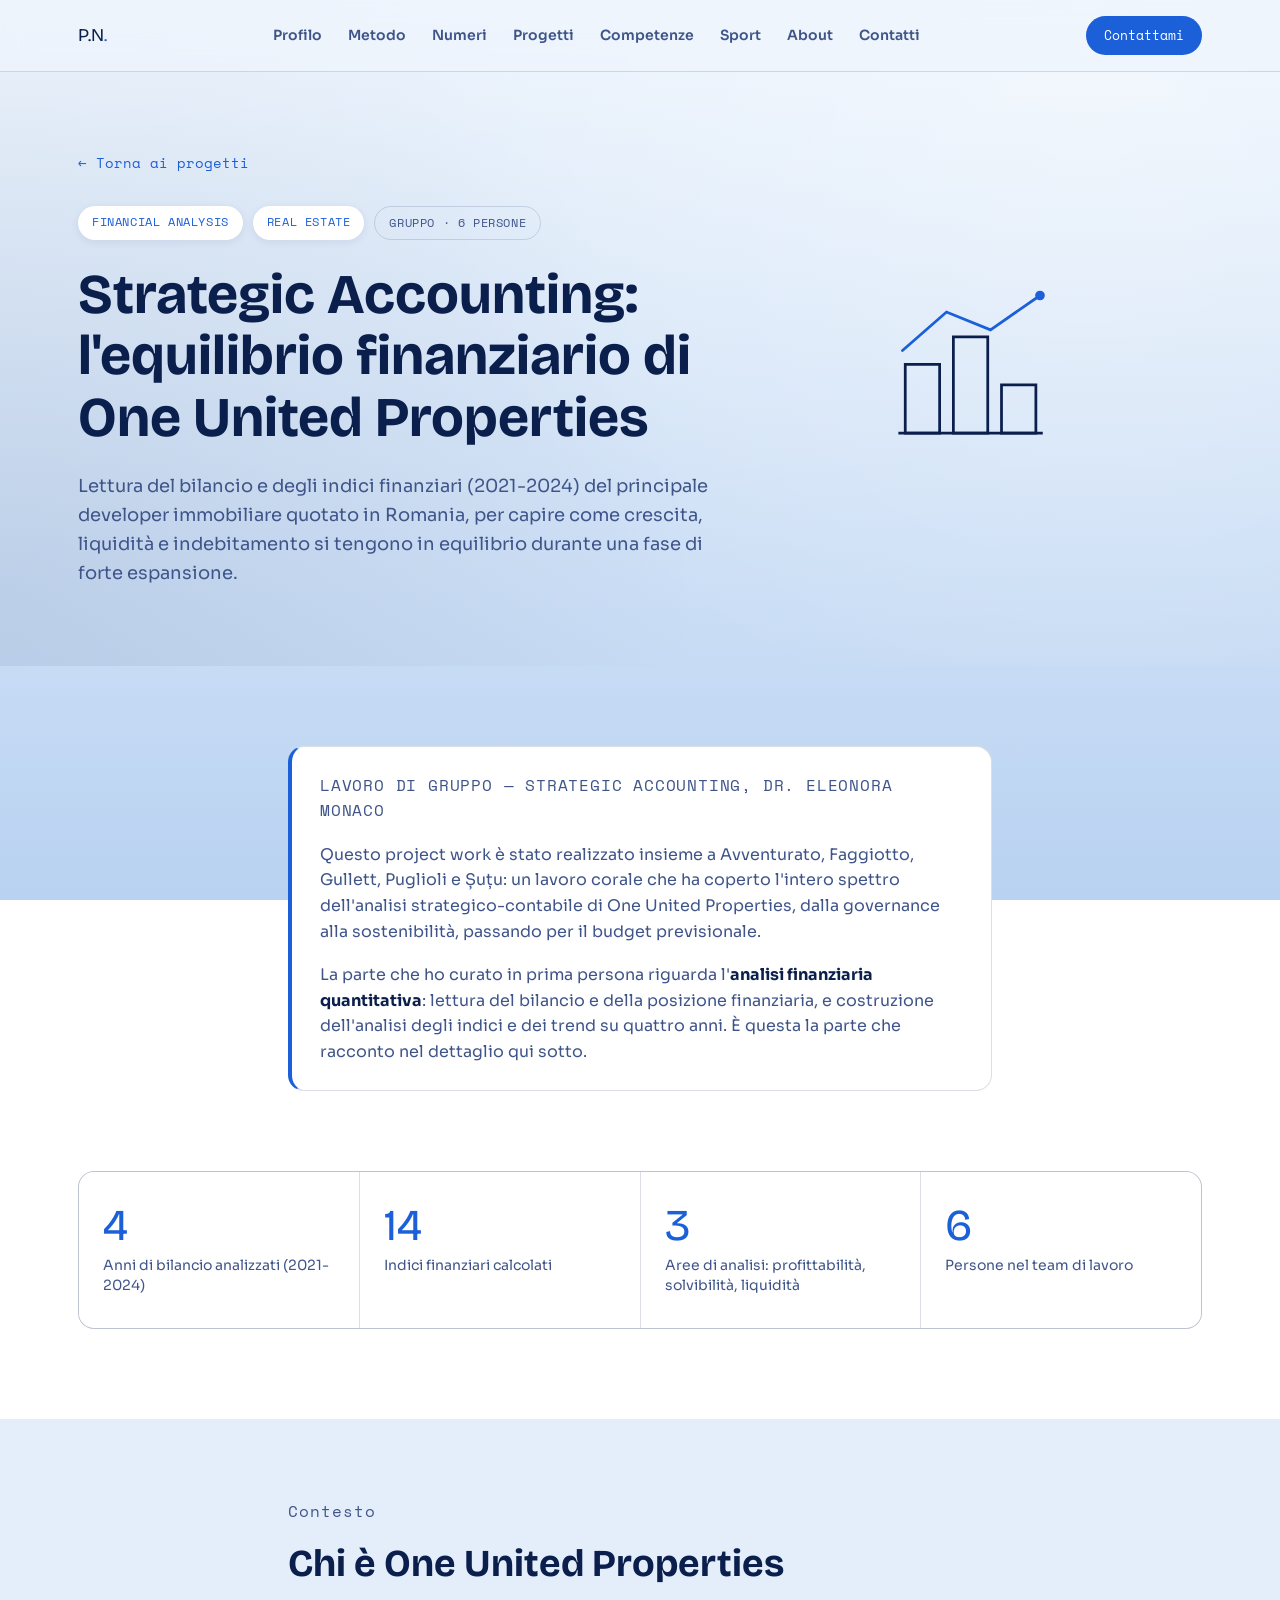
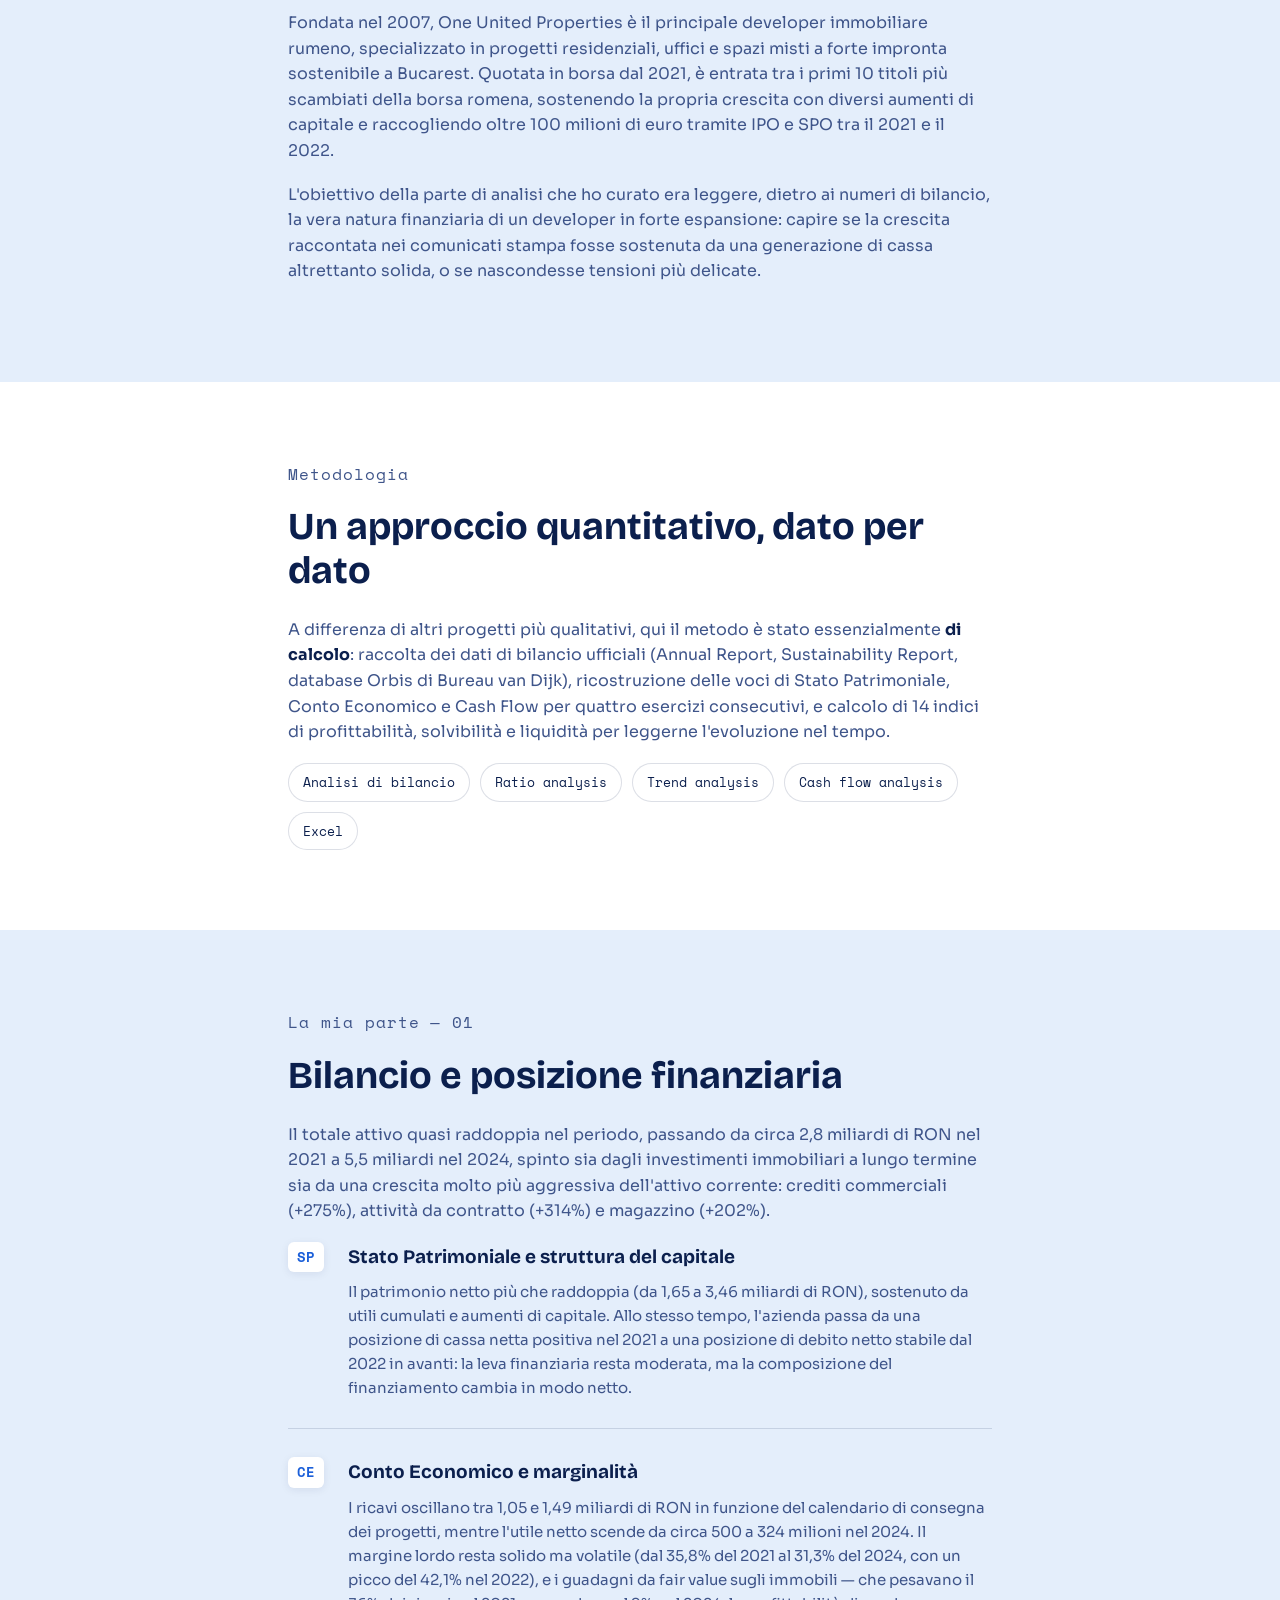
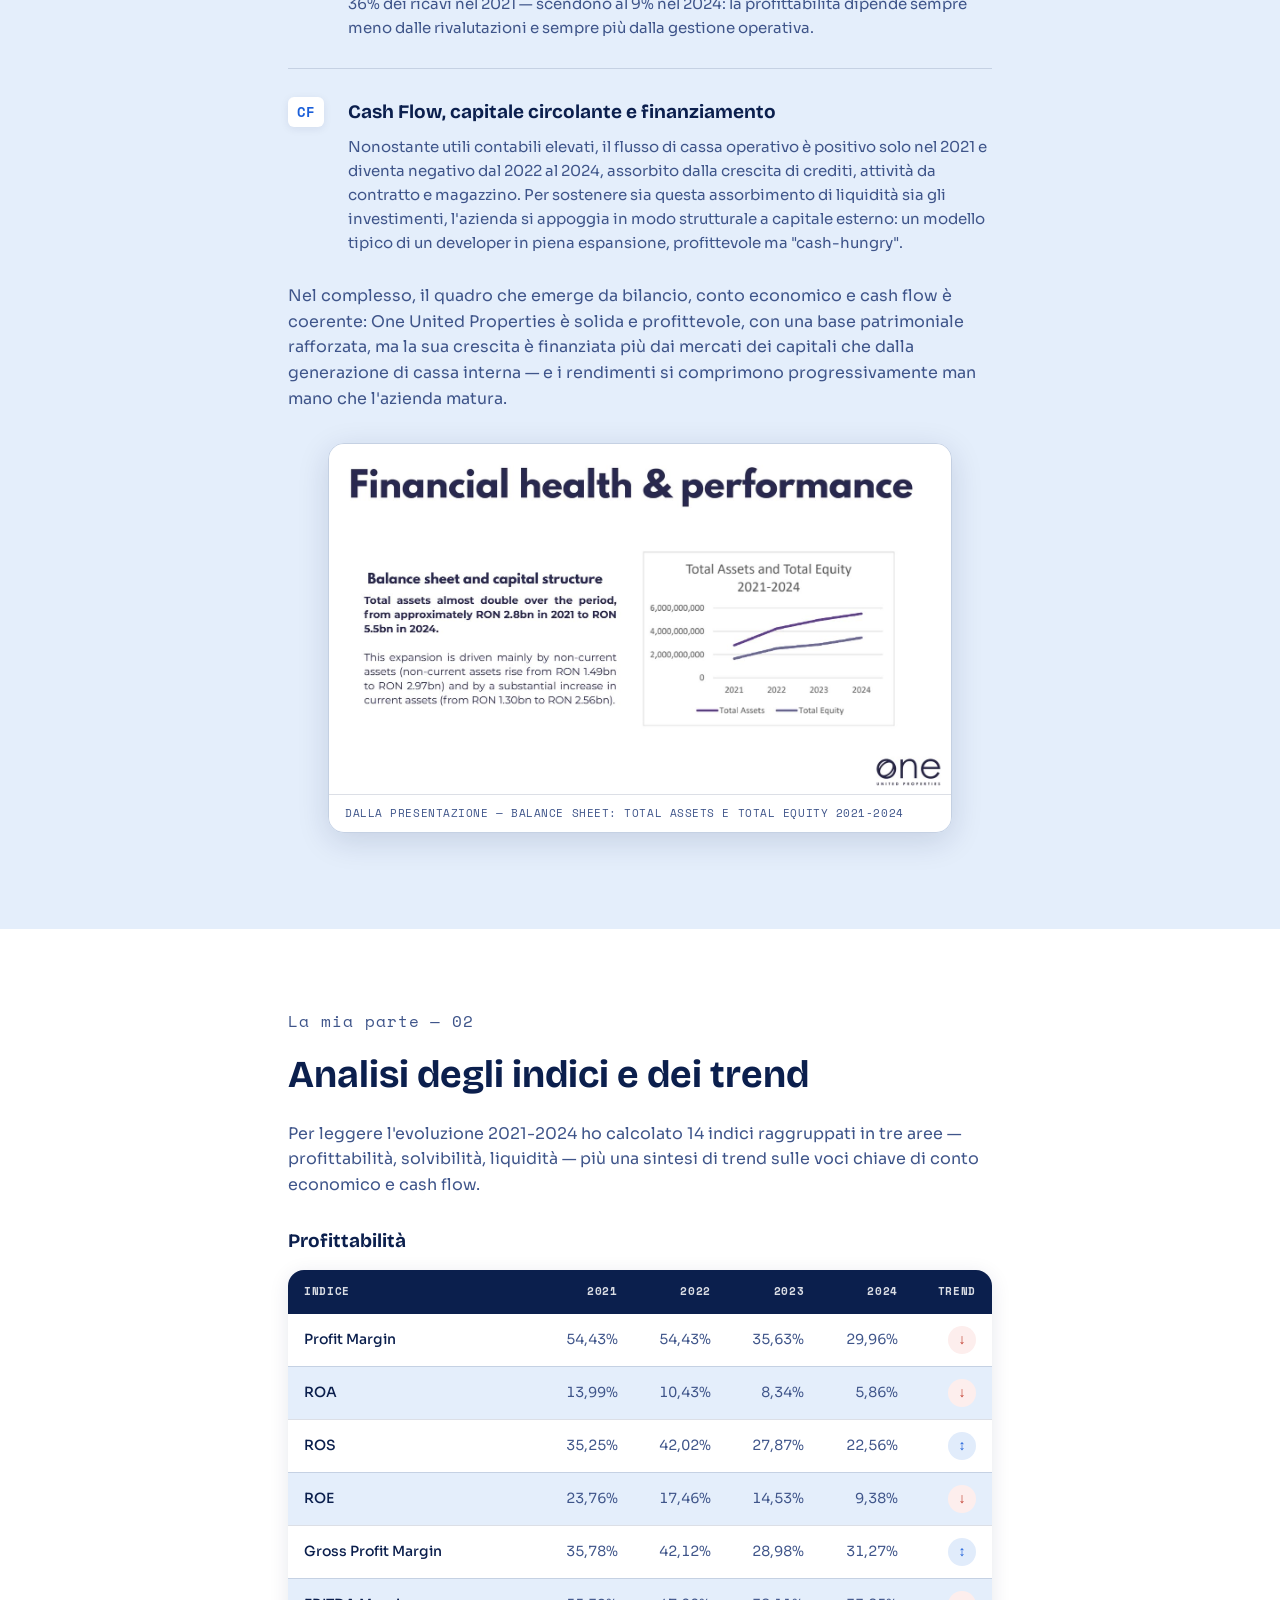
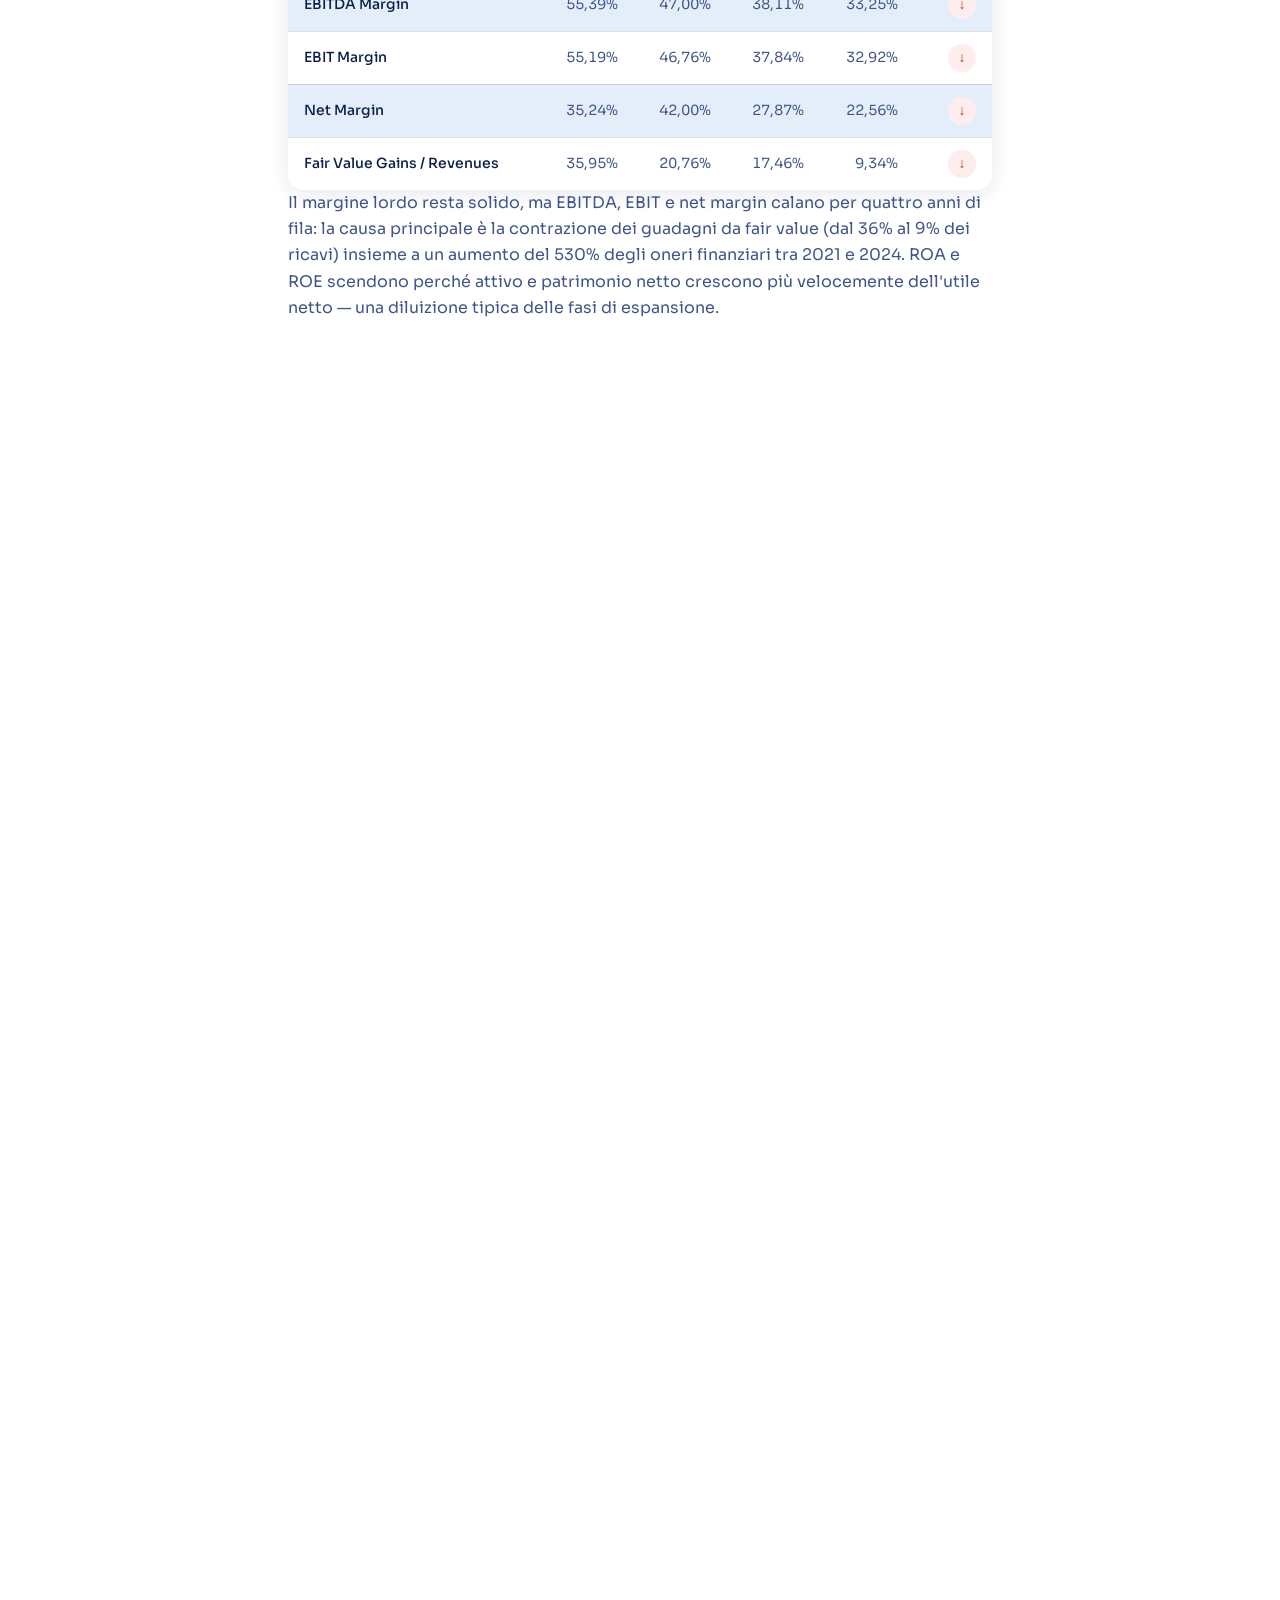
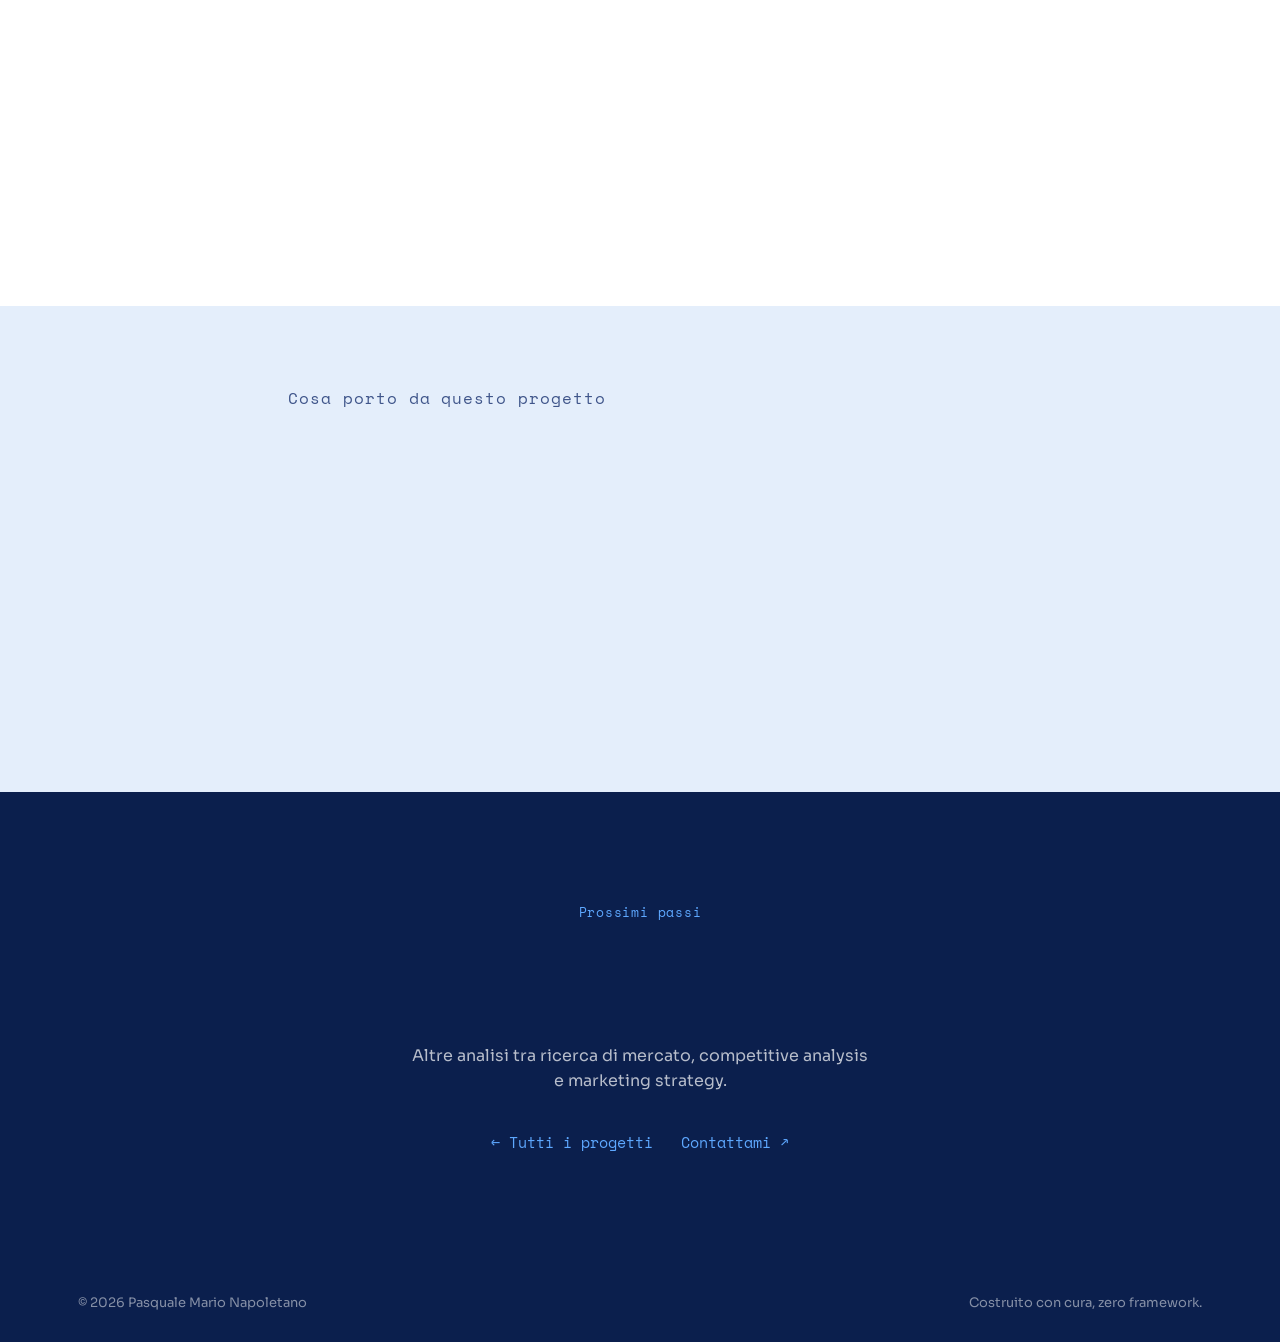
<file: progetti/strategic-accounting.html>
<!DOCTYPE html>
<html lang="it">
<head>
<meta charset="UTF-8">
<meta name="viewport" content="width=device-width, initial-scale=1.0">
<title>Strategic Accounting: One United Properties — Pasquale Mario Napoletano</title>
<meta name="description" content="Analisi di bilancio, indici finanziari e trend del developer immobiliare rumeno One United Properties (2021-2024).">
<meta name="robots" content="noindex, nofollow">

<link rel="preconnect" href="https://fonts.googleapis.com">
<link rel="preconnect" href="https://fonts.gstatic.com" crossorigin>
<link href="https://fonts.googleapis.com/css2?family=Bricolage+Grotesque:opsz,wght@12..96,600..800&family=Sora:wght@400;500;600;700&family=Inter:wght@400;500;600;700;800&family=Space+Mono:wght@400;700&display=swap" rel="stylesheet">

<link rel="stylesheet" href="../css/style.css">
<link rel="stylesheet" href="../css/project.css">
</head>
<body>

<!-- ============ NAV ============ -->
<header class="nav" id="nav">
  <div class="nav-inner">
    <a href="../index.html#top" class="nav-logo">P.N<span class="dot">.</span></a>
    <nav class="nav-links">
      <a href="../index.html#about">Profilo</a>
      <a href="../index.html#approach">Metodo</a>
      <a href="../index.html#stats">Numeri</a>
      <a href="../index.html#projects">Progetti</a>
      <a href="../index.html#skills">Competenze</a>
      <a href="../index.html#sport">Sport</a>
      <a href="../about.html">About</a>
      <a href="../index.html#contact">Contatti</a>
    </nav>
    <a href="../index.html#contact" class="nav-cta">Contattami</a>
    <button class="nav-burger" id="navBurger" aria-label="Apri menu">
      <span></span><span></span><span></span>
    </button>
  </div>
</header>

<div class="mobile-menu" id="mobileMenu">
  <a href="../index.html#about">Profilo</a>
  <a href="../index.html#approach">Metodo</a>
  <a href="../index.html#stats">Numeri</a>
  <a href="../index.html#projects">Progetti</a>
  <a href="../index.html#skills">Competenze</a>
  <a href="../index.html#sport">Sport</a>
  <a href="../about.html">About</a>
  <a href="../index.html#contact">Contatti</a>
  <a href="../about.html" class="mobile-cta">About</a>
</div>

<!-- ============ PROJECT HERO ============ -->
<section class="project-hero">
  <div class="section-inner project-hero-grid">
    <div>
      <a href="../index.html#projects" class="back-link reveal">← Torna ai progetti</a>

      <div class="project-hero-tags reveal">
        <span class="project-tag">Financial Analysis</span>
        <span class="project-tag">Real Estate</span>
        <span class="project-type">Gruppo · 6 persone</span>
      </div>

      <h1 class="project-hero-title reveal-title">
        Strategic Accounting: l'equilibrio finanziario di One United Properties
      </h1>

      <p class="project-hero-sub reveal">
        Lettura del bilancio e degli indici finanziari (2021-2024) del principale
        developer immobiliare quotato in Romania, per capire come crescita,
        liquidità e indebitamento si tengono in equilibrio durante una fase di
        forte espansione.
      </p>
    </div>

    <div class="project-hero-illu reveal" aria-hidden="true">
      <svg viewBox="0 0 160 160" fill="none" xmlns="http://www.w3.org/2000/svg">
        <path d="M30 120 L30 70 L55 70 L55 120 Z" stroke="var(--navy)" stroke-width="2"/>
        <path d="M65 120 L65 50 L90 50 L90 120 Z" stroke="var(--navy)" stroke-width="2"/>
        <path d="M100 120 L100 85 L125 85 L125 120 Z" stroke="var(--navy)" stroke-width="2"/>
        <path d="M25 120 L130 120" stroke="var(--navy)" stroke-width="2"/>
        <path d="M28 60 L60 32 L92 45 L128 20" stroke="var(--accent)" stroke-width="2" stroke-linecap="round"/>
        <circle cx="128" cy="20" r="3.5" fill="var(--accent)"/>
      </svg>
    </div>
  </div>
</section>

<!-- ============ TEAM CREDIT ============ -->
<section class="project-section">
  <div class="section-inner project-narrow">
    <div class="team-credit reveal">
      <p class="team-credit-label">Lavoro di gruppo — Strategic Accounting, Dr. Eleonora Monaco</p>
      <p class="team-credit-text">
        Questo project work è stato realizzato insieme a Avventurato, Faggiotto, Gullett,
        Puglioli e Șuțu: un lavoro corale che ha coperto l'intero spettro dell'analisi
        strategico-contabile di One United Properties, dalla governance alla sostenibilità,
        passando per il budget previsionale.
      </p>
      <p class="team-credit-text">
        La parte che ho curato in prima persona riguarda l'<strong>analisi finanziaria
        quantitativa</strong>: lettura del bilancio e della posizione finanziaria, e
        costruzione dell'analisi degli indici e dei trend su quattro anni. È questa la
        parte che racconto nel dettaglio qui sotto.
      </p>
    </div>
  </div>
</section>

<!-- ============ KEY METRICS ============ -->
<section class="project-metrics">
  <div class="section-inner">
    <div class="metrics-grid">
      <div class="metric-card reveal">
        <span class="metric-number" data-count="4">0</span>
        <span class="metric-label">Anni di bilancio analizzati (2021-2024)</span>
      </div>
      <div class="metric-card reveal">
        <span class="metric-number" data-count="14">0</span>
        <span class="metric-label">Indici finanziari calcolati</span>
      </div>
      <div class="metric-card reveal">
        <span class="metric-number" data-count="3">0</span>
        <span class="metric-label">Aree di analisi: profittabilità, solvibilità, liquidità</span>
      </div>
      <div class="metric-card reveal">
        <span class="metric-number" data-count="6">0</span>
        <span class="metric-label">Persone nel team di lavoro</span>
      </div>
    </div>
  </div>
</section>

<!-- ============ CONTEXT ============ -->
<section class="project-section project-section-alt">
  <div class="section-inner project-narrow">
    <p class="section-eyebrow">Contesto</p>
    <h2 class="project-section-title reveal-title">Chi è One United Properties</h2>
    <p class="reveal">
      Fondata nel 2007, One United Properties è il principale developer immobiliare
      rumeno, specializzato in progetti residenziali, uffici e spazi misti a forte
      impronta sostenibile a Bucarest. Quotata in borsa dal 2021, è entrata tra i primi
      10 titoli più scambiati della borsa romena, sostenendo la propria crescita con
      diversi aumenti di capitale e raccogliendo oltre 100 milioni di euro tramite IPO
      e SPO tra il 2021 e il 2022.
    </p>
    <p class="reveal">
      L'obiettivo della parte di analisi che ho curato era leggere, dietro ai numeri di
      bilancio, la vera natura finanziaria di un developer in forte espansione: capire
      se la crescita raccontata nei comunicati stampa fosse sostenuta da una generazione
      di cassa altrettanto solida, o se nascondesse tensioni più delicate.
    </p>
  </div>
</section>

<!-- ============ METHODOLOGY ============ -->
<section class="project-section">
  <div class="section-inner project-narrow">
    <p class="section-eyebrow">Metodologia</p>
    <h2 class="project-section-title reveal-title">Un approccio quantitativo, dato per dato</h2>
    <p class="reveal">
      A differenza di altri progetti più qualitativi, qui il metodo è stato
      essenzialmente <strong>di calcolo</strong>: raccolta dei dati di bilancio
      ufficiali (Annual Report, Sustainability Report, database Orbis di Bureau van
      Dijk), ricostruzione delle voci di Stato Patrimoniale, Conto Economico e
      Cash Flow per quattro esercizi consecutivi, e calcolo di 14 indici di
      profittabilità, solvibilità e liquidità per leggerne l'evoluzione nel tempo.
    </p>
    <div class="method-tags reveal">
      <span class="tag">Analisi di bilancio</span>
      <span class="tag">Ratio analysis</span>
      <span class="tag">Trend analysis</span>
      <span class="tag">Cash flow analysis</span>
      <span class="tag">Excel</span>
    </div>
  </div>
</section>

<!-- ============ FINANCIAL STATEMENTS ============ -->
<section class="project-section project-section-alt">
  <div class="section-inner project-narrow">
    <p class="section-eyebrow">La mia parte — 01</p>
    <h2 class="project-section-title reveal-title">Bilancio e posizione finanziaria</h2>
    <p class="reveal">
      Il totale attivo quasi raddoppia nel periodo, passando da circa 2,8 miliardi
      di RON nel 2021 a 5,5 miliardi nel 2024, spinto sia dagli investimenti
      immobiliari a lungo termine sia da una crescita molto più aggressiva
      dell'attivo corrente: crediti commerciali (+275%), attività da contratto
      (+314%) e magazzino (+202%).
    </p>

    <div class="force-list">
      <div class="force-item reveal">
        <span class="force-number">SP</span>
        <div>
          <h3>Stato Patrimoniale e struttura del capitale</h3>
          <p>Il patrimonio netto più che raddoppia (da 1,65 a 3,46 miliardi di RON),
            sostenuto da utili cumulati e aumenti di capitale. Allo stesso tempo,
            l'azienda passa da una posizione di cassa netta positiva nel 2021 a una
            posizione di debito netto stabile dal 2022 in avanti: la leva finanziaria
            resta moderata, ma la composizione del finanziamento cambia in modo netto.</p>
        </div>
      </div>
      <div class="force-item reveal">
        <span class="force-number">CE</span>
        <div>
          <h3>Conto Economico e marginalità</h3>
          <p>I ricavi oscillano tra 1,05 e 1,49 miliardi di RON in funzione del
            calendario di consegna dei progetti, mentre l'utile netto scende da circa
            500 a 324 milioni nel 2024. Il margine lordo resta solido ma volatile
            (dal 35,8% del 2021 al 31,3% del 2024, con un picco del 42,1% nel 2022),
            e i guadagni da fair value sugli immobili — che pesavano il 36% dei ricavi
            nel 2021 — scendono al 9% nel 2024: la profittabilità dipende sempre meno
            dalle rivalutazioni e sempre più dalla gestione operativa.</p>
        </div>
      </div>
      <div class="force-item reveal">
        <span class="force-number">CF</span>
        <div>
          <h3>Cash Flow, capitale circolante e finanziamento</h3>
          <p>Nonostante utili contabili elevati, il flusso di cassa operativo è
            positivo solo nel 2021 e diventa negativo dal 2022 al 2024, assorbito
            dalla crescita di crediti, attività da contratto e magazzino. Per
            sostenere sia questa assorbimento di liquidità sia gli investimenti,
            l'azienda si appoggia in modo strutturale a capitale esterno: un modello
            tipico di un developer in piena espansione, profittevole ma "cash-hungry".</p>
        </div>
      </div>
    </div>

    <p class="reveal" style="margin-top:28px;">
      Nel complesso, il quadro che emerge da bilancio, conto economico e cash flow è
      coerente: One United Properties è solida e profittevole, con una base
      patrimoniale rafforzata, ma la sua crescita è finanziata più dai mercati dei
      capitali che dalla generazione di cassa interna — e i rendimenti si comprimono
      progressivamente man mano che l'azienda matura.
    </p>
    <figure class="slide-screenshot reveal">
      <img src="../assets/slides/oup_assets.jpg" alt="Slide — Total Assets and Total Equity 2021-2024" loading="lazy">
      <figcaption>Dalla presentazione — Balance Sheet: Total Assets e Total Equity 2021-2024</figcaption>
    </figure>
  </div>
</section>

<!-- ============ RATIO & TREND ANALYSIS ============ -->
<section class="project-section">
  <div class="section-inner project-narrow">
    <p class="section-eyebrow">La mia parte — 02</p>
    <h2 class="project-section-title reveal-title">Analisi degli indici e dei trend</h2>
    <p class="reveal">
      Per leggere l'evoluzione 2021-2024 ho calcolato 14 indici raggruppati in tre
      aree — profittabilità, solvibilità, liquidità — più una sintesi di trend
      sulle voci chiave di conto economico e cash flow.
    </p>

    <div class="ratio-block reveal">
      <h3 class="ratio-block-title">Profittabilità</h3>
      <div class="ratio-table-wrap">
        <table class="ratio-table">
          <thead>
            <tr>
              <th>Indice</th>
              <th>2021</th>
              <th>2022</th>
              <th>2023</th>
              <th>2024</th>
              <th>Trend</th>
            </tr>
          </thead>
          <tbody>
            <tr>
              <td>Profit Margin</td>
              <td>54,43%</td><td>54,43%</td><td>35,63%</td><td>29,96%</td>
              <td><span class="ratio-trend trend-down">↓</span></td>
            </tr>
            <tr>
              <td>ROA</td>
              <td>13,99%</td><td>10,43%</td><td>8,34%</td><td>5,86%</td>
              <td><span class="ratio-trend trend-down">↓</span></td>
            </tr>
            <tr>
              <td>ROS</td>
              <td>35,25%</td><td>42,02%</td><td>27,87%</td><td>22,56%</td>
              <td><span class="ratio-trend trend-mixed">↕</span></td>
            </tr>
            <tr>
              <td>ROE</td>
              <td>23,76%</td><td>17,46%</td><td>14,53%</td><td>9,38%</td>
              <td><span class="ratio-trend trend-down">↓</span></td>
            </tr>
            <tr>
              <td>Gross Profit Margin</td>
              <td>35,78%</td><td>42,12%</td><td>28,98%</td><td>31,27%</td>
              <td><span class="ratio-trend trend-mixed">↕</span></td>
            </tr>
            <tr>
              <td>EBITDA Margin</td>
              <td>55,39%</td><td>47,00%</td><td>38,11%</td><td>33,25%</td>
              <td><span class="ratio-trend trend-down">↓</span></td>
            </tr>
            <tr>
              <td>EBIT Margin</td>
              <td>55,19%</td><td>46,76%</td><td>37,84%</td><td>32,92%</td>
              <td><span class="ratio-trend trend-down">↓</span></td>
            </tr>
            <tr>
              <td>Net Margin</td>
              <td>35,24%</td><td>42,00%</td><td>27,87%</td><td>22,56%</td>
              <td><span class="ratio-trend trend-down">↓</span></td>
            </tr>
            <tr>
              <td>Fair Value Gains / Revenues</td>
              <td>35,95%</td><td>20,76%</td><td>17,46%</td><td>9,34%</td>
              <td><span class="ratio-trend trend-down">↓</span></td>
            </tr>
          </tbody>
        </table>
      </div>
      <p class="ratio-comment">
        Il margine lordo resta solido, ma EBITDA, EBIT e net margin calano per quattro
        anni di fila: la causa principale è la contrazione dei guadagni da fair value
        (dal 36% al 9% dei ricavi) insieme a un aumento del 530% degli oneri
        finanziari tra 2021 e 2024. ROA e ROE scendono perché attivo e patrimonio
        netto crescono più velocemente dell'utile netto — una diluizione tipica delle
        fasi di espansione.
      </p>
    </div>

    <div class="ratio-block reveal">
      <h3 class="ratio-block-title">Solvibilità</h3>
      <div class="ratio-table-wrap">
        <table class="ratio-table">
          <thead>
            <tr>
              <th>Indice</th>
              <th>2021</th>
              <th>2022</th>
              <th>2023</th>
              <th>2024</th>
              <th>Trend</th>
            </tr>
          </thead>
          <tbody>
            <tr>
              <td>Liabilities to Equity</td>
              <td>69,84%</td><td>67,37%</td><td>74,20%</td><td>59,94%</td>
              <td><span class="ratio-trend trend-mixed">↕</span></td>
            </tr>
            <tr>
              <td>Net Debt to Equity</td>
              <td>-4%</td><td>11%</td><td>21%</td><td>18%</td>
              <td><span class="ratio-trend trend-up">↑</span></td>
            </tr>
            <tr>
              <td>Debt-to-Equity</td>
              <td>26%</td><td>33%</td><td>36%</td><td>30%</td>
              <td><span class="ratio-trend trend-mixed">↕</span></td>
            </tr>
            <tr>
              <td>Financial Leverage (x)</td>
              <td>1,70</td><td>1,67</td><td>1,66</td><td>1,60</td>
              <td><span class="ratio-trend trend-flat">↔</span></td>
            </tr>
            <tr>
              <td>Interest Coverage (x)</td>
              <td>63,56</td><td>26,68</td><td>9,92</td><td>7,81</td>
              <td><span class="ratio-trend trend-down">↓</span></td>
            </tr>
          </tbody>
        </table>
      </div>
      <p class="ratio-comment">
        L'azienda passa da una posizione di cassa netta nel 2021 a una posizione di
        debito netto stabile dal 2022, con oneri finanziari che salgono da 9,6 a
        60,6 milioni di RON. Di conseguenza, l'interest coverage cade da 63 a circa
        7,8 volte: un segnale chiaro di un'espansione finanziata sempre più a debito,
        anche se il rafforzamento costante del patrimonio netto mantiene gli indici
        di solvibilità entro limiti accettabili.
      </p>
    </div>

    <div class="ratio-block reveal">
      <h3 class="ratio-block-title">Liquidità</h3>
      <div class="ratio-table-wrap">
        <table class="ratio-table">
          <thead>
            <tr>
              <th>Indice</th>
              <th>2021</th>
              <th>2022</th>
              <th>2023</th>
              <th>2024</th>
              <th>Trend</th>
            </tr>
          </thead>
          <tbody>
            <tr>
              <td>Current Ratio (x)</td>
              <td>2,29</td><td>2,53</td><td>2,42</td><td>3,28</td>
              <td><span class="ratio-trend trend-up">↑</span></td>
            </tr>
            <tr>
              <td>Quick Ratio</td>
              <td>1,01</td><td>0,93</td><td>0,66</td><td>0,80</td>
              <td><span class="ratio-trend trend-down">↓</span></td>
            </tr>
            <tr>
              <td>Cash Ratio</td>
              <td>0,89</td><td>0,76</td><td>0,47</td><td>0,55</td>
              <td><span class="ratio-trend trend-down">↓</span></td>
            </tr>
            <tr>
              <td>Working Capital (RON)</td>
              <td>735M</td><td>1.144M</td><td>1.263M</td><td>1.781M</td>
              <td><span class="ratio-trend trend-up">↑</span></td>
            </tr>
            <tr>
              <td>Operating Working Capital (RON)</td>
              <td>284M</td><td>499M</td><td>812M</td><td>960M</td>
              <td><span class="ratio-trend trend-up">↑</span></td>
            </tr>
          </tbody>
        </table>
      </div>
      <p class="ratio-comment">
        Il miglioramento apparente di current e quick ratio non nasce da più cassa
        disponibile, ma dalla crescita di crediti, magazzino e attività da contratto
        — voci non immediatamente convertibili in liquidità. Il cash ratio, sempre
        più basso degli altri due, racconta la verità: la liquidità immediatamente
        disponibile è limitata, e il capitale circolante assorbe cassa invece di
        generarne, in linea con i flussi di cassa operativi negativi dal 2022.
      </p>
    </div>

    <figure class="slide-screenshot reveal">
      <img src="../assets/slides/oup_fairvalue.jpg" alt="Slide — Fair Value Gains as % of Total Revenues" loading="lazy">
      <figcaption>Dalla presentazione — Fair Value Gains come % dei ricavi totali (2021-2024)</figcaption>
    </figure>


  </div>
</section>

<!-- ============ REFLECTION ============ -->
<section class="project-section project-section-alt">
  <div class="section-inner project-narrow">
    <p class="section-eyebrow">Cosa porto da questo progetto</p>
    <h2 class="project-section-title reveal-title">Tra contabilità per competenza e cassa reale</h2>
    <p class="reveal">
      Il valore più grande di questa analisi è stato imparare a leggere il divario
      tra performance contabile e capacità reale di generare cassa: una società può
      mostrare margini solidi e un utile netto importante e, nello stesso momento,
      assorbire liquidità a causa della dinamica del capitale circolante e degli
      effetti non monetari del fair value. È un esercizio che richiede di intrecciare
      bilancio, conto economico e cash flow, senza fermarsi a una sola fotografia.
    </p>
  </div>
</section>

<!-- ============ NEXT PROJECT / BACK ============ -->
<section class="contact project-contact">
  <div class="section-inner contact-inner">
    <p class="section-eyebrow">Prossimi passi</p>
    <h2 class="contact-title reveal-title">Guarda gli altri progetti.</h2>
    <p class="contact-sub reveal">
      Altre analisi tra ricerca di mercato, competitive analysis e marketing strategy.
    </p>
    <div class="contact-links reveal">
      <a href="../index.html#projects" class="contact-link">← Tutti i progetti</a>
      <a href="../index.html#contact" class="contact-link">Contattami ↗</a>
    </div>
  </div>
</section>

<footer class="footer">
  <div class="section-inner footer-inner">
    <span>© 2026 Pasquale Mario Napoletano</span>
    <span>Costruito con cura, zero framework.</span>
  </div>
</footer>

<script src="../js/script.js"></script>
</body>
</html>
</file>
<file: css/style.css>
/* ===========================================================
   DESIGN TOKENS
   =========================================================== */
:root {
  --bg: #EEF5FD;
  --bg-2: #AECBEF;
  --surface: #FFFFFF;
  --surface-2: #E4EEFB;
  --navy: #0B1F4D;
  --text: #0B1F4D;
  --text-dim: #3F558A;
  --accent: #1B5FD9;
  --sky: #5EA8FF;
  --dark: #101828;
  --line: rgba(11, 31, 77, 0.14);

  --font-display: 'Bricolage Grotesque', sans-serif;
  --font-body: 'Sora', sans-serif;
  --font-mono: 'Space Mono', monospace;

  --maxw: 1180px;
  --radius: 16px;
}

* { box-sizing: border-box; }

html { scroll-behavior: smooth; }

@media (prefers-reduced-motion: reduce) {
  html { scroll-behavior: auto; }
  *, *::before, *::after {
    animation-duration: 0.001ms !important;
    animation-iteration-count: 1 !important;
    transition-duration: 0.001ms !important;
  }
}

body {
  margin: 0;
  background: linear-gradient(180deg, var(--bg) 0%, var(--bg-2) 30%, #95B8E8 65%, #C3D9F2 100%);
  background-size: 100% 400%;
  background-attachment: fixed;
  color: var(--text);
  font-family: var(--font-body);
  line-height: 1.6;
  -webkit-font-smoothing: antialiased;
  overflow-x: hidden;
  transition: background-position 0.1s linear;
}

a { color: inherit; text-decoration: none; }
img { max-width: 100%; display: block; }

:focus-visible {
  outline: 2px solid var(--accent);
  outline-offset: 3px;
}

.section-inner {
  max-width: var(--maxw);
  margin: 0 auto;
  padding: 0 28px;
}

.section-eyebrow {
  font-family: var(--font-mono);
  font-size: 13px;
  letter-spacing: 0.06em;
  color: var(--accent);
  margin: 0 0 14px;
  display: flex;
  align-items: center;
  gap: 8px;
}
.section-eyebrow .num {
  background: var(--surface-2);
  padding: 3px 8px;
  border-radius: 6px;
  font-weight: 700;
}

/* Split-flap digit display (airport-board style) for section numbers */
.flap-group {
  display: inline-flex;
  gap: 2px;
  background: var(--surface);
  padding: 4px 5px;
  border-radius: 6px;
  box-shadow: 0 2px 8px rgba(11, 31, 77, 0.12);
  vertical-align: middle;
}
.flap {
  position: relative;
  width: 15px;
  height: 21px;
  background: var(--surface-2);
  border-radius: 2px;
  overflow: hidden;
  color: var(--accent);
  font-weight: 700;
  font-size: 13px;
  display: flex;
  align-items: center;
  justify-content: center;
  font-family: var(--font-mono);
}
.flap::after {
  content: '';
  position: absolute;
  top: 50%; left: 0; right: 0;
  height: 1px;
  background: rgba(11, 31, 77, 0.2);
}

.section-title {
  font-family: var(--font-display);
  font-size: clamp(28px, 4vw, 42px);
  line-height: 1.1;
  margin: 0 0 16px;
  color: var(--navy);
}

.section-intro {
  color: var(--text-dim);
  max-width: 560px;
  margin: 0 0 40px;
  font-size: 16px;
}

/* ===========================================================
   SCROLL REVEAL
   =========================================================== */
.reveal {
  opacity: 0;
  transform: translateY(28px);
  transition: opacity 1.3s cubic-bezier(0.16,1,0.3,1), transform 1.3s cubic-bezier(0.16,1,0.3,1);
}
.reveal.visible {
  opacity: 1;
  transform: translateY(0);
}

.reveal-title {
  opacity: 0;
  background-image: linear-gradient(90deg, var(--navy) 50%, rgba(11, 31, 77, 0.18) 50%);
  background-size: 200% 100%;
  background-position: 100% 0;
  -webkit-background-clip: text;
  background-clip: text;
  color: transparent;
  -webkit-text-fill-color: transparent;
  transition: background-position 1.6s cubic-bezier(0.65, 0, 0.35, 1), opacity 1.6s cubic-bezier(0.65, 0, 0.35, 1);
}
.reveal-title.visible {
  opacity: 1;
  background-position: 0% 0;
}

/* Contact section sits on a dark navy background, so its title needs
   a light-on-dark version of the same sweep effect */
.contact-title.reveal-title {
  background-image: linear-gradient(90deg, #FFFFFF 50%, rgba(255, 255, 255, 0.18) 50%);
}

/* The accent-colored span inside the hero title gets the same sweep
   effect, but using its own accent tone instead of navy */
.reveal-title .hero-highlight {
  background-image: linear-gradient(90deg, var(--accent) 50%, rgba(46, 125, 246, 0.18) 50%);
  background-size: 200% 100%;
  background-position: 100% 0;
  -webkit-background-clip: text;
  background-clip: text;
  color: transparent;
  -webkit-text-fill-color: transparent;
  transition: background-position 1.6s cubic-bezier(0.65, 0, 0.35, 1);
}
.reveal-title.visible .hero-highlight {
  background-position: 0% 0;
}

/* ===========================================================
   NAV
   =========================================================== */
.nav {
  position: fixed;
  top: 0; left: 0; right: 0;
  z-index: 100;
  background: rgba(238, 245, 253, 0.75);
  backdrop-filter: blur(14px);
  border-bottom: 1px solid var(--line);
}

.nav-inner {
  max-width: var(--maxw);
  margin: 0 auto;
  padding: 16px 28px;
  display: flex;
  align-items: center;
  justify-content: space-between;
}

.nav-logo {
  font-family: var(--font-display);
  font-size: 18px;
  color: var(--navy);
}
.nav-logo .dot { color: var(--accent); }

.nav-links {
  display: flex;
  gap: 26px;
  font-size: 14px;
  font-weight: 600;
}

.nav-links a {
  color: var(--text-dim);
  transition: color 0.2s ease;
  position: relative;
}
.nav-links a:hover { color: var(--navy); }

.nav-cta {
  font-family: var(--font-mono);
  font-size: 13px;
  background: var(--accent);
  color: white;
  padding: 9px 18px;
  border-radius: 999px;
  transition: transform 0.2s ease, box-shadow 0.2s ease;
  white-space: nowrap;
}
.nav-cta:hover {
  transform: translateY(-2px);
  box-shadow: 0 8px 20px rgba(46, 125, 246, 0.35);
}

.nav-burger {
  display: none;
  background: none;
  border: none;
  width: 32px; height: 24px;
  flex-direction: column;
  justify-content: space-between;
  cursor: pointer;
  padding: 0;
}
.nav-burger span {
  display: block;
  height: 2px;
  background: var(--navy);
  border-radius: 2px;
}

.mobile-menu {
  position: fixed;
  top: 0; right: -100%;
  width: 78%;
  max-width: 320px;
  height: 100vh;
  background: var(--surface);
  z-index: 200;
  display: flex;
  flex-direction: column;
  padding: 90px 32px 32px;
  gap: 24px;
  transition: right 0.35s ease;
  border-left: 1px solid var(--line);
}
.mobile-menu.open { right: 0; }
.mobile-menu a { font-size: 18px; font-weight: 600; color: var(--navy); }
.mobile-cta {
  margin-top: 16px;
  font-family: var(--font-mono);
  font-size: 14px;
  background: var(--accent);
  color: white;
  padding: 12px 16px;
  border-radius: 999px;
  text-align: center;
}

/* ===========================================================
   HERO
   =========================================================== */
.hero {
  position: relative;
  min-height: 92vh;
  display: flex;
  flex-direction: column;
  justify-content: center;
  padding: 140px 28px 60px;
  background:
    radial-gradient(circle at 85% 10%, rgba(255, 255, 255, 0.4), transparent 55%),
    radial-gradient(circle at 0% 90%, rgba(11, 31, 77, 0.08), transparent 50%);
}

.hero-inner {
  max-width: var(--maxw);
  width: 100%;
  margin: 0 auto;
  position: relative;
  z-index: 2;
}

.hero-eyebrow {
  font-family: var(--font-mono);
  font-size: 14px;
  color: var(--accent);
  margin: 0 0 20px;
  display: flex;
  align-items: center;
  gap: 8px;
}
.hero-eyebrow .num {
  background: var(--surface);
  padding: 4px 9px;
  border-radius: 6px;
  font-weight: 700;
  box-shadow: 0 2px 8px rgba(11,31,77,0.08);
}

.hero-title {
  font-family: var(--font-display);
  font-size: clamp(38px, 6.8vw, 80px);
  line-height: 1.05;
  margin: 0 0 24px;
  max-width: 920px;
  color: var(--navy);
}

.hero-highlight {
  color: var(--accent);
  position: relative;
}

.hero-sub {
  font-size: 18px;
  color: var(--text-dim);
  max-width: 560px;
  margin: 0 0 36px;
}

.hero-actions { display: flex; gap: 16px; flex-wrap: wrap; }

.btn {
  font-family: var(--font-body);
  font-weight: 700;
  font-size: 15px;
  padding: 14px 28px;
  border-radius: 999px;
  transition: transform 0.25s ease, box-shadow 0.25s ease, background 0.2s ease;
  display: inline-block;
}
.btn-primary {
  background: var(--accent);
  color: white;
}
.btn-primary:hover {
  transform: translateY(-3px);
  box-shadow: 0 12px 28px rgba(46, 125, 246, 0.35);
}
.btn-ghost {
  border: 1.5px solid var(--line);
  color: var(--navy);
  background: var(--surface);
}
.btn-ghost:hover {
  border-color: var(--accent);
  color: var(--accent);
  transform: translateY(-3px);
}

/* ===========================================================
   MARQUEE
   =========================================================== */
.marquee {
  background: var(--navy);
  padding: 16px 0;
  overflow: hidden;
  white-space: nowrap;
}

.marquee-track {
  display: inline-flex;
  gap: 16px;
  animation: scroll-marquee 28s linear infinite;
  font-family: var(--font-mono);
  font-size: 15px;
  color: var(--sky);
  text-transform: uppercase;
  letter-spacing: 0.04em;
}

.marquee-track span { display: inline-block; }
.dot-sep { color: var(--accent); opacity: 0.7; }

@keyframes scroll-marquee {
  from { transform: translateX(0); }
  to { transform: translateX(-50%); }
}

/* ===========================================================
   DUALITY (sezione bilanciamento data/comunicazione)
   =========================================================== */
.duality { padding: 100px 0; }

.duality-grid {
  display: grid;
  grid-template-columns: 1fr 1fr;
  gap: 24px;
}

.duality-card {
  background: var(--surface);
  border: 1px solid var(--line);
  border-radius: var(--radius);
  padding: 36px;
  transition: transform 0.3s ease, box-shadow 0.3s ease;
}
.duality-card:hover {
  transform: translateY(-6px);
  box-shadow: 0 20px 40px rgba(11, 31, 77, 0.08);
}

.duality-tag {
  font-family: var(--font-mono);
  font-size: 12px;
  text-transform: uppercase;
  letter-spacing: 0.06em;
  color: var(--accent);
  background: var(--surface-2);
  padding: 5px 12px;
  border-radius: 999px;
  display: inline-block;
  margin-bottom: 18px;
}

.duality-card h3 {
  font-family: var(--font-display);
  font-size: 26px;
  color: var(--navy);
  margin: 0 0 14px;
}

.duality-card p {
  color: var(--text-dim);
  font-size: 15px;
  margin: 0 0 18px;
}

.duality-card ul {
  list-style: none;
  padding: 0;
  margin: 0;
  display: flex;
  flex-direction: column;
  gap: 10px;
}

.duality-card li {
  font-size: 14px;
  color: var(--navy);
  font-weight: 600;
  padding-left: 18px;
  position: relative;
}
.duality-card li::before {
  content: '';
  position: absolute;
  left: 0; top: 7px;
  width: 7px; height: 7px;
  border-radius: 50%;
  background: var(--accent);
}

/* ===========================================================
   STATS
   =========================================================== */
.stats { padding: 80px 0; }

.stats-grid {
  display: grid;
  grid-template-columns: repeat(4, 1fr);
  gap: 1px;
  background: var(--line);
  border: 1px solid var(--line);
  border-radius: var(--radius);
  overflow: hidden;
}

.stat-card {
  background: var(--surface);
  padding: 32px 24px;
  display: flex;
  flex-direction: column;
  transition: background 0.3s ease;
}
.stat-card:hover { background: var(--surface-2); }

.stat-number {
  font-family: var(--font-display);
  font-size: 44px;
  color: var(--accent);
  line-height: 1;
}

.stat-unit {
  font-family: var(--font-mono);
  font-size: 13px;
  color: var(--text-dim);
  text-transform: uppercase;
  letter-spacing: 0.05em;
  margin: 8px 0 12px;
}

.stat-label { font-size: 14px; color: var(--text-dim); margin: 0; }

/* ===========================================================
   ABOUT
   =========================================================== */
.about { padding: 100px 0; }

.about-grid {
  display: grid;
  grid-template-columns: 1.4fr 1fr;
  gap: 64px;
}

.about-rows {
  display: flex;
  flex-direction: column;
  gap: 6px;
  margin-bottom: 32px;
}

.about-row {
  font-family: var(--font-display);
  font-size: clamp(20px, 2.6vw, 28px);
  font-weight: 700;
  color: var(--text-dim);
  margin: 0;
  line-height: 1.3;
}
.about-row strong {
  color: var(--navy);
  font-weight: 800;
}

.about-lead {
  font-size: 22px;
  font-weight: 700;
  color: var(--navy);
  margin: 0 0 24px;
}

.about-text p { color: var(--text-dim); font-size: 16px; margin: 0 0 18px; }

.about-tags {
  display: flex;
  flex-wrap: wrap;
  gap: 10px;
  align-content: flex-start;
}

.tag {
  font-family: var(--font-mono);
  font-size: 13px;
  border: 1px solid var(--line);
  background: var(--surface);
  color: var(--navy);
  padding: 8px 14px;
  border-radius: 999px;
  height: fit-content;
}

/* ===========================================================
   PROJECTS
   =========================================================== */
.projects { padding: 100px 0; }

.filter-bar { display: flex; gap: 10px; flex-wrap: wrap; margin-bottom: 36px; }

.filter-btn {
  font-family: var(--font-mono);
  font-size: 13px;
  background: var(--surface);
  border: 1px solid var(--line);
  color: var(--text-dim);
  padding: 9px 16px;
  border-radius: 999px;
  cursor: pointer;
  transition: all 0.2s ease;
}
.filter-btn:hover { color: var(--navy); border-color: var(--accent); }
.filter-btn.active { background: var(--accent); border-color: var(--accent); color: white; }

.project-grid {
  display: grid;
  grid-template-columns: repeat(2, 1fr);
  gap: 20px;
}

.project-card {
  background: var(--surface);
  border: 1px solid var(--line);
  border-radius: var(--radius);
  padding: 28px;
  display: flex;
  flex-direction: column;
  position: relative;
  transition: transform 0.3s cubic-bezier(0.16,1,0.3,1), box-shadow 0.3s ease, border-color 0.3s ease;
}
.project-card:hover {
  transform: translateY(-6px);
  border-color: var(--accent);
  box-shadow: 0 20px 45px rgba(46, 125, 246, 0.18);
}

.project-card-top {
  display: flex;
  justify-content: space-between;
  align-items: center;
  margin-bottom: 16px;
}

.project-tag {
  font-family: var(--font-mono);
  font-size: 12px;
  color: var(--accent);
  text-transform: uppercase;
  letter-spacing: 0.05em;
}

.project-metric {
  font-family: var(--font-mono);
  font-size: 12px;
  font-weight: 700;
  background: var(--surface-2);
  color: var(--navy);
  padding: 4px 10px;
  border-radius: 999px;
}

.project-title { font-size: 19px; font-weight: 800; color: var(--navy); margin: 0 0 10px; line-height: 1.3; }
.project-desc { color: var(--text-dim); font-size: 14.5px; margin: 0 0 16px; flex-grow: 1; }
.project-meta { font-family: var(--font-mono); font-size: 12px; color: var(--text-dim); margin-bottom: 16px; }
.project-link { font-size: 14px; font-weight: 700; color: var(--accent); }

.project-card[hidden] { display: none; }

/* ===========================================================
   SKILLS
   =========================================================== */
.skills { padding: 100px 0; }

.skills-grid {
  display: grid;
  grid-template-columns: 1.3fr 1fr;
  gap: 64px;
  align-items: start;
}

.skill-bar-item { margin-bottom: 22px; }

.skill-bar-top { display: flex; justify-content: space-between; font-size: 14px; margin-bottom: 8px; color: var(--navy); font-weight: 600; }
.skill-bar-top span:last-child { font-family: var(--font-mono); color: var(--accent); }

.skill-bar-track { height: 7px; background: var(--surface-2); border-radius: 999px; overflow: hidden; }

.skill-bar-fill {
  height: 100%;
  width: 0%;
  background: linear-gradient(90deg, var(--accent), var(--sky));
  border-radius: 999px;
  transition: width 1.1s cubic-bezier(0.16, 1, 0.3, 1);
}

.tools-cloud { display: flex; flex-wrap: wrap; gap: 10px; align-content: flex-start; }

.tool-chip {
  font-size: 13.5px;
  font-weight: 600;
  background: var(--surface);
  border: 1px solid var(--line);
  color: var(--navy);
  padding: 9px 16px;
  border-radius: 999px;
  transition: border-color 0.2s ease;
}
.tool-chip:hover { border-color: var(--accent); }

/* ===========================================================
   SPORT
   =========================================================== */
.sport { padding: 90px 0; }
.sport-inner { max-width: 720px; }
.sport-text { color: var(--text-dim); font-size: 16px; margin: 0 0 18px; }
.sport-text strong { color: var(--navy); }

/* ===========================================================
   CONTACT
   =========================================================== */
.contact {
  padding: 110px 0;
  background: var(--navy);
  text-align: center;
  color: white;
}
.contact .section-eyebrow { color: var(--sky); }
.contact .section-eyebrow .num { background: rgba(255,255,255,0.1); color: var(--sky); }

.contact-inner { display: flex; flex-direction: column; align-items: center; }

.contact-title.section-title,
.contact-title {
  font-family: var(--font-display);
  font-size: clamp(32px, 5vw, 56px);
  margin: 0 0 16px;
  color: white !important;
}

.contact-sub { color: rgba(255,255,255,0.7); max-width: 460px; margin: 0 0 36px; }

.contact-links { display: flex; gap: 28px; flex-wrap: wrap; justify-content: center; }

.contact-link {
  font-family: var(--font-mono);
  font-size: 15px;
  color: var(--sky);
  border-bottom: 1px solid transparent;
  transition: border-color 0.2s ease, opacity 0.2s ease;
}
.contact-link:hover { border-color: var(--sky); opacity: 0.85; }

/* ===========================================================
   FOOTER
   =========================================================== */
.footer { padding: 28px 0; background: var(--navy); }
.footer-inner {
  display: flex;
  justify-content: space-between;
  font-size: 13px;
  color: rgba(255,255,255,0.5);
  flex-wrap: wrap;
  gap: 8px;
}

/* ===========================================================
   RESPONSIVE
   =========================================================== */
@media (max-width: 900px) {
  .nav-links { display: none; }
  .nav-cta { display: none; }
  .nav-burger { display: flex; }

  .about-grid, .skills-grid, .duality-grid {
    grid-template-columns: 1fr;
    gap: 28px;
  }

  .stats-grid { grid-template-columns: repeat(2, 1fr); }
  .project-grid { grid-template-columns: 1fr; }
}

@media (max-width: 520px) {
  .stats-grid { grid-template-columns: 1fr; }
  .hero-title { font-size: clamp(32px, 9vw, 44px); }
}

/* ===========================================================
   WIP BANNER
   =========================================================== */
.wip-banner {
  position: fixed;
  top: 0;
  left: 0;
  right: 0;
  z-index: 9999;
  background: var(--navy);
  color: rgba(255,255,255,0.92);
  display: flex;
  align-items: center;
  justify-content: center;
  gap: 10px;
  padding: 10px 48px 10px 20px;
  font-family: var(--font-body);
  font-size: 13.5px;
  text-align: center;
  box-shadow: 0 2px 12px rgba(11,31,77,0.18);
  transition: transform 0.3s ease, opacity 0.3s ease;
}
.wip-banner.hidden {
  transform: translateY(-100%);
  opacity: 0;
  pointer-events: none;
}
.wip-icon { font-size: 15px; flex-shrink: 0; }
.wip-close {
  position: absolute;
  right: 14px;
  top: 50%;
  transform: translateY(-50%);
  background: none;
  border: none;
  color: rgba(255,255,255,0.6);
  font-size: 20px;
  cursor: pointer;
  line-height: 1;
  padding: 4px 6px;
  transition: color 0.15s;
}
.wip-close:hover { color: #fff; }
body.wip-visible .nav { top: 40px; }
body.wip-visible { padding-top: 40px; }
@media (max-width: 600px) {
  .wip-banner { font-size: 12px; padding: 9px 40px 9px 16px; }
  body.wip-visible { padding-top: 48px; }
  body.wip-visible .nav { top: 48px; }
}
</file>
<file: css/about.css>
/* ===========================================================
   ABOUT PAGE — extends style.css + project.css patterns
   =========================================================== */

.nav-active {
  color: var(--accent) !important;
  font-weight: 700;
}

/* ===========================================================
   ABOUT HERO
   =========================================================== */
.about-hero {
  padding: 150px 28px 80px;
  background:
    radial-gradient(circle at 85% 10%, rgba(255, 255, 255, 0.4), transparent 55%),
    radial-gradient(circle at 0% 90%, rgba(11, 31, 77, 0.08), transparent 50%);
}

.about-hero-grid {
  display: grid;
  grid-template-columns: 1.3fr 1fr;
  gap: 48px;
  align-items: center;
}

.about-hero-title {
  font-family: var(--font-display);
  font-size: clamp(32px, 5vw, 52px);
  color: var(--navy);
  margin: 0 0 14px;
  line-height: 1.1;
}

.about-hero-role {
  font-size: 18px;
  color: var(--text-dim);
  margin: 0 0 10px;
  font-weight: 600;
}

.about-hero-location {
  font-size: 15px;
  color: var(--text-dim);
  margin: 0 0 28px;
}

.about-hero-links {
  display: flex;
  gap: 24px;
  flex-wrap: wrap;
}

.about-hero-photo {
  width: 100%;
  max-width: 340px;
  margin: 0 auto;
  border-radius: var(--radius);
  overflow: hidden;
  box-shadow: 0 24px 48px rgba(11, 31, 77, 0.18);
  aspect-ratio: 1 / 1;
}

.about-hero-photo img {
  width: 100%;
  height: 100%;
  object-fit: cover;
  object-position: center 15%;
}

/* ===========================================================
   GENERIC ABOUT SECTION
   =========================================================== */
.about-section { padding: 80px 0; }
.about-section-alt { background: var(--surface-2); }

.about-section-title {
  font-family: var(--font-display);
  font-size: clamp(26px, 3.6vw, 38px);
  color: var(--navy);
  line-height: 1.15;
  margin: 0 0 24px;
}

.about-section p {
  font-size: 16px;
  color: var(--text-dim);
  margin: 0 0 18px;
}

/* ===========================================================
   TIMELINE
   =========================================================== */
.timeline {
  display: flex;
  flex-direction: column;
  gap: 0;
  margin-top: 12px;
}

.timeline-item {
  display: grid;
  grid-template-columns: 160px 1fr;
  gap: 24px;
  padding: 24px 0;
  border-bottom: 1px solid var(--line);
}
.timeline-item:last-child { border-bottom: none; }

.timeline-date {
  font-family: var(--font-mono);
  font-size: 13px;
  color: var(--accent);
  white-space: nowrap;
}

.timeline-content h3 {
  font-family: var(--font-display);
  font-size: 18px;
  color: var(--navy);
  margin: 0 0 4px;
}

.timeline-org {
  font-size: 14px;
  font-weight: 600;
  color: var(--text-dim);
  margin: 0 0 8px;
}

.timeline-detail {
  font-size: 14.5px;
  color: var(--text-dim);
  margin: 0;
}
.timeline-detail strong { color: var(--navy); }

/* ===========================================================
   LANGUAGES
   =========================================================== */
.lang-grid {
  display: grid;
  grid-template-columns: repeat(4, 1fr);
  gap: 1px;
  background: var(--line);
  border: 1px solid var(--line);
  border-radius: var(--radius);
  overflow: hidden;
}

.lang-item {
  background: var(--surface);
  padding: 22px 18px;
  display: flex;
  flex-direction: column;
  gap: 6px;
}

.lang-name {
  font-family: var(--font-display);
  font-size: 17px;
  color: var(--navy);
}

.lang-level {
  font-family: var(--font-mono);
  font-size: 12.5px;
  color: var(--accent);
  text-transform: uppercase;
  letter-spacing: 0.04em;
}

/* ===========================================================
   RESPONSIVE
   =========================================================== */
@media (max-width: 900px) {
  .about-hero-grid {
    grid-template-columns: 1fr;
    text-align: left;
  }
  .about-hero-photo { max-width: 220px; margin: 0; order: -1; margin-bottom: 12px; }
  .timeline-item { grid-template-columns: 1fr; gap: 6px; }
  .lang-grid { grid-template-columns: repeat(2, 1fr); }
}
</file>
<file: css/project.css>
/* ===========================================================
   PROJECT DETAIL PAGES — extends style.css
   =========================================================== */

.back-link {
  display: inline-flex;
  align-items: center;
  font-family: var(--font-mono);
  font-size: 14px;
  color: var(--accent);
  margin-bottom: 32px;
  transition: opacity 0.2s ease;
}
.back-link:hover { opacity: 0.7; }

/* ===========================================================
   PROJECT HERO
   =========================================================== */
.project-hero {
  padding: 150px 28px 60px;
  background:
    radial-gradient(circle at 85% 10%, rgba(255, 255, 255, 0.4), transparent 55%),
    radial-gradient(circle at 0% 90%, rgba(11, 31, 77, 0.08), transparent 50%);
}

.project-hero-grid {
  display: grid;
  grid-template-columns: 1.4fr 1fr;
  gap: 32px;
  align-items: center;
}

.project-hero-illu {
  display: flex;
  flex-direction: column;
  align-items: center;
  justify-content: center;
  opacity: 0.9;
}

.project-hero-illu svg {
  width: 100%;
  max-width: 220px;
  height: auto;
}

.illu-credit {
  font-family: var(--font-mono);
  font-size: 11px;
  color: var(--text-dim);
  margin: 12px 0 0;
  text-align: center;
}

.project-hero-tags {
  display: flex;
  gap: 10px;
  flex-wrap: wrap;
  margin-bottom: 24px;
}

.project-type {
  font-family: var(--font-mono);
  font-size: 12px;
  text-transform: uppercase;
  letter-spacing: 0.05em;
  color: var(--text-dim);
  border: 1px solid var(--line);
  padding: 6px 14px;
  border-radius: 999px;
}

.project-hero .project-tag {
  font-family: var(--font-mono);
  font-size: 12px;
  text-transform: uppercase;
  letter-spacing: 0.05em;
  color: var(--accent);
  background: var(--surface);
  padding: 6px 14px;
  border-radius: 999px;
  box-shadow: 0 2px 8px rgba(11, 31, 77, 0.08);
}

.project-hero-title {
  font-family: var(--font-display);
  font-size: clamp(32px, 5.5vw, 56px);
  line-height: 1.1;
  color: var(--navy);
  max-width: 880px;
  margin: 0 0 24px;
}

.project-hero-sub {
  font-size: 18px;
  color: var(--text-dim);
  max-width: 640px;
}

.spotify-embed {
  max-width: 480px;
  margin-top: 32px;
}

.spotify-caption {
  font-family: var(--font-mono);
  font-size: 13px;
  color: var(--text-dim);
  margin: 0 0 10px;
}

/* ===========================================================
   KEY METRICS STRIP
   =========================================================== */
.project-metrics { padding: 0 0 90px; }

.metrics-grid {
  display: grid;
  grid-template-columns: repeat(4, 1fr);
  gap: 1px;
  background: var(--line);
  border: 1px solid var(--line);
  border-radius: var(--radius);
  overflow: hidden;
}

.metric-card {
  background: var(--surface);
  padding: 32px 24px;
  display: flex;
  flex-direction: column;
  gap: 8px;
  transition: background 0.3s ease;
}
.metric-card:hover { background: var(--surface-2); }

.metric-number {
  font-family: var(--font-display);
  font-size: 44px;
  color: var(--accent);
  line-height: 1;
}

.metric-label {
  font-size: 14px;
  color: var(--text-dim);
  line-height: 1.4;
}

/* ===========================================================
   GENERIC PROJECT SECTION
   =========================================================== */
.project-section { padding: 80px 0; }
.project-section-alt { background: var(--surface-2); }

.project-narrow { max-width: 760px; }

.project-section-title {
  font-family: var(--font-display);
  font-size: clamp(26px, 3.6vw, 38px);
  color: var(--navy);
  line-height: 1.15;
  margin: 0 0 24px;
}

.project-section p {
  font-size: 16px;
  color: var(--text-dim);
  margin: 0 0 18px;
}
.project-section p strong { color: var(--navy); }

.method-tags {
  display: flex;
  flex-wrap: wrap;
  gap: 10px;
  margin-top: 12px;
}

/* ===========================================================
   FIVE FORCES LIST
   =========================================================== */
.force-list {
  display: flex;
  flex-direction: column;
  gap: 28px;
  margin-top: 12px;
}

.force-item {
  display: flex;
  gap: 24px;
  align-items: flex-start;
  padding-bottom: 28px;
  border-bottom: 1px solid var(--line);
}
.force-item:last-child { border-bottom: none; padding-bottom: 0; }

.force-number {
  font-family: var(--font-mono);
  font-size: 14px;
  font-weight: 700;
  color: var(--accent);
  background: var(--surface);
  border-radius: 6px;
  padding: 4px 9px;
  flex-shrink: 0;
  box-shadow: 0 2px 8px rgba(11, 31, 77, 0.08);
}

.force-item h3 {
  font-family: var(--font-display);
  font-size: 19px;
  color: var(--navy);
  margin: 0 0 8px;
}

.force-item p {
  font-size: 15px;
  color: var(--text-dim);
  margin: 0;
}

/* ===========================================================
   SWOT GRID
   =========================================================== */
.swot-grid {
  display: grid;
  grid-template-columns: 1fr 1fr;
  gap: 16px;
  margin: 28px 0;
}

.swot-card {
  background: var(--surface);
  border-radius: var(--radius);
  padding: 22px;
  border: 1px solid var(--line);
  transition: transform 0.3s cubic-bezier(0.34, 1.56, 0.64, 1), box-shadow 0.3s ease, border-color 0.3s ease;
  cursor: default;
}
.swot-card:hover {
  transform: scale(1.06);
  box-shadow: 0 24px 48px rgba(11, 31, 77, 0.22);
  border-color: var(--accent);
  position: relative;
  z-index: 2;
}

.swot-card p {
  font-size: 14.5px;
  margin: 0;
}

.swot-label {
  display: inline-block;
  font-family: var(--font-mono);
  font-size: 11px;
  text-transform: uppercase;
  letter-spacing: 0.05em;
  font-weight: 700;
  padding: 4px 10px;
  border-radius: 999px;
  margin-bottom: 12px;
}

.swot-strength { background: #DDF3E8; color: #0E7A42; }
.swot-weakness { background: #FBE5E5; color: #B4332E; }
.swot-opportunity { background: #E1ECFB; color: var(--accent); }
.swot-threat { background: #FDEBD6; color: #B5650A; }

/* ===========================================================
   STRATEGIC RECOMMENDATIONS — expandable cards
   =========================================================== */
.strategy-grid {
  display: grid;
  grid-template-columns: 1fr 1fr;
  gap: 14px;
  margin-top: 28px;
}

.strategy-card {
  background: var(--surface);
  border: 1px solid var(--line);
  border-radius: var(--radius);
  padding: 20px;
  text-align: left;
  font-family: var(--font-body);
  cursor: pointer;
  transition: border-color 0.25s ease, box-shadow 0.25s ease;
  /* no fixed height: grid-template-rows on the body handles the expand */
}
.strategy-card:hover,
.strategy-card.is-open {
  border-color: var(--accent);
  box-shadow: 0 16px 32px rgba(11, 31, 77, 0.12);
}

.strategy-card-wide { grid-column: 1 / -1; }

.strategy-card-head {
  display: flex;
  align-items: center;
  gap: 12px;
}

.strategy-icon {
  width: 38px;
  height: 38px;
  background: var(--surface-2);
  border-radius: 10px;
  display: flex;
  align-items: center;
  justify-content: center;
  font-size: 18px;
  flex-shrink: 0;
  transition: background 0.25s ease;
}
.strategy-card:hover .strategy-icon,
.strategy-card.is-open .strategy-icon {
  background: var(--accent);
}

.strategy-card-head h4 {
  font-family: var(--font-display);
  font-size: 16px;
  color: var(--navy);
  margin: 0;
}

/* Expand mechanism: animate max-height from 0 to a generous cap. Simpler
   and more reliably supported than grid-template-rows tricks on a <p>. */
.strategy-card-body {
  max-height: 0;
  overflow: hidden;
  font-size: 14px;
  line-height: 1.5;
  color: var(--text-dim);
  margin: 0;
  opacity: 0;
  transition: max-height 0.4s cubic-bezier(0.16, 1, 0.3, 1), opacity 0.3s ease, margin-top 0.4s ease;
}

.strategy-card:hover .strategy-card-body,
.strategy-card.is-open .strategy-card-body {
  max-height: 200px;
  opacity: 1;
  margin-top: 14px;
}

/* On touch devices :hover may stick or not apply at all, so the click-driven
   .is-open class (toggled in JS) is the source of truth there. Desktop gets
   both hover and click for convenience. */

/* ===========================================================
   DNDE FRAMEWORK EXPLAINER (4 layers) — expandable, ghost letter style
   =========================================================== */
.dnde-grid {
  display: flex;
  flex-direction: column;
  gap: 0;
  margin-top: 12px;
}

.dnde-layer {
  display: block;
  width: 100%;
  background: none;
  border: none;
  border-bottom: 1px solid var(--line);
  padding: 20px 0;
  text-align: left;
  font-family: var(--font-body);
  cursor: pointer;
}
.dnde-layer:last-child { border-bottom: none; }

.dnde-layer-head {
  display: flex;
  align-items: center;
  gap: 18px;
}

.dnde-letter {
  font-family: var(--font-display);
  font-size: 36px;
  font-weight: 800;
  color: var(--accent);
  line-height: 1;
  width: 44px;
  flex-shrink: 0;
  transition: transform 0.3s cubic-bezier(0.34, 1.56, 0.64, 1);
}
.dnde-layer:hover .dnde-letter,
.dnde-layer.is-open .dnde-letter {
  transform: scale(1.15);
}

.dnde-layer-head h3 {
  font-family: var(--font-display);
  font-size: 18px;
  color: var(--navy);
  margin: 0;
}

.dnde-layer-body {
  max-height: 0;
  overflow: hidden;
  font-size: 14.5px;
  line-height: 1.55;
  color: var(--text-dim);
  margin: 0;
  padding-left: 62px;
  opacity: 0;
  transition: max-height 0.4s cubic-bezier(0.16, 1, 0.3, 1), opacity 0.3s ease, margin-top 0.4s ease;
}

.dnde-layer:hover .dnde-layer-body,
.dnde-layer.is-open .dnde-layer-body {
  max-height: 160px;
  opacity: 1;
  margin-top: 12px;
}

/* ===========================================================
   NARRATIVE ROLE GRID (Propp roles) — expandable cards
   =========================================================== */
.role-grid {
  display: grid;
  grid-template-columns: repeat(2, 1fr);
  gap: 14px;
  margin: 28px 0;
}

.role-card {
  background: var(--surface);
  border: 1px solid var(--line);
  border-radius: var(--radius);
  padding: 18px 20px;
  text-align: left;
  font-family: var(--font-body);
  cursor: pointer;
  transition: border-color 0.25s ease, box-shadow 0.25s ease;
}
.role-card:hover,
.role-card.is-open {
  border-color: var(--accent);
  box-shadow: 0 16px 32px rgba(11, 31, 77, 0.12);
}

.role-tag {
  display: block;
  font-family: var(--font-display);
  font-size: 15px;
  color: var(--navy);
}

.role-card-body {
  max-height: 0;
  overflow: hidden;
  font-size: 13.5px;
  line-height: 1.5;
  color: var(--text-dim);
  margin: 0;
  opacity: 0;
  transition: max-height 0.4s cubic-bezier(0.16, 1, 0.3, 1), opacity 0.3s ease, margin-top 0.4s ease;
}
.role-card-body strong { color: var(--accent); }

.role-card:hover .role-card-body,
.role-card.is-open .role-card-body {
  max-height: 100px;
  opacity: 1;
  margin-top: 8px;
}

/* ===========================================================
   TEAM CREDIT BOX
   =========================================================== */
.team-credit {
  background: var(--surface);
  border: 1px solid var(--line);
  border-left: 4px solid var(--accent);
  border-radius: var(--radius);
  padding: 26px 28px;
}
.team-credit-label {
  font-family: var(--font-mono);
  font-size: 12px;
  text-transform: uppercase;
  letter-spacing: 0.05em;
  color: var(--accent);
  margin: 0 0 14px;
}
.team-credit-text {
  font-size: 15px;
  color: var(--text-dim);
  margin: 0 0 12px;
}
.team-credit-text:last-child { margin-bottom: 0; }
.team-credit-text strong { color: var(--navy); }

/* ===========================================================
   RATIO / TREND TABLES
   =========================================================== */
.ratio-block { margin-top: 36px; }
.ratio-block:first-of-type { margin-top: 28px; }

.ratio-block-title {
  font-family: var(--font-display);
  font-size: 19px;
  color: var(--navy);
  margin: 0 0 14px;
}

.ratio-table-wrap {
  border-radius: var(--radius);
  overflow: hidden;
  box-shadow: 0 4px 20px rgba(11, 31, 77, 0.10);
}

.ratio-table {
  width: 100%;
  border-collapse: collapse;
  font-size: 14px;
  min-width: 480px;
  background: var(--surface);
}

/* Header scuro */
.ratio-table thead tr {
  background: var(--navy);
}
.ratio-table thead th {
  padding: 13px 16px;
  text-align: right;
  font-family: var(--font-mono);
  font-size: 11px;
  font-weight: 700;
  text-transform: uppercase;
  letter-spacing: 0.06em;
  color: rgba(255,255,255,0.85);
  white-space: nowrap;
}
.ratio-table thead th:first-child { text-align: left; }

/* Righe zebrate */
.ratio-table tbody tr:nth-child(odd)  { background: var(--surface); }
.ratio-table tbody tr:nth-child(even) { background: var(--surface-2); }
.ratio-table tbody tr {
  border-bottom: 1px solid var(--line);
  transition: background 0.15s ease;
}
.ratio-table tbody tr:last-child { border-bottom: none; }
.ratio-table tbody tr:hover { background: #d5e8fb; }

.ratio-table td {
  padding: 12px 16px;
  text-align: right;
  font-variant-numeric: tabular-nums;
  white-space: nowrap;
  color: var(--text-dim);
}
.ratio-table td:first-child {
  text-align: left;
  font-family: var(--font-body);
  font-weight: 500;
  color: var(--navy);
  white-space: normal;
}

/* Badge trend */
.ratio-trend {
  display: inline-flex;
  align-items: center;
  justify-content: center;
  width: 28px;
  height: 28px;
  border-radius: 50%;
  font-size: 14px;
  font-weight: 700;
}
.trend-up    { background: #FEF3E2; color: #C47A0A; }
.trend-down  { background: #FDEEED; color: #C0392B; }
.trend-mixed { background: #E1ECFB; color: var(--accent); }
.trend-flat  { background: var(--surface-2); color: var(--text-dim); }

.ratio-comment {
  font-size: 14.5px;
  color: var(--text-dim);
  margin: 16px 0 0;
  line-height: 1.65;
}

/* ===========================================================
   SLIDE SCREENSHOT — immagini delle presentazioni
   =========================================================== */
.slide-screenshot {
  margin-top: 32px;
  border-radius: var(--radius);
  overflow: hidden;
  box-shadow: 0 8px 32px rgba(11, 31, 77, 0.14);
  border: 1px solid var(--line);
}

.slide-screenshot img {
  display: block;
  width: 100%;
  height: auto;
}

.slide-screenshot figcaption {
  padding: 10px 16px;
  background: var(--surface);
  font-family: var(--font-mono);
  font-size: 11px;
  color: var(--text-dim);
  text-transform: uppercase;
  letter-spacing: 0.05em;
  border-top: 1px solid var(--line);
}

/* ===========================================================
   RESPONSIVE
   =========================================================== */
@media (max-width: 900px) {
  .metrics-grid { grid-template-columns: repeat(2, 1fr); }
  .swot-grid { grid-template-columns: 1fr; }
  .force-item { gap: 16px; }
  .role-grid { grid-template-columns: 1fr; }
  .dnde-layer { gap: 16px; }
  .project-hero-grid { grid-template-columns: 1fr; }
  .project-hero-illu { order: -1; margin-bottom: 12px; }
  .project-hero-illu svg { max-width: 140px; }
  .team-credit { padding: 20px; }
  .ratio-table { font-size: 13px; }
  .ratio-table th, .ratio-table td { padding: 10px 12px; }
}
</file>
